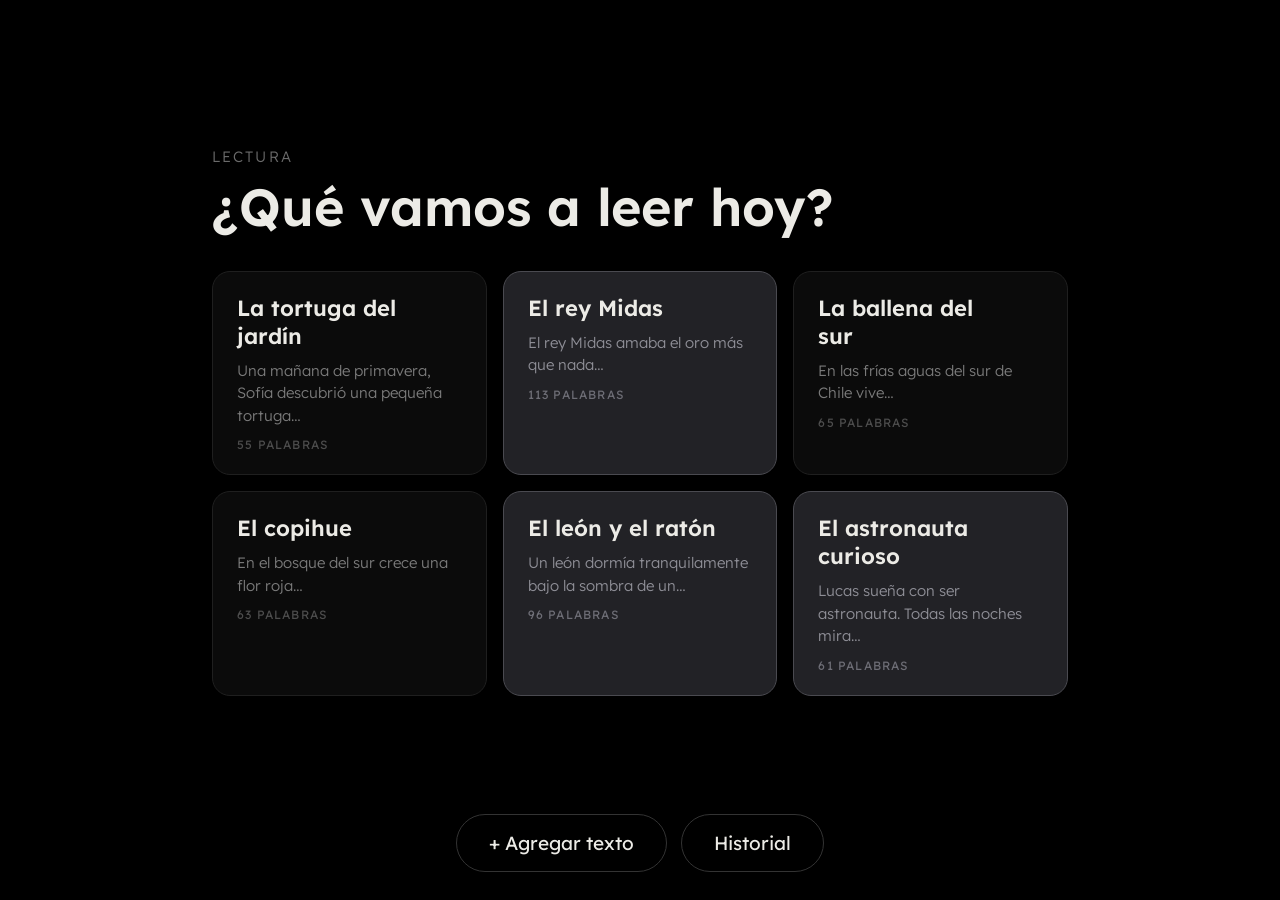
<file: index.html>
<!doctype html>
<html lang="es">
<head>
  <meta charset="utf-8">
  <meta name="viewport" content="width=device-width, initial-scale=1, viewport-fit=cover">
  <meta name="theme-color" content="#000000">
  <title>Lectura de párrafos</title>
  <link rel="preconnect" href="https://fonts.googleapis.com">
  <link rel="preconnect" href="https://fonts.gstatic.com" crossorigin>
  <link href="https://fonts.googleapis.com/css2?family=Lexend:wght@300;400;600&family=Andika:wght@400;700&display=swap" rel="stylesheet">
  <link rel="stylesheet" href="css/styles.css?v=17">
  <script>
    // Diagnóstico: si algo falla, el error se muestra en pantalla (útil en el iPad). Tocar para cerrar.
    (function () {
      function mostrar(texto) {
        var caja = document.getElementById('errores');
        if (!caja) {
          caja = document.createElement('div');
          caja.id = 'errores';
          caja.style.cssText = 'position:fixed;left:8px;right:8px;top:8px;z-index:99;padding:10px 12px;border:1px solid #e5484d;' +
            'border-radius:10px;background:#1a0505;color:#ffb4b4;font:13px/1.4 monospace;white-space:pre-wrap;max-height:40vh;overflow:auto';
          caja.onclick = function () { caja.remove(); };
          (document.body || document.documentElement).appendChild(caja);
        }
        caja.textContent += texto + '\n';
      }
      window.addEventListener('error', function (e) {
        var archivo = String(e.filename || '').split('/').pop();
        mostrar('Error: ' + e.message + (archivo ? ' (' + archivo + ':' + e.lineno + ')' : ''));
      });
      window.addEventListener('unhandledrejection', function (e) {
        mostrar('Error: ' + (e.reason && e.reason.message ? e.reason.message : e.reason));
      });
    })();
  </script>
</head>
<body>
  <nav class="pasos" aria-label="Etapas">
    <span data-paso="1" data-n="1">Mirar</span>
    <span data-paso="2" data-n="2">Practicar</span>
    <span data-paso="3" data-n="3">Frases</span>
    <span data-paso="4" data-n="4">Leer</span>
  </nav>

  <main id="vista"></main>
  <footer id="acciones"></footer>

  <div id="mic" class="mic" hidden title="Escuchando"></div>
  <div id="aviso" class="aviso" hidden></div>

  <!-- ?v= obliga al iPad a descargar la versión nueva (subir el número en cada cambio) -->
  <script src="js/analisis.js?v=17"></script>
  <script src="js/almacen.js?v=17"></script>
  <script src="js/textos.js?v=17"></script>
  <script src="js/cuento.js?v=17"></script>
  <script src="js/juegos/griego-base.js?v=17"></script>
  <script src="js/papel.js?v=17"></script>
  <script src="js/cuentos/astronauta.js?v=17"></script>
  <script src="js/cuentos/midas.js?v=17"></script>
  <script src="js/cuentos/leon-raton.js?v=17"></script>
  <script src="js/juegos/escalera.js?v=17"></script>
  <script src="js/juegos/muro.js?v=17"></script>
  <script src="js/juegos/muro-griego.js?v=17"></script>
  <script src="js/juegos/escalera-griega.js?v=17"></script>
  <script src="js/juegos/muro-cuerda.js?v=17"></script>
  <script src="js/juegos/escalera-piedras.js?v=17"></script>
  <script src="js/cuento-app.js?v=17"></script>
  <script src="js/app.js?v=17"></script>
</body>
</html>
</file>
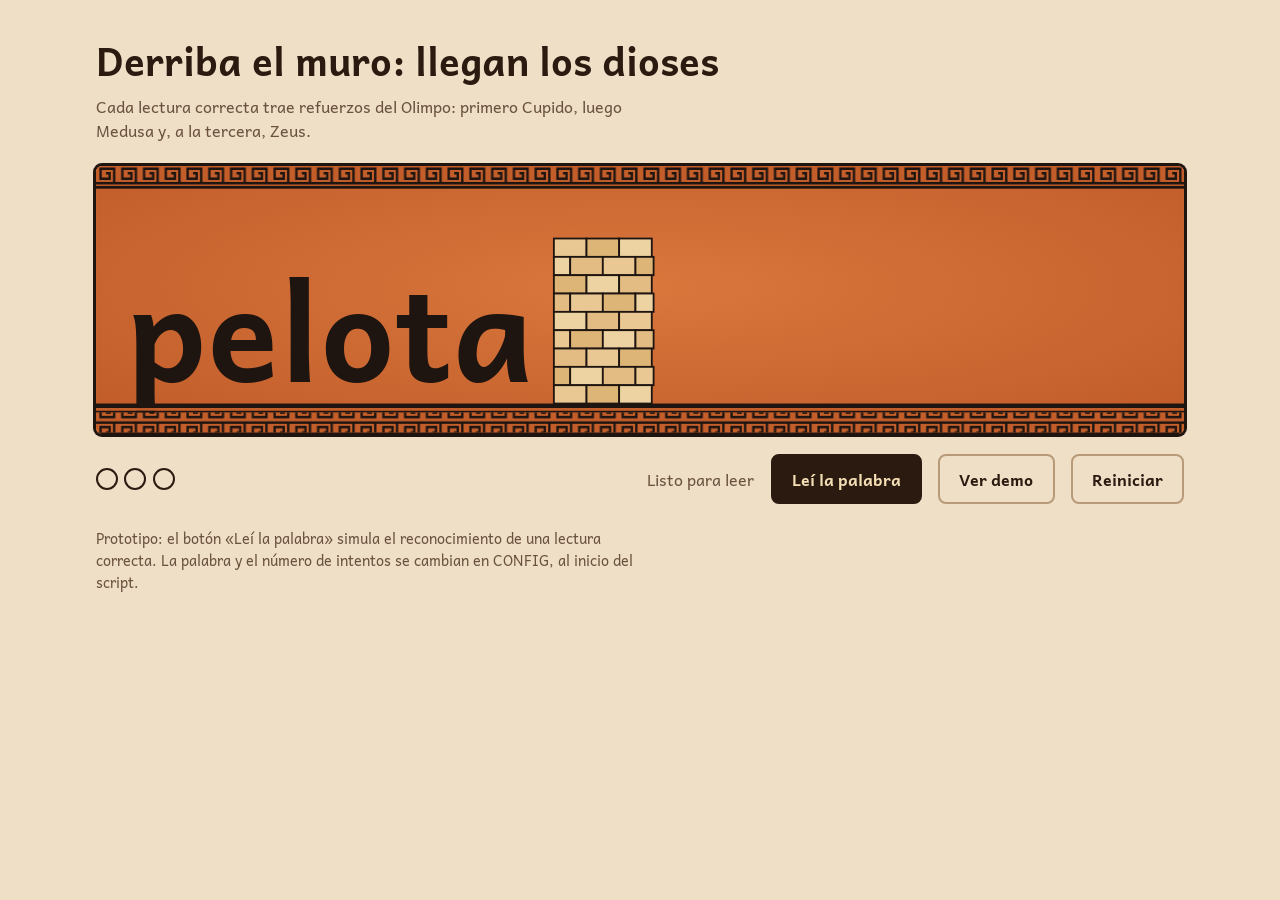
<file: Antecedentes/derriba-el-muro-dioses.html>
<!DOCTYPE html>
<html lang="es">
<head>
<meta charset="utf-8">
<meta name="viewport" content="width=device-width, initial-scale=1, viewport-fit=cover">
<title>Derriba el muro con dioses</title>
<link rel="preconnect" href="https://fonts.googleapis.com">
<link rel="preconnect" href="https://fonts.gstatic.com" crossorigin>
<link href="https://fonts.googleapis.com/css2?family=Andika:wght@400;700&display=swap" rel="stylesheet">
<style>
  :root {
    --page: #EEDFC6; --ink: #2A1A10; --muted: #6B5240;
    --btn-bg: #2A1A10; --btn-ink: #F3DDB3; --line: #B89A78; --accent: #A8321F;
    box-sizing: border-box;
    padding-top: env(safe-area-inset-top, 0px);
    padding-bottom: env(safe-area-inset-bottom, 0px);
  }
  @media (prefers-color-scheme: dark) {
    :root:not([data-theme="light"]) {
      --page: #1C130E; --ink: #F3DDB3; --muted: #C9AE88;
      --btn-bg: #F3DDB3; --btn-ink: #1E1410; --line: #5A4232; --accent: #D9573E;
    }
  }
  :root[data-theme="dark"] {
    --page: #1C130E; --ink: #F3DDB3; --muted: #C9AE88;
    --btn-bg: #F3DDB3; --btn-ink: #1E1410; --line: #5A4232; --accent: #D9573E;
  }
  html { scroll-padding-top: env(safe-area-inset-top, 0px); }
  *, *::before, *::after { box-sizing: inherit; }
  body {
    margin: 0; min-height: 100%;
    background: var(--page); color: var(--ink);
    font-family: "Andika", "Trebuchet MS", Verdana, sans-serif;
    line-height: 1.5;
  }
  main { max-width: 1120px; margin: 0 auto; padding: 2rem 1rem 3rem; }
  h1 { font-size: clamp(1.6rem, 4vw, 2.4rem); margin: 0 0 .25rem; font-weight: 700; }
  header p { margin: 0 0 1.5rem; color: var(--muted); max-width: 60ch; }
  .band { width: 100%; border-radius: 6px; overflow: hidden; line-height: 0;
          box-shadow: 0 0 0 3px #1E1410; }
  .band svg { width: 100%; height: auto; display: block; }
  .controls { display: flex; flex-wrap: wrap; align-items: center; gap: .75rem 1rem; margin-top: 1.25rem; }
  .tries { display: flex; gap: .4rem; margin-right: auto; align-items: center; }
  .tries span { width: 22px; height: 22px; border-radius: 50%; border: 2.5px solid var(--ink); transition: background .3s, transform .3s; }
  .tries span.on { background: var(--accent); border-color: var(--accent); transform: scale(1.1); }
  .status { min-width: 12ch; color: var(--muted); }
  button {
    font: inherit; font-weight: 700; font-size: 1rem; cursor: pointer;
    padding: .7rem 1.2rem; border-radius: 8px; border: 2px solid var(--btn-bg);
    background: var(--btn-bg); color: var(--btn-ink);
  }
  button.secondary { background: transparent; color: var(--ink); border-color: var(--line); }
  button:disabled { opacity: .45; cursor: default; }
  button:focus-visible { outline: 3px solid var(--accent); outline-offset: 3px; }
  .note { margin-top: 1.5rem; font-size: .9rem; color: var(--muted); max-width: 70ch; }
  .crack { fill: none; stroke: #1E1410; stroke-width: 3.5; stroke-linejoin: round; stroke-linecap: round;
           transition: stroke-dashoffset .28s ease-out, opacity .4s; }
</style>
</head>
<body>
<main>
  <header>
    <h1>Derriba el muro: llegan los dioses</h1>
    <p>Cada lectura correcta trae refuerzos del Olimpo: primero Cupido, luego Medusa y, a la tercera, Zeus.</p>
  </header>

  <div class="band">
    <svg id="scene" viewBox="0 0 1200 296" role="img" aria-label="Palabra junto a un muro que unos guerreros griegos intentan derribar">
      <defs>
        <radialGradient id="clay" cx="50%" cy="45%" r="75%">
          <stop offset="0" stop-color="#D9773D"/>
          <stop offset="1" stop-color="#BF5A28"/>
        </radialGradient>
        <pattern id="meander" width="24" height="22" patternUnits="userSpaceOnUse">
          <rect width="24" height="22" fill="#C35E2B"/>
          <path d="M0 19 H24 M20 19 V3 H5 V14 H15 V8 H11" fill="none" stroke="#1E1410" stroke-width="2.6"/>
        </pattern>
        <filter id="stone" color-interpolation-filters="sRGB">
          <feColorMatrix type="matrix" values="0.11 0.11 0.11 0 0.40  0.11 0.11 0.11 0 0.37  0.11 0.11 0.11 0 0.33  0 0 0 1 0"/>
        </filter>
      </defs>
      <rect width="1200" height="296" fill="url(#clay)"/>
      <rect id="sky" width="1200" height="296" fill="#1E1410" opacity="0"/>
      <rect y="0" width="1200" height="22" fill="url(#meander)"/>
      <rect y="22" width="1200" height="3" fill="#1E1410"/>
      <text id="word" x="34" y="238" font-family="Andika, 'Trebuchet MS', Verdana, sans-serif" font-weight="700" font-size="150" fill="#1E1410"></text>
      <g id="wall"><g id="bricks"></g><g id="cracks"></g></g>
      <g id="debris"></g>
      <g id="army"></g>
      <g id="gods"></g>
      <g id="fx"></g>
      <rect y="262" width="1200" height="5" fill="#1E1410"/>
      <rect y="267" width="1200" height="3" fill="#C35E2B"/>
      <rect y="270" width="1200" height="2" fill="#1E1410"/>
      <rect y="272" width="1200" height="22" fill="url(#meander)" transform="translate(0,566) scale(1,-1)"/>
      <rect y="294" width="1200" height="2" fill="#1E1410"/>
      <rect id="flash" width="1200" height="296" fill="#FFF3D6" opacity="0" pointer-events="none"/>
    </svg>
  </div>

  <div class="controls">
    <div class="tries" id="tries" aria-hidden="true"></div>
    <span class="status" id="status" aria-live="polite">Listo para leer</span>
    <button id="hit">Leí la palabra</button>
    <button id="demo" class="secondary">Ver demo</button>
    <button id="reset" class="secondary">Reiniciar</button>
  </div>
  <p class="note">Prototipo: el botón «Leí la palabra» simula el reconocimiento de una lectura correcta. La palabra y el número de intentos se cambian en CONFIG, al inicio del script.</p>
</main>

<script>
/* ================== CONFIGURACIÓN ================== */
const CONFIG = {
  word: 'pelota',   // palabra a practicar
  hitsToBreak: 3    // lecturas correctas necesarias para derribar el muro
};

/* ================== UTILIDADES ================== */
const NS = 'http://www.w3.org/2000/svg';
const GROUND = 262;
const WALL = { x: 505, y: 80, w: 110, h: 182 };
const WALL_RIGHT = WALL.x + WALL.w;
const START_X = 1270;
const LEFT_LIMIT = 498;
const reduceMotion = matchMedia('(prefers-reduced-motion: reduce)').matches;
const B = '#1E1410', C = '#F3DDB3', RED = '#A8321F', BK = '#3A2A1F';

const $ = id => document.getElementById(id);
const el = (tag, attrs = {}, parent) => {
  const n = document.createElementNS(NS, tag);
  for (const k in attrs) n.setAttribute(k, attrs[k]);
  if (parent) parent.appendChild(n);
  return n;
};
const rand = (a, b) => a + Math.random() * (b - a);
const lerp = (a, b, t) => a + (b - a) * t;
const clamp = (v, a, b) => Math.max(a, Math.min(b, v));
const f1 = v => v.toFixed(1);
const ease = {
  charge: t => 0.25 * t + 0.75 * t * t,
  outQuad: t => 1 - (1 - t) * (1 - t),
  inOutSine: t => -(Math.cos(Math.PI * t) - 1) / 2,
  walk: t => 0.2 * t * t + 0.8 * t
};
function tween(ms, fn, ez = t => t) {
  return new Promise(res => {
    const t0 = performance.now();
    const step = now => {
      const t = Math.min(1, (now - t0) / ms);
      fn(ez(t), t);
      t < 1 ? requestAnimationFrame(step) : res();
    };
    requestAnimationFrame(step);
  });
}
const wait = ms => new Promise(r => setTimeout(r, ms));

/* ================== PALABRA ================== */
const wordEl = $('word');
function fitWord() {
  wordEl.textContent = CONFIG.word;
  wordEl.setAttribute('font-size', 150);
  const w = wordEl.getBBox().width;
  if (w > 450) wordEl.setAttribute('font-size', f1(150 * 450 / w));
}

/* ================== MURO ================== */
const bricksG = $('bricks'), cracksG = $('cracks'), wallG = $('wall'), debrisG = $('debris'), fxG = $('fx');
const STONES = ['#E9C893', '#E2BC82', '#EDD3A2', '#DDB577'];
const CRACKS = [
  'M615,152 L601,158 L594,149 L580,166 L570,160 L556,177',
  'M601,158 L605,138 L594,125 L599,106',
  'M615,206 L601,201 L590,215 L575,209 L562,226',
  'M580,166 L566,149 L552,154 L540,139',
  'M590,215 L584,236 L572,244 L566,262'
];
let bricks = [], crackEls = [], debris = [], dust = [], shake = 0;

function buildWall() {
  bricksG.innerHTML = ''; cracksG.innerHTML = ''; debrisG.innerHTML = '';
  bricks = []; debris = [];
  const rows = 9, bh = WALL.h / rows, bw = 36;
  let i = 0;
  for (let r = 0; r < rows; r++) {
    const y0 = WALL.y + r * bh, off = r % 2 ? bw / 2 : 0;
    for (let x = WALL.x - off; x < WALL_RIGHT; x += bw) {
      const x0 = Math.max(x, WALL.x), x1 = Math.min(x + bw, WALL_RIGHT);
      if (x1 - x0 < 4) continue;
      const w = x1 - x0;
      const g = el('g', { transform: `translate(${x0 + w / 2},${y0 + bh / 2})` }, bricksG);
      el('rect', { x: -w / 2, y: -bh / 2, width: w, height: bh, fill: STONES[(i * 7 + r) % 4], stroke: B, 'stroke-width': 2 }, g);
      bricks.push({ g, cx: x0 + w / 2, cy: y0 + bh / 2, w, h: bh });
      i++;
    }
  }
  crackEls = CRACKS.map(d => {
    const p = el('path', { d, class: 'crack' }, cracksG);
    const len = p.getTotalLength();
    p.style.strokeDasharray = len; p.style.strokeDashoffset = len;
    return p;
  });
  cracksG.style.opacity = 1;
}
function loosen(b, vx, vy, vr, delay = 0) {
  bricks = bricks.filter(o => o !== b);
  debrisG.appendChild(b.g);
  debris.push({ ...b, x: b.cx, y: b.cy, vx, vy, vr, rot: 0, delay, resting: false });
}
function wallHit(final) {
  shake = reduceMotion ? 0 : (final ? 10 : 7);
  for (let i = 0; i < (final ? 30 : 18); i++) {
    spawnDust(WALL_RIGHT + rand(-2, 10), GROUND - Math.pow(Math.random(), 0.7) * WALL.h * 0.95,
              rand(20, final ? 220 : 140), rand(-90, 10), rand(3, final ? 11 : 7), rand(0.6, 1.1));
  }
  if (final) {
    cracksG.style.opacity = 0;
    [...bricks].forEach(b => {
      const top = 1 - (b.cy - WALL.y) / WALL.h;
      loosen(b, -rand(40, 200) * (0.4 + top), -rand(0, 160) * top, rand(-320, 320),
             ((WALL_RIGHT - b.cx) / WALL.w) * 0.12 + rand(0, 0.06));
    });
    return;
  }
  const n = CONFIG.hitsToBreak;
  const count = hits === 1 ? 1 : Math.round(1 + (CRACKS.length - 1) * (hits - 1) / Math.max(1, n - 2));
  crackEls.forEach((p, i) => { if (i < count) p.style.strokeDashoffset = 0; });
  if (hits >= 2) {
    bricks.filter(b => b.cx + b.w / 2 > WALL_RIGHT - 1 && b.cy > 120 && b.cy < 230)
      .sort(() => Math.random() - 0.5).slice(0, hits - 1)
      .forEach(b => loosen(b, rand(40, 90), rand(-60, 0), rand(-120, 120)));
  }
}

/* ================== PARTÍCULAS ================== */
function spawnDust(x, y, vx, vy, r, max) {
  const c = el('circle', { fill: C }, fxG);
  dust.push({ c, x, y, vx, vy, r, life: 0, max });
}
const STAR = 'M0,-5 L1.5,-1.5 L5,-1.5 L2.2,0.8 L3.2,4.5 L0,2.3 L-3.2,4.5 L-2.2,0.8 L-5,-1.5 L-1.5,-1.5Z';

/* ================== PERSONAJES ================== */
/* Cinco hoplitas con proporciones y carácter propios, mismo estilo de figuras negras. */
const CHARS = [
  { name: 'Leandro, el capitán', T: 34, S: 34, H: 44, W: 24, hs: 1.00, R: 28, crest: 'big',   crestCol: RED, emblem: 0, spear: 1.0,  stride: 150, hunch: 0,  bounce: 1.0 },
  { name: 'Teo, el larguirucho', T: 44, S: 44, H: 48, W: 19, hs: 0.92, R: 25, crest: 'long',  crestCol: B,   emblem: 3, spear: 1.15, stride: 195, hunch: -3, bounce: 0.8 },
  { name: 'Pipo, el pequeño',    T: 21, S: 21, H: 32, W: 20, hs: 1.06, R: 21, crest: 'tall',  crestCol: RED, emblem: 2, spear: 0.8,  stride: 80,  hunch: 0,  bounce: 1.4 },
  { name: 'Néstor, el veterano', T: 30, S: 31, H: 41, W: 24, hs: 1.00, R: 27, crest: 'droop', crestCol: B,   emblem: 4, spear: 1.0,  stride: 120, hunch: -9, bounce: 0.9, beard: 1, limp: 1 },
  { name: 'Dimas, el grandote',  T: 25, S: 25, H: 44, W: 30, hs: 1.08, R: 31, crest: 'short', crestCol: RED, emblem: 1, spear: 0.95, stride: 105, hunch: 0,  bounce: 1.5, belly: 1, waddle: 1 }
];
CHARS.forEach(c => { c.hipY = (c.T + c.S) * 0.97; c.scx = -c.W * 0.45 - c.R * 0.3; c.scy = -c.H * 0.55; });

const EMBLEMS = [
  `<circle r="5" fill="${C}"/><g stroke="${C}" stroke-width="1.6">` + [0,45,90,135,180,225,270,315].map(a => `<line y1="-8" y2="-12" transform="rotate(${a})"/>`).join('') + '</g>',
  `<path d="M3,-9 A9.5,9.5 0 1,0 3,9 A7,7 0 1,1 3,-9 Z" fill="${C}"/>`,
  `<circle cy="-6" r="3" fill="${C}"/><circle cx="-5.5" cy="4" r="3" fill="${C}"/><circle cx="5.5" cy="4" r="3" fill="${C}"/>`,
  `<path d="M-10,4 L-5,-5 L0,4 L5,-5 L10,4" fill="none" stroke="${C}" stroke-width="2.4" stroke-linejoin="round"/>`,
  `<circle r="7" fill="none" stroke="${C}" stroke-width="2"/><circle r="2.8" fill="${C}"/>`
];
const CRESTS = {
  big:   'M-12,-28 Q4,-53 30,-32 Q34,-22 27,-9 Q22,-28 6,-33 Q-4,-34 -12,-28 Z',
  long:  'M-10,-28 Q6,-50 42,-30 Q48,-20 41,-5 Q30,-26 8,-33 Q-2,-34 -10,-28 Z',
  tall:  'M-8,-29 Q0,-62 22,-41 Q27,-31 22,-18 Q16,-34 6,-34 Q-2,-34 -8,-29 Z',
  droop: 'M-10,-28 Q8,-44 26,-26 Q30,-14 24,1 Q18,-22 6,-32 Q-2,-34 -10,-28 Z',
  short: 'M-8,-27 Q4,-42 20,-30 Q22,-22 18,-16 Q14,-28 4,-31 Q-2,-31 -8,-27 Z'
};

function legSVG(T, S, wf, fill) {
  const a = 6.5 * wf, b = 5 * wf, c = 4.6 * wf;
  return `<path d="M${-a},-3 L${a},-3 L${b},${T} L${-b},${T} Z" fill="${fill}" stroke="${C}" stroke-width=".7"/>
    <g class="shin"><circle r="${b + 0.4}" fill="${fill}"/>
      <path d="M${-b},0 L${b},0 L${c},${S - 7} L${-c},${S - 7} Z" fill="${fill}" stroke="${C}" stroke-width=".7"/>
      <path d="M${-c},${S - 8} L${c},${S - 8} L${c},${S} L-17,${S} L-15,${S - 4} Z" fill="${fill}"/>
      <path d="M${-c + 1},${S * 0.35} Q0,${S * 0.42} ${c - 1},${S * 0.35}" stroke="${C}" stroke-width="1.1" fill="none"/>
    </g>`;
}

function buildWarrior(c, idx, parent) {
  const wf = c.belly ? 1.35 : (c.W < 20 ? 0.85 : 1);
  const hw = c.W / 2, H = c.H, L = 150 * c.spear;
  const pleats = [-0.7, -0.25, 0.2, 0.65].map(k => `M${f1(k * hw * 2)},-2 L${f1(k * hw * 2.2)},12`).join(' ');
  const strand = c.crestCol === B ? C : B;
  const root = el('g', {}, parent);
  root.innerHTML = `
  <g class="body">
    <g class="legB">${legSVG(c.T, c.S, wf, BK)}</g>
    <g class="torso">
      <g class="arm">
        <polyline points="0,0 7,14 -1,25" fill="none" stroke="${B}" stroke-width="${6 * wf}" stroke-linecap="round" stroke-linejoin="round"/>
        <g class="spear">
          <line y1="${f1(0.35 * L)}" y2="${f1(-0.65 * L)}" stroke="${B}" stroke-width="3.2" stroke-linecap="round"/>
          <path d="M-4.5,${f1(-0.65 * L + 2)} L0,${f1(-0.65 * L - 18)} L4.5,${f1(-0.65 * L + 2)} Z" fill="${B}"/>
        </g>
        <circle cx="-1" cy="25" r="${4.2 * wf}" fill="${B}"/>
      </g>
      <path d="M${-hw * 0.85},2 L${hw * 0.85},2 L${hw * 1.05},${-H} Q0,${-H - 6} ${-hw * 0.95},${-H} Z" fill="${B}"/>
      ${c.belly ? `<g class="belly"><ellipse cx="${-hw * 0.5}" cy="${-H * 0.36}" rx="${hw * 0.95}" ry="${H * 0.33}" fill="${B}"/>
        <path d="M${-hw * 1.2},${-H * 0.5} Q${-hw * 1.5},${-H * 0.3} ${-hw * 1.1},${-H * 0.1}" fill="none" stroke="${C}" stroke-width="1.1"/></g>` : ''}
      <path d="M${-hw * 0.6},${-H * 0.82} Q${hw * 0.1},${-H * 0.62} ${hw * 0.8},${-H * 0.8}" fill="none" stroke="${C}" stroke-width="1.2"/>
      <rect x="-3" y="${-H - 5}" width="9" height="9" fill="${B}"/>
      <g class="head">
        ${c.beard ? `<path d="M-15,0 Q-20,14 -9,20 Q-1,20 3,6 L-6,3 Z" fill="${B}"/>
          <path d="M-13,6 Q-15,11 -11,16 M-8,7 Q-10,12 -6,17" fill="none" stroke="${C}" stroke-width="1"/>` : ''}
        <path d="M-15,4 L-17,-10 Q-16,-26 0,-27 Q15,-26 15,-10 L14,2 Q10,10 4,6 L2,-4 L-6,-4 L-7,6 Z" fill="${B}" stroke="${C}" stroke-width=".6"/>
        <path d="M-15,-12 Q-10,-15 -4,-12" fill="none" stroke="${C}" stroke-width="2.2"/>
        <circle cx="-10.5" cy="-12.6" r="1.5" fill="${B}"/>
        <rect x="0" y="-32" width="4" height="6" fill="${B}"/>
        <g class="crest">
          <path d="${CRESTS[c.crest]}" fill="${c.crestCol}" stroke="${B}" stroke-width="1.2"/>
          <path d="M-4,-35 Q9,-43 23,-30 M0,-38 Q12,-44 27,-25" fill="none" stroke="${strand}" stroke-width=".8" opacity=".6"/>
        </g>
      </g>
    </g>
    <g class="legF">${legSVG(c.T, c.S, wf, B)}</g>
    <g class="skirt">
      <path d="M${-hw * 1.15},14 L${hw * 1.15},14 L${hw * 0.95},-6 L${-hw * 0.95},-6 Z" fill="${B}" stroke="${C}" stroke-width=".7"/>
      <path d="M${-hw * 0.95},-4 L${hw * 0.95},-4 ${pleats}" stroke="${C}" stroke-width="1.1"/>
    </g>
    <g class="shield"><g transform="translate(${f1(c.scx)},${f1(c.scy)})">
      <circle r="${c.R}" fill="${B}" stroke="${C}" stroke-width="2"/>
      <circle r="${f1(c.R * 0.78)}" fill="none" stroke="${C}" stroke-width="1"/>
      <g transform="scale(${f1(c.R / 27)})">${EMBLEMS[c.emblem]}</g>
    </g></g>
  </g>`;
  const q = s => root.querySelector(s);
  return {
    c, idx, root, body: q('.body'), legB: q('.legB'), legF: q('.legF'),
    shinB: q('.legB .shin'), shinF: q('.legF .shin'), torso: q('.torso'), arm: q('.arm'),
    spearG: q('.spear'), head: q('.head'), crestG: q('.crest'), skirt: q('.skirt'),
    shield: q('.shield'), bellyG: q('.belly'),
    // estado animable
    x: START_X + 300, prevX: START_X + 300, facing: 1, look: 1, ph: rand(0, 6), amp: 0, gait: null,
    lean: 0, headTilt: 0, wob: 0, armAng: 0, spearAng: 0, shieldDrop: 0, shieldRot: 0, jump: 0,
    // muelles (movimiento secundario)
    sq: 0, sqV: 0, push: 0, pushV: 0, crest: 0, crestV: 0, belly: 0, bellyV: 0,
    by: 0, byV: 0, t: rand(0, 10), lastStep: 0
  };
}

/* Andares: correr, caminar derrotado, marchar orgulloso */
const RUN   = { thigh: 42, knee0: 12, knee: 72, bob: 6,   arm: 20, waddle: 4, sm: 1,    dust: true };
const SAD   = { thigh: 15, knee0: 6,  knee: 22, bob: 1.8, arm: 5,  waddle: 6, sm: 0.42 };
const MARCH = { thigh: 30, knee0: 8,  knee: 42, bob: 5,   arm: 12, waddle: 4, sm: 0.62 };

const armyG = $('army');
const warriors = [];
for (let i = CHARS.length - 1; i >= 0; i--) warriors[i] = buildWarrior(CHARS[i], i, armyG);
warriors.forEach(w => { w.gait = SAD; });

/* Formación: cada uno queda pegado a la espalda del de delante */
const TARGETS = [];
CHARS.forEach((c, i) => {
  const front = c.scx - c.R;
  if (i === 0) TARGETS[0] = WALL_RIGHT - front - 1;
  else { const p = CHARS[i - 1]; TARGETS[i] = TARGETS[i - 1] + p.W * 0.6 + 6 - front - 6; }
});

function updateWarrior(w, dt) {
  if (w.frozen) {   // petrificado: queda como estatua, solo se mueve (o lo arrastran)
    w.root.setAttribute('transform', `translate(${f1(w.x)},${f1(GROUND - w.jump)}) rotate(${f1(w.tilt || 0)}) scale(${w.facing},1)`);
    w.prevX = w.x; return;
  }
  const c = w.c, g = w.gait;
  w.t += dt;
  const dx = w.x - w.prevX; w.prevX = w.x;
  const vx = dx / dt;
  w.ph += Math.abs(dx) / (c.stride * g.sm) * Math.PI * 2;

  // muelles: squash & stretch, empujones, cresta y barriga con inercia
  w.sqV += (-320 * w.sq - 15 * w.sqV) * dt; w.sq += w.sqV * dt;
  w.pushV += (-220 * w.push - 14 * w.pushV) * dt; w.push += w.pushV * dt;

  const a = w.amp, ph = w.ph, s = Math.sin(ph), co = Math.cos(ph);
  const limp = c.limp && g !== RUN;
  let bob = -a * g.bob * c.bounce * Math.abs(co);
  if (limp) bob += a * 3.5 * Math.max(0, -s);
  const breath = Math.sin(w.t * 2.4 + w.idx * 1.7) * 1.3 * (1 - a);
  const by = bob - w.jump;
  const byV = (by - w.by) / dt, byA = (byV - w.byV) / dt;
  w.by = by; w.byV = byV;

  const fwd = -vx * Math.sign(w.facing || 1);
  const crestT = clamp(fwd * 0.03, -8, 26) + clamp(-byV * 0.04, -12, 12);
  w.crestV += (120 * (crestT - w.crest) - 9 * w.crestV) * dt; w.crest += w.crestV * dt;
  w.bellyV += (-260 * w.belly - 10 * w.bellyV + clamp(-byA * 0.012, -400, 400)) * dt;
  w.belly = clamp(w.belly + w.bellyV * dt, -5, 5);

  // polvo de las pisadas al correr
  if (g.dust && a > 0.6) {
    const step = Math.floor(ph / Math.PI);
    if (step !== w.lastStep) {
      w.lastStep = step;
      spawnDust(w.x + w.push + 6, GROUND - 2, rand(30, 80), rand(-30, -10), rand(2, 4), rand(0.3, 0.5));
    }
  }

  // pose
  const kneeF = -a * (g.knee0 + g.knee * Math.pow(Math.max(0, co), 1.4));
  const kneeB = -a * (g.knee0 + g.knee * Math.pow(Math.max(0, -co), 1.4));
  const thF = a * g.thigh * s, thB = -a * g.thigh * s * (limp ? 0.55 : 1);
  const sway = (c.waddle || 0) * a * g.waddle * s;
  const lean = c.hunch + w.lean + sway + breath * 0.6;
  const fx = w.facing * (1 - 0.2 * w.sq), sy = 1 + 0.12 * w.sq;

  w.root.setAttribute('transform', `translate(${f1(w.x + w.push)},${f1(GROUND - w.jump)}) scale(${fx.toFixed(3)},${sy.toFixed(3)})`);
  w.body.setAttribute('transform', `translate(0,${f1(-c.hipY + bob + breath * 0.4)})`);
  w.legF.setAttribute('transform', `rotate(${f1(thF)})`);
  w.legB.setAttribute('transform', `rotate(${f1(thB)})`);
  w.shinF.setAttribute('transform', `translate(0,${c.T}) rotate(${f1(kneeF)})`);
  w.shinB.setAttribute('transform', `translate(0,${c.T}) rotate(${f1(kneeB)})`);
  w.torso.setAttribute('transform', `rotate(${f1(lean)})`);
  w.skirt.setAttribute('transform', `rotate(${f1(lean * 0.5)})`);
  w.arm.setAttribute('transform', `translate(${f1(c.W * 0.15)},${-c.H + 7}) rotate(${f1(w.armAng + a * g.arm * s)})`);
  w.spearG.setAttribute('transform', `translate(-1,25) rotate(${f1(w.spearAng + a * g.arm * 0.3 * s)})`);
  w.head.setAttribute('transform', `translate(2,${-c.H - 1}) rotate(${f1(w.headTilt + w.wob + a * 2 * Math.sin(2 * ph))}) scale(${(w.look * c.hs).toFixed(3)},${c.hs})`);
  w.crestG.setAttribute('transform', `rotate(${f1(w.crest)} 2 -27)`);
  if (w.bellyG) w.bellyG.setAttribute('transform', `translate(0,${f1(w.belly)})`);
  const drop = w.shieldDrop + w.belly * 0.6 + a * 1.5 * Math.cos(2 * ph);
  w.shield.setAttribute('transform', `rotate(${f1(lean)}) translate(0,${f1(drop)}) rotate(${f1(w.shieldRot - a * g.arm * 0.25 * s)} ${f1(c.scx)} ${f1(c.scy)})`);
}

/* ================== HERRAMIENTAS DE ANIMACIÓN ================== */
function tw(w, props, ms, ez = ease.inOutSine) {
  const from = {};
  for (const k in props) from[k] = w[k];
  return tween(ms, e => { for (const k in props) w[k] = lerp(from[k], props[k], e); }, ez);
}
function moveTo(w, x, ms, ez = t => t) {
  const from = w.x;
  return tween(ms, e => { w.x = lerp(from, x, e); }, ez);
}
async function hop(w, h, ms) {
  w.sqV -= 7;                                   // se estira al despegar
  await tween(ms, (e, t) => { w.jump = h * Math.sin(Math.PI * t); });
  w.jump = 0; w.sq = Math.max(w.sq, 0.6); w.bellyV += 70; w.crestV += 120;   // aplasta al aterrizar
}
async function turn(w, to) {
  const from = w.facing;
  w.sqV -= 3;
  await tween(240, (e, t) => { w.facing = lerp(from, to, ease.inOutSine(t)); w.jump = 6 * Math.sin(Math.PI * t); });
  w.jump = 0; w.facing = to;
}
function stars(w, ms) {
  const g = el('g', {}, fxG);
  const st = [0, 1, 2].map(() => el('path', { d: STAR, fill: C, stroke: B, 'stroke-width': 0.8 }, g));
  const c = w.c;
  return tween(ms, (e, t) => {
    const topY = GROUND - c.hipY - c.H - 36 * c.hs - w.jump;
    st.forEach((s, k) => {
      const ang = t * Math.PI * 5 + k * 2.09;
      s.setAttribute('transform', `translate(${f1(w.x + w.push + Math.cos(ang) * 18)},${f1(topY + Math.sin(ang) * 5)}) scale(${(0.9 + 0.25 * Math.sin(ang)).toFixed(2)})`);
    });
    g.setAttribute('opacity', t > 0.75 ? ((1 - t) / 0.25).toFixed(2) : 1);
  }).then(() => g.remove());
}

/* ================== GUION ================== */
// [retraso de salida, duración de la carrera]: cada uno llega a su ritmo
const RUN_T = [[0, 1150], [150, 1120], [40, 1380], [260, 1420], [330, 1520]];

async function charge(w, i, final) {
  const [delay, dur] = RUN_T[i];
  Object.assign(w, { x: START_X + i * 55 + rand(0, 30), facing: 1, look: 1, gait: RUN, amp: 1, lean: -12,
                     headTilt: -5, wob: 0, armAng: -8, spearAng: -16, shieldDrop: 0, shieldRot: -4, jump: 0 });
  w.prevX = w.x;
  await wait(delay);
  const tx = TARGETS[i];
  // anticipación: en el último tramo se lanzan hacia delante
  wait(dur * 0.75).then(() => { w.sqV -= 5; tw(w, { lean: -24, headTilt: -12, shieldRot: -12 }, dur * 0.25, ease.outQuad); });
  await moveTo(w, tx, dur, ease.charge);
  impact(w, i, final);
  tw(w, { amp: 0 }, 220, ease.outQuad);
  if (final && i === 0) {
    tw(w, { lean: -30 }, 180);
    await moveTo(w, tx - 34, 340, ease.outQuad);          // tropieza hacia el hueco
    await tw(w, { lean: -4, headTilt: 0, shieldRot: 0 }, 350, ease.outQuad);
  } else {
    tw(w, { lean: 10, headTilt: 8, shieldRot: 10 }, 160, ease.outQuad)
      .then(() => tw(w, { lean: 0, headTilt: 0, shieldRot: 0 }, 420));
    await moveTo(w, tx + 12 + rand(0, 10), 220, ease.outQuad);   // rebote
  }
}

function impact(w, i, final) {
  w.sq = 1; w.sqV = 0; w.bellyV += 90; w.crestV += 260;
  if (i === 0) wallHit(final);
  else {
    const f = warriors[i - 1];                // choca con la espalda del compañero
    f.pushV -= 160; f.sq = Math.max(f.sq, 0.45); f.crestV += 150;
    if (!final && !reduceMotion) shake = Math.max(shake, 2.5);
  }
}

// Derrotados: cada uno reacciona y se retira a su manera
const RETREAT = [
  { delay: 750, dur: 2400, head: -16, looks: [0.45] },        // capitán: aturdido, mira atrás una vez
  { delay: 420, dur: 2500, head: -12, looks: [0.25, 0.65] },  // larguirucho: no deja de mirar el muro
  { delay: 260, dur: 1900, head: -26, looks: [] },            // pequeño: cabizbajo, pasitos rápidos
  { delay: 140, dur: 3000, head: -14, looks: [], pause: 0.5 },// veterano: cojea y se para a resoplar
  { delay: 0,   dur: 2600, head: -15, looks: [0.55] }         // grandote: bamboleo y mirada de reojo
];
async function retreat(w, i) {
  const r = RETREAT[i];
  const react = [
    () => tween(900, (e, t) => { w.wob = Math.sin(t * Math.PI * 6) * 12 * (1 - t); }),
    () => tw(w, { headTilt: 16 }, 300).then(() => tw(w, { headTilt: -6 }, 450)),
    async () => { await hop(w, 8, 200); await hop(w, 5, 170); },
    () => tw(w, { lean: -16, headTilt: -10 }, 500),
    () => tw(w, { lean: 6, headTilt: 8 }, 300).then(() => tw(w, { lean: 0, headTilt: -4 }, 350))
  ];
  react[i]();
  await wait(r.delay);
  await turn(w, -1);
  w.gait = SAD; w.amp = 0;
  tw(w, { amp: 1, lean: -10, headTilt: r.head, wob: 0, armAng: -10, spearAng: 42, shieldDrop: 14, shieldRot: 20 }, 450);
  r.looks.forEach(p => wait(r.dur * p).then(async () => {
    await tw(w, { look: -1, headTilt: -2 }, 260);
    await wait(i === 0 ? 650 : 500);
    await tw(w, { look: 1, headTilt: r.head }, 300);
  }));
  const end = START_X + 80;
  if (r.pause) {
    const mid = w.x + (end - w.x) * r.pause;
    await moveTo(w, mid, r.dur * r.pause, ease.walk);
    await tw(w, { amp: 0, lean: -22, headTilt: -20 }, 300);       // resopla
    await wait(380);
    w.sqV -= 3;
    await tw(w, { amp: 1, lean: -12, headTilt: r.head }, 300);
    await moveTo(w, end, r.dur * (1 - r.pause));
  } else await moveTo(w, end, r.dur, ease.walk);
  w.amp = 0;
}

// Victoria: cada uno celebra con su personalidad
async function celebrate(w, i) {
  w.amp = 0;
  if (i === 0) {
    await tw(w, { armAng: -155, spearAng: 150, headTilt: 10, lean: 4 }, 280, ease.outQuad);
    for (let k = 0; k < 3; k++)
      await Promise.all([hop(w, 14, 260), tw(w, { armAng: -172 }, 130).then(() => tw(w, { armAng: -150 }, 130))]);
  } else if (i === 1) {
    await tw(w, { lean: -6 }, 160); w.sq = 0.5; await wait(120);
    await Promise.all([hop(w, 36, 560), tw(w, { armAng: -160, spearAng: 160, headTilt: 12 }, 300)]);
    await tween(500, (e, t) => { w.armAng = -160 + Math.sin(t * Math.PI * 4) * 14; });
  } else if (i === 2) {
    tw(w, { armAng: -150, spearAng: 145, headTilt: 12 }, 200);
    for (let k = 0; k < 4; k++) await hop(w, 22, 230);
  } else if (i === 3) {
    await wait(250);
    await tw(w, { armAng: -120, spearAng: 120, headTilt: 14, lean: -2 }, 600);
    await hop(w, 6, 220);
    await tw(w, { lean: -14, headTilt: 2 }, 500);            // ¡ay, la espalda!
  } else {
    await wait(120);
    await hop(w, 12, 330); await hop(w, 14, 340);
    await tw(w, { armAng: -130, spearAng: 130, headTilt: 10 }, 300);
  }
}
const MARCH_T = [
  { delay: 500, dur: 2200, looks: [0.4] }, { delay: 300, dur: 2000, looks: [0.6] },
  { delay: 150, dur: 1700, looks: [] },    { delay: 200, dur: 2600, looks: [0.3] },
  { delay: 0,   dur: 2300, looks: [] }
];
async function marchOff(w, i) {
  const m = MARCH_T[i];
  await wait(m.delay);
  await turn(w, -1);
  w.gait = MARCH; w.amp = 0;
  tw(w, { amp: 1, lean: i === 3 ? -4 : 5, headTilt: 8, armAng: -6, spearAng: 2, shieldDrop: 0, shieldRot: 0 }, 400);
  m.looks.forEach(p => wait(m.dur * p).then(async () => {
    await tw(w, { look: -1 }, 240); await wait(500); await tw(w, { look: 1 }, 260);
  }));
  await moveTo(w, START_X + 80, m.dur);
  w.amp = 0;
}

/* ================== DIOSES Y EFECTOS (variación cómica) ================== */
const svgEl = $('scene'), godsG = $('gods'), skyEl = $('sky'), flashEl = $('flash');
const GOLD = '#F2C14E', GLOW = '#FFF3B0';
const HEART = 'M0,3 C-6,-3 -3,-8 0,-4 C3,-8 6,-3 0,3Z';
const decel = t => 1 - Math.pow(1 - t, 2.2);
const TEAM_X = [950, 1010, 900, 1075, 1140];   // dónde se colocan los cinco detrás del dios

let fxItems = [];   // efectos con actualización propia (corazones, chispas…)
function addFx(fn) { fxItems.push(fn); }
function centerOf(node) {
  const r = node.getBoundingClientRect(), p = svgEl.createSVGPoint();
  p.x = r.x + r.width / 2; p.y = r.y + r.height / 2;
  return p.matrixTransform(svgEl.getScreenCTM().inverse());
}

function hearts(x, y, n, spread = 14) {
  for (let i = 0; i < n; i++) {
    const h = el('path', { d: HEART, fill: RED, stroke: B, 'stroke-width': .6 }, fxG);
    const p = { x: x + rand(-spread, spread), y: y + rand(-6, 6), vy: rand(-70, -35), ph: rand(0, 6), s: rand(1.3, 2.3), life: 0, max: rand(1, 1.6) };
    addFx(dt => {
      p.life += dt;
      if (p.life > p.max) { h.remove(); return false; }
      p.y += p.vy * dt; p.ph += dt * 5;
      const k = p.life / p.max, sc = p.s * (k < .15 ? k / .15 : 1);
      h.setAttribute('transform', `translate(${f1(p.x + Math.sin(p.ph) * 6)},${f1(p.y)}) scale(${sc.toFixed(2)})`);
      h.setAttribute('opacity', (1 - Math.max(0, (k - .6) / .4)).toFixed(2));
      return true;
    });
  }
}
function heartTrail(getPos, ms, every) {
  let t = 0, acc = 0;
  addFx(dt => {
    t += dt; acc += dt;
    if (t > ms / 1000) return false;
    if (acc > every) { acc = 0; const [x, y] = getPos(); hearts(x, y, 1, 8); }
    return true;
  });
}
function sparks(node, ms) {
  let t = 0, acc = 0;
  addFx(dt => {
    t += dt; acc += dt;
    if (t > ms / 1000) return false;
    if (acc > .05) {
      acc = 0;
      const c = centerOf(node), s = el('path', { d: STAR, fill: GLOW, stroke: B, 'stroke-width': .5 }, fxG);
      const p = { x: c.x + rand(-18, 18), y: c.y + rand(-18, 18), life: 0 };
      addFx(d2 => {
        p.life += d2;
        if (p.life > .35) { s.remove(); return false; }
        s.setAttribute('transform', `translate(${f1(p.x)},${f1(p.y)}) rotate(${f1(p.life * 400)}) scale(${(1.5 * (1 - p.life / .35)).toFixed(2)})`);
        return true;
      });
    }
    return true;
  });
}
function skid(x) {
  for (let i = 0; i < 7; i++) spawnDust(x + rand(0, 22), GROUND - 3, rand(40, 120), rand(-40, -10), rand(2, 5), rand(.3, .6));
}

/* Globo de diálogo: la cola apunta a la cabeza de quien habla (hx) */
function say(hx, y, text, ms = 1400) {
  const g = el('g', {}, fxG);
  const t = el('text', { x: 0, y: 7, 'text-anchor': 'middle', 'font-family': "Andika, 'Trebuchet MS', sans-serif", 'font-weight': 700, 'font-size': 21, fill: B }, g);
  t.textContent = text;
  const w = t.getBBox().width + 26;
  let cx = hx + w / 2 - 22;
  cx = Math.min(cx, 1192 - w / 2);
  const tx = clamp(hx - cx, -w / 2 + 14, w / 2 - 14);
  g.insertBefore(el('path', { d: `M${f1(tx - 7)},12 L${f1(tx - 3)},30 L${f1(tx + 8)},12 Z`, fill: C, stroke: B, 'stroke-width': 2.5, 'stroke-linejoin': 'round' }), t);
  g.insertBefore(el('rect', { x: f1(-w / 2), y: -17, width: f1(w), height: 34, rx: 17, fill: C, stroke: B, 'stroke-width': 2.5 }), t);
  g.insertBefore(el('path', { d: `M${f1(tx - 5)},16 L${f1(tx + 6)},16`, stroke: C, 'stroke-width': 4 }), t);
  tween(220, (e, k) => {
    const sc = k < .7 ? k / .7 * 1.1 : 1.1 - (k - .7) / .3 * .1;
    g.setAttribute('transform', `translate(${f1(cx)},${y}) scale(${sc.toFixed(3)})`);
  });
  wait(ms).then(() => tween(200, e => g.setAttribute('opacity', (1 - e).toFixed(2)))).then(() => g.remove());
}

/* Flechas de Cupido (punta de corazón) */
function arrowSVG(parent) {
  const g = el('g', {}, parent);
  g.innerHTML = `<line x1="2" y1="0" x2="38" y2="0" stroke="${B}" stroke-width="2.4" stroke-linecap="round"/>
    <path d="M33,0 L41,-5 L39,0 L41,5 Z" fill="${RED}" stroke="${B}" stroke-width=".6"/>
    <path d="${HEART}" transform="rotate(90) scale(1.5)" fill="${RED}" stroke="${B}" stroke-width=".7"/>`;
  return g;
}
function flyArrow(x1, y1, x2, y2, arc = 20) {
  const g = arrowSVG(fxG);
  const ms = Math.max(260, Math.hypot(x2 - x1, y2 - y1) / 1.1);
  let px = x1, py = y1;
  return tween(ms, (e, t) => {
    const x = lerp(x1, x2, t), y = lerp(y1, y2, t) - arc * Math.sin(Math.PI * t);
    if (t > 0) g.setAttribute('transform', `translate(${f1(x)},${f1(y)}) rotate(${f1(Math.atan2(y - py, x - px) * 180 / Math.PI + 180)})`);
    px = x; py = y;
  }).then(() => g);
}

/* Rayo de Zeus */
function lightning(x1, y1, x2, y2) {
  const g = el('g', {}, fxG);
  const dx = x2 - x1, dy = y2 - y1, len = Math.hypot(dx, dy), nx = -dy / len, ny = dx / len, N = 9;
  const pts = [];
  for (let i = 0; i <= N; i++) {
    const off = i === 0 || i === N ? 0 : rand(-24, 24);
    pts.push([x1 + dx * i / N + nx * off, y1 + dy * i / N + ny * off]);
  }
  const bp = [pts[4], [pts[4][0] - 40, pts[4][1] + rand(30, 50)], [pts[4][0] - 55, pts[4][1] + rand(60, 80)]];
  for (const set of [pts, bp]) {
    const d = set.map(p => p.map(f1).join(',')).join(' ');
    el('polyline', { points: d, fill: 'none', stroke: GOLD, 'stroke-width': set === pts ? 11 : 6, 'stroke-linejoin': 'round', 'stroke-linecap': 'round' }, g);
    el('polyline', { points: d, fill: 'none', stroke: '#FFFDF2', 'stroke-width': set === pts ? 4 : 2, 'stroke-linejoin': 'round', 'stroke-linecap': 'round' }, g);
  }
  tween(560, (e, t) => {
    const on = [1, .15, 1, .45, 1, .85][Math.min(5, Math.floor(t * 6))];
    g.setAttribute('opacity', (on * (t > .8 ? (1 - t) / .2 : 1)).toFixed(2));
  }).then(() => g.remove());
}

/* Grietas sin golpe (para flechas y mirada) */
function crack() {
  const n = CONFIG.hitsToBreak;
  const count = hits === 1 ? 1 : Math.round(1 + (CRACKS.length - 1) * (hits - 1) / Math.max(1, n - 2));
  crackEls.forEach((p, i) => { if (i < count) p.style.strokeDashoffset = 0; });
}

/* ---------- Construcción de los dioses ---------- */
function buildGod(svg, s, extra) {
  const root = el('g', { style: 'display:none' }, godsG);
  root.innerHTML = svg;
  const q = sel => root.querySelector(sel);
  return Object.assign({ root, q, s, x: START_X + 200, prevX: START_X + 200, facing: 1, t: 0, ph: 0, on: false }, extra);
}
function showGod(g, x) { g.x = g.prevX = x; g.facing = 1; g.root.style.display = ''; g.on = true; }
function hideGod(g) { g.root.style.display = 'none'; g.on = false; }
function moveGod(g, x, ms, ez = ease.inOutSine) { const from = g.x; return tween(ms, e => { g.x = lerp(from, x, e); }, ez); }
function turnGod(g, to) { const from = g.facing; return tween(280, (e, t) => { g.facing = lerp(from, to, ease.inOutSine(t)); }).then(() => { g.facing = to; }); }

/* Cupido: niño regordete y alado con arco */
const WING = 'M0,0 Q8,-32 32,-36 Q29,-28 37,-24 Q27,-19 33,-11 Q22,-9 25,-1 Q11,3 0,0Z';
const CUPID_SVG = `
  <g class="wingB"><path d="${WING}" fill="${BK}" stroke="${B}" stroke-width="1.2"/></g>
  <path class="leg1" d="M-3,10 Q-6,22 -13,27" stroke="${B}" stroke-width="7" fill="none" stroke-linecap="round"/>
  <path class="leg2" d="M5,10 Q9,21 5,29" stroke="${B}" stroke-width="7" fill="none" stroke-linecap="round"/>
  <line class="pull" x1="3" y1="-9" x2="-26" y2="-6" stroke="${B}" stroke-width="4.5" stroke-linecap="round"/>
  <ellipse rx="13" ry="15" fill="${B}"/>
  <circle cx="-3" cy="5" r="1.3" fill="${C}"/>
  <path d="M-11,-9 Q0,-2 11,8" stroke="${C}" stroke-width="2.2" fill="none"/>
  <circle cx="-5" cy="-23" r="11.5" fill="${B}"/>
  <path d="M-16,-25 Q-20,-21 -15,-18 Z" fill="${B}"/>
  <path d="M-13,-32 q2.5,-4.5 5,0 q2.5,-4.5 5,0 q2.5,-4.5 5,0" stroke="${C}" fill="none" stroke-width="1.3"/>
  <path d="M-13,-25 q2.2,-2.4 4.4,0" stroke="${C}" stroke-width="1.7" fill="none" stroke-linecap="round"/>
  <circle cx="-9" cy="-19.5" r="2.4" fill="${RED}"/>
  <path d="M-14,-15.5 q2,1.6 4,0" stroke="${C}" stroke-width="1.2" fill="none"/>
  <g class="nock"></g>
  <line x1="-4" y1="-4" x2="-28" y2="-6" stroke="${B}" stroke-width="5" stroke-linecap="round"/>
  <path d="M-28,-30 Q-46,-6 -28,18" stroke="${B}" stroke-width="3.4" fill="none" stroke-linecap="round"/>
  <path class="string" stroke="${C}" stroke-width="1.3" fill="none"/>
  <circle class="hand" cx="-26" cy="-6" r="4" fill="${B}"/>
  <g class="wingF"><path d="${WING}" fill="${RED}" stroke="${B}" stroke-width="1.3"/>
    <path d="M5,-3 Q14,-18 28,-30 M6,-1 Q16,-10 30,-17 M6,0 Q15,-3 24,-4" stroke="${B}" fill="none" stroke-width="1"/></g>`;
const cupid = buildGod(CUPID_SVG, 1.3, {
  baseY: 118, dy: 0, rot: 0, draw: 0, nock: 1, curY: 118,
  update(g) {
    const y = g.baseY + Math.sin(g.t * 3.2) * 7 + g.dy;
    g.curY = y;
    g.root.setAttribute('transform', `translate(${f1(g.x)},${f1(y)}) rotate(${f1(g.rot)}) scale(${(g.facing * g.s).toFixed(3)},${g.s})`);
    const flap = Math.sin(g.t * 22) * 16;
    g.wingF.setAttribute('transform', `translate(6,-6) rotate(${f1(flap)})`);
    g.wingB.setAttribute('transform', `translate(10,-10) rotate(${f1(flap * .8 - 10)})`);
    g.leg1.setAttribute('transform', `rotate(${f1(Math.sin(g.t * 6) * 14)} -3 10)`);
    g.leg2.setAttribute('transform', `rotate(${f1(-Math.sin(g.t * 6) * 12)} 5 10)`);
    const sx = lerp(-28, -6, g.draw);
    g.string.setAttribute('d', `M-28,-30 L${f1(sx)},-6 L-28,18`);
    g.hand.setAttribute('cx', f1(sx + 1)); g.pull.setAttribute('x2', f1(sx + 1));
    g.nockG.setAttribute('transform', `translate(${f1(sx - 40)},-6)`);
    g.nockG.setAttribute('opacity', g.nock);
  }
});
['wingF', 'wingB', 'leg1', 'leg2', 'string', 'hand', 'pull'].forEach(k => { cupid[k] = cupid.q('.' + k); });
cupid.nockG = cupid.q('.nock'); arrowSVG(cupid.nockG);

/* Medusa: túnica larga y cabellera de serpientes */
const SNAKES = [[-9, -8, -42], [-2, -12, -14], [6, -11, 14], [11, -6, 42], [13, 1, 72], [11, 8, 102], [-12, -3, -72]];
const zig = (x0, x1, ya, yb, st) => { const s = []; for (let x = x0, k = 0; x <= x1; x += st, k++) s.push(`${x},${k % 2 ? yb : ya}`); return s.join(' '); };
const MEDUSA_SVG = `
  <g class="dress">
    <path d="M-15,-92 L15,-92 L25,0 L-29,0 Z" fill="${B}"/>
    <path d="M-7,-86 L-14,-16 M1,-86 L-1,-16 M9,-86 L13,-16" stroke="${C}" stroke-width="1.1" fill="none"/>
    <path d="M-28,-14 L24,-14 M-28.6,-3 L24.6,-3" stroke="${C}" stroke-width="1.4"/>
    <polyline points="${zig(-26, 22, -12, -5, 6)}" fill="none" stroke="${C}" stroke-width="1.2"/>
    <path d="M-15,-89 L15,-89" stroke="${RED}" stroke-width="3.5"/>
  </g>
  <path d="M-27,0 L-38,0 L-34,-5 L-27,-5 Z" fill="${B}"/>
  <path d="M-13,-91 L13,-91 L11,-122 Q0,-127 -12,-122 Z" fill="${B}"/>
  <path d="M-9,-117 Q0,-111 9,-117" stroke="${C}" stroke-width="1.1" fill="none"/>
  <rect x="-4" y="-131" width="8" height="11" fill="${B}"/>
  <g class="head">
    ${SNAKES.map(() => `<g class="snake"><path d="M0,0 Q5,-7 1,-14 Q-4,-21 2,-28" stroke="${B}" stroke-width="4.5" fill="none" stroke-linecap="round"/>
      <ellipse cx="2.5" cy="-30" rx="4.2" ry="3" fill="${B}"/><circle cx="1" cy="-31" r=".9" fill="${C}"/>
      <path d="M2.5,-33 L1,-37.5 M2.5,-33 L4.5,-37" stroke="${RED}" stroke-width="1.1"/></g>`).join('')}
    <path d="M3,-8 Q16,-2 12,14 Q6,16 4,8 Z" fill="${B}"/>
    <circle r="13" fill="${B}"/>
    <path d="M-12,-5 L-17,2 L-11,3 Z" fill="${B}"/>
    <path d="M-13,7.5 q2,1.5 4,0" stroke="${RED}" stroke-width="1.8" fill="none"/>
    <circle class="glow" cx="-6" cy="-2" r="11" fill="${GLOW}" opacity="0"/>
    <ellipse class="eye" cx="-6" cy="-2" rx="4.2" ry="2.6" fill="${C}"/>
    <circle cx="-7.6" cy="-2" r="1.5" fill="${B}"/>
    <path d="M-11,-7 Q-6,-9.5 -1,-7" stroke="${C}" stroke-width="1.4" fill="none"/>
    <circle cx="2" cy="7" r="2.2" fill="${GOLD}"/>
  </g>
  <g class="arm"><polyline points="0,0 -5,20 -2,36" fill="none" stroke="${B}" stroke-width="5" stroke-linecap="round" stroke-linejoin="round"/>
    <circle cx="-2" cy="37" r="3.8" fill="${B}"/><path d="M-7,8 L3,8" stroke="${GOLD}" stroke-width="2"/></g>`;
const medusa = buildGod(MEDUSA_SVG, 1.05, {
  armAng: 0, headTilt: 0, hiss: 0, glow: 0,
  update(g) {
    const mv = Math.abs(g.x - g.prevX) > .05; g.prevX = g.x;
    const bob = Math.sin(g.t * 2.2) * 1.5 - (mv ? Math.abs(Math.sin(g.t * 7)) * 2.5 : 0);
    g.root.setAttribute('transform', `translate(${f1(g.x)},${f1(GROUND + bob)}) scale(${(g.facing * g.s).toFixed(3)},${g.s})`);
    g.dress.setAttribute('transform', `skewX(${f1(Math.sin(g.t * 2) * 2 + (mv ? 4 : 0))})`);
    g.arm.setAttribute('transform', `translate(-4,-120) rotate(${f1(g.armAng)})`);
    g.head.setAttribute('transform', `translate(0,-141) rotate(${f1(g.headTilt)})`);
    g.snakes.forEach((sn, k) => {
      const [x, y, a] = SNAKES[k];
      sn.setAttribute('transform', `translate(${x},${y}) rotate(${f1(a + Math.sin(g.t * (4 + 9 * g.hiss) + k * 1.3) * (9 + 12 * g.hiss))})`);
    });
    g.glowEl.setAttribute('opacity', (g.glow * (.7 + .3 * Math.sin(g.t * 30))).toFixed(2));
  }
});
medusa.dress = medusa.q('.dress'); medusa.arm = medusa.q('.arm'); medusa.head = medusa.q('.head');
medusa.snakes = [...medusa.root.querySelectorAll('.snake')]; medusa.glowEl = medusa.q('.glow'); medusa.eyeEl = medusa.q('.eye');

/* Zeus: barba, corona de laurel, manto rojo y rayo dorado */
const ZEUS_SVG = `
  <path class="footB" d="M-2,0 L-13,0 L-10,-6 L-2,-6 Z" fill="${BK}"/>
  <g>
    <path d="M-18,-96 L18,-96 L27,0 L-26,0 Z" fill="${B}"/>
    <path d="M16,-92 Q-2,-66 -19,-24 M17,-74 Q4,-52 -11,-14" stroke="${C}" stroke-width="1.3" fill="none"/>
    <path d="M-25.5,-15 L26,-15 M-26,-4 L27,-4" stroke="${C}" stroke-width="1.4"/>
    ${[-21, -13, -5, 3, 11, 19].map(x => `<rect x="${x}" y="-12" width="4" height="5" fill="${C}"/>`).join('')}
  </g>
  <path class="footF" d="M-4,0 L-17,0 L-13,-6 L-4,-6 Z" fill="${B}"/>
  <path d="M-18,-95 L18,-95 L20,-133 Q0,-141 -18,-133 Z" fill="${B}"/>
  <path d="M-12,-127 Q0,-117 12,-127" stroke="${C}" stroke-width="1.2" fill="none"/>
  <path d="M20,-133 Q29,-108 22,-84 L13,-90 L14,-128 Z" fill="${RED}" stroke="${B}" stroke-width="1.2"/>
  <g class="boltArm"><polyline points="0,0 5,20 3,38" fill="none" stroke="${B}" stroke-width="7" stroke-linecap="round" stroke-linejoin="round"/>
    <g transform="translate(3,40)"><circle class="aura" r="24" fill="${GLOW}" opacity="0"/>
      <polygon class="boltPoly" points="-3,-10 7,-10 2,2 9,2 -5,26 -1,8 -7,8" fill="${GOLD}" stroke="${B}" stroke-width="1.4" stroke-linejoin="round"/></g>
    <circle cx="3" cy="39" r="4.6" fill="${B}"/></g>
  <rect x="-5" y="-147" width="10" height="15" fill="${B}"/>
  <g class="head">
    <path d="M2,-12 Q19,-8 17,14 Q10,18 5,8 Z" fill="${B}"/>
    <circle r="14" fill="${B}"/>
    <path d="M-14,1 Q-19,22 -7,31 Q5,31 9,7 Z" fill="${B}"/>
    <path d="M-13,9 Q-15,16 -11,22 M-8,10 Q-10,18 -5,25 M-2,10 Q-3,17 1,22" stroke="${C}" stroke-width="1.1" fill="none"/>
    <path d="M-16,4 Q-10,7 -4,3" stroke="${C}" stroke-width="1.5" fill="none"/>
    <path d="M-13,-5 L-19,2 L-12,3 Z" fill="${B}"/>
    <path d="M-11,-4 q3,-2.6 6,0" stroke="${C}" stroke-width="1.9" fill="none" stroke-linecap="round"/>
    <path d="M-13,-8.5 Q-8,-11.5 -3,-8.5" stroke="${C}" stroke-width="2.2" fill="none"/>
    ${[-160, -137, -114, -90, -66, -43, -20].map(a => {
      const r = a * Math.PI / 180;
      return `<ellipse cx="${f1(Math.cos(r) * 15)}" cy="${f1(Math.sin(r) * 15)}" rx="4.5" ry="2" transform="rotate(${a + 90 + 30} ${f1(Math.cos(r) * 15)} ${f1(Math.sin(r) * 15)})" fill="${GOLD}" stroke="${B}" stroke-width=".5"/>`;
    }).join('')}
  </g>
  <g class="pointArm"><polyline points="0,0 -6,20 -4,38" fill="none" stroke="${B}" stroke-width="7" stroke-linecap="round" stroke-linejoin="round"/>
    <circle cx="-4" cy="39" r="4.6" fill="${B}"/></g>`;
const zeus = buildGod(ZEUS_SVG, 1.3, {
  armAng: 0, pointAng: 0, headTilt: 0, hold: 1, aura: 0,
  update(g, dt) {
    const dx = g.x - g.prevX; g.prevX = g.x;
    g.ph += Math.abs(dx) / 80 * Math.PI * 2;
    const mv = Math.min(1, Math.abs(dx) / dt / 40), s = Math.sin(g.ph);
    const bob = -Math.abs(s) * 4 * mv + Math.sin(g.t * 1.8) * 1.2;
    g.root.setAttribute('transform', `translate(${f1(g.x)},${f1(GROUND + bob)}) scale(${(g.facing * g.s).toFixed(3)},${g.s})`);
    g.footF.setAttribute('transform', `translate(${f1(s * 7 * mv)},0)`);
    g.footB.setAttribute('transform', `translate(${f1(-s * 7 * mv)},0)`);
    g.boltArm.setAttribute('transform', `translate(11,-128) rotate(${f1(g.armAng + s * 8 * mv)})`);
    g.pointArm.setAttribute('transform', `translate(-10,-128) rotate(${f1(g.pointAng - s * 8 * mv)})`);
    g.head.setAttribute('transform', `translate(0,-153) rotate(${f1(g.headTilt)})`);
    g.boltPoly.setAttribute('opacity', g.hold);
    g.auraEl.setAttribute('opacity', (g.aura * (.5 + .4 * Math.sin(g.t * 25))).toFixed(2));
  }
});
['footF', 'footB', 'boltArm', 'pointArm', 'head', 'boltPoly'].forEach(k => { zeus[k] = zeus.q('.' + k); });
zeus.auraEl = zeus.q('.aura');
const gods = [cupid, medusa, zeus];

/* ---------- Acciones de los guerreros ---------- */
async function walkIn(w, i, gait, pose = {}) {
  await wait([120, 0, 250, 330, 420][i]);
  Object.assign(w, { x: START_X + 20 + i * 8, facing: 1, look: 1, gait, amp: 0, lean: 0, headTilt: 0, wob: 0, armAng: -6, spearAng: 2,
                     shieldDrop: 0, shieldRot: 0, jump: 0, frozen: false, tilt: 0 });
  w.prevX = w.x;
  await tw(w, { amp: 1, ...pose }, 250);
  await moveTo(w, TEAM_X[i], (w.x - TEAM_X[i]) / .16, decel);
  await tw(w, { amp: 0 }, 220);
}
// Pipo corre al muro, derrapa y le da dos cabezazos ("toc, toc")
async function pipoToWall(p) {
  p.gait = RUN; tw(p, { amp: 1, lean: -12, headTilt: -4 }, 150);
  await moveTo(p, 652, (p.x - 652) / .42, ease.charge);
  tw(p, { amp: 0 }, 160); skid(p.x);
  await tw(p, { lean: 12, headTilt: 6 }, 140, ease.outQuad);
  await tw(p, { lean: 0, headTilt: 0 }, 200);
  for (let k = 0; k < 2; k++) {
    await tw(p, { lean: -36, headTilt: -10 }, 120, t => t * t);
    p.crestV += 220; p.sq = .4; shake = Math.max(shake, 1.5);
    spawnDust(WALL_RIGHT + 3, GROUND - 112, 40, -20, 3, .4);
    await tw(p, { lean: -6, headTilt: 0 }, 170, ease.outQuad);
  }
  await tw(p, { lean: 0 }, 120);
}
function petrify(p) {
  p.frozen = true; p.tilt = 0;
  p.root.setAttribute('filter', 'url(#stone)');
  for (let i = 0; i < 10; i++) spawnDust(p.x + rand(-20, 20), GROUND - rand(10, 140), rand(-40, 40), rand(-40, 0), rand(3, 7), rand(.5, .9));
  tween(700, (e, t) => { p.tilt = Math.sin(t * Math.PI * 5) * 4 * (1 - t); });
}
function unpetrify(p) { p.frozen = false; p.tilt = 0; p.root.removeAttribute('filter'); }
function removePipoArrow() { const p = warriors[2]; if (p.arrow) { p.arrow.remove(); p.arrow = null; } }
function restoreOrder() { for (let i = warriors.length - 1; i >= 0; i--) armyG.appendChild(warriors[i].root); }

/* ================== ESCENA 1: CUPIDO ================== */
async function shoot(tx, ty, arc = 22) {
  await tween(360, e => { cupid.draw = e; }, ease.outQuad);
  await wait(140);
  const x1 = cupid.x - 50 * cupid.s, y1 = cupid.curY - 6 * cupid.s;
  cupid.draw = 0; cupid.nock = 0;
  tween(300, (e, t) => { cupid.rot = 8 * Math.sin(Math.PI * t); });
  wait(450).then(() => { cupid.nock = 1; });
  return flyArrow(x1, y1, tx, ty, arc);
}
async function sceneCupid() {
  removePipoArrow();
  showGod(cupid, START_X + 80); Object.assign(cupid, { dy: 0, rot: 0, draw: 0, nock: 1 });
  await Promise.all([...warriors.map((w, i) => walkIn(w, i, MARCH, { lean: 4, headTilt: 6 })),
                     moveGod(cupid, 830, 2300, decel)]);
  const p = warriors[2];
  await pipoToWall(p);
  await turn(p, -1);
  say(p.x, 104, '¡Dispara!', 1500);
  await Promise.all([tw(p, { armAng: -110, spearAng: 30, headTilt: 8 }, 220), hop(p, 14, 260).then(() => hop(p, 12, 240))]);
  await wait(150);
  await turn(p, 1);
  tw(p, { armAng: 0, spearAng: 0, headTilt: -14, lean: -10, shieldDrop: -10 }, 300);   // se agacha, de espaldas a Cupido
  // Dos flechas al muro: corazones y una grieta
  let a = await shoot(612, 108);
  cracksG.appendChild(a); hearts(606, 108, 6); crack(); shake = 4;
  a = await shoot(612, 146);
  cracksG.appendChild(a); hearts(606, 146, 6); shake = 4;
  await wait(300);
  // La tercera… ¡en el trasero de Pipo!
  a = await shoot(p.x + 8, GROUND - p.c.hipY + 4, 10);
  a.remove();
  p.arrow = arrowSVG(p.root);
  p.arrow.setAttribute('transform', `translate(4,${f1(-p.c.hipY + 8)}) rotate(-28) scale(.85)`);
  hearts(p.x, GROUND - 160, 8);
  say(p.x, 104, '¡Ay!', 900);
  await Promise.all([hop(p, 42, 480), tw(p, { headTilt: 14, lean: 6, shieldDrop: 0 }, 200)]);
  // Pipo se enamora del muro y lo abraza
  heartTrail(() => [p.x - 8, GROUND - 168], 2600, .14);
  p.gait = SAD; await tw(p, { amp: .7 }, 150);
  await moveTo(p, 640, 420);
  tw(p, { amp: 0 }, 150);
  await tw(p, { lean: -18, headTilt: 14, shieldDrop: 12, shieldRot: 30 }, 500);
  await wait(800);
  // Cupido se encoge de hombros y se va volando
  tween(500, (e, t) => { cupid.rot = Math.sin(t * Math.PI * 3) * 10; });
  const leave = (async () => {
    await wait(400); await turnGod(cupid, -1);
    await tween(1700, e => { cupid.x = lerp(830, START_X + 120, e); cupid.dy = lerp(0, -55, e); }, ease.inOutSine);
    hideGod(cupid);
  })();
  await wait(500);
  const outs = [0, 1, 3, 4].map(i => retreat(warriors[i], i));
  const pOut = (async () => {   // Pipo se va el último, sin dejar de mirar al muro
    await wait(1400);
    await tw(p, { lean: 0, shieldRot: 0 }, 200);
    await turn(p, -1);
    p.gait = SAD; tw(p, { amp: 1, look: -1, headTilt: 10, shieldDrop: 8 }, 300);
    heartTrail(() => [p.x, GROUND - 168], 2600, .2);
    await moveTo(p, START_X + 80, 2900, ease.walk);
    p.amp = 0; p.look = 1;
  })();
  await Promise.all([leave, pOut, ...outs]);
}

/* ================== ESCENA 2: MEDUSA ================== */
function gaze(ms, onReach) {
  const g = el('g', {}, fxG);
  const cone = el('polygon', { fill: GLOW, opacity: 0 }, g);
  const waves = [0, 1, 2, 3].map(() => el('path', { fill: 'none', stroke: GLOW, 'stroke-width': 6, 'stroke-linecap': 'round' }, g));
  return tween(ms, (e, t) => {
    const eye = centerOf(medusa.eyeEl);
    const x2 = WALL_RIGHT - 2, yt = WALL.y + 18, yb = GROUND - 6;
    cone.setAttribute('points', `${f1(eye.x)},${f1(eye.y)} ${x2},${yt} ${x2},${yb}`);
    const fade = Math.min(1, t / .15, (1 - t) / .15);
    cone.setAttribute('opacity', (.5 * fade * (.8 + .2 * Math.sin(t * 60))).toFixed(2));
    waves.forEach((w, k) => {
      const q = (t * 3 + k / 4) % 1, x = lerp(eye.x, x2, q), cy = lerp(eye.y, (yt + yb) / 2, q), h = lerp(6, yb - yt, q) / 2;
      w.setAttribute('d', `M${f1(x + 6 * q)},${f1(cy - h)} Q${f1(x - 16 * q)},${f1(cy)} ${f1(x + 6 * q)},${f1(cy + h)}`);
      w.setAttribute('opacity', (fade * (1 - q * .6)).toFixed(2));
    });
    medusa.glow = fade;
  }).then(() => { g.remove(); medusa.glow = 0; });
}
async function fetchStatue(w, x, delay) {
  await wait(delay);
  w.gait = MARCH; await tw(w, { amp: 1, headTilt: -6 }, 200);
  await moveTo(w, x, Math.abs(w.x - x) / .17);
  await tw(w, { amp: 0 }, 200);
}
async function sceneMedusa() {
  removePipoArrow();
  showGod(medusa, START_X + 60); Object.assign(medusa, { armAng: 0, headTilt: 0, hiss: 0, glow: 0 });
  const noMirar = { headTilt: -24, shieldDrop: -30, shieldRot: -10, lean: 4 };   // ¡nadie la mira!
  await Promise.all([...warriors.map((w, i) => walkIn(w, i, MARCH, i === 2 ? { headTilt: 4 } : noMirar)),
                     moveGod(medusa, 830, 2600, decel)]);
  const p = warriors[2];
  await pipoToWall(p);
  await turn(p, -1);
  say(p.x, 104, '¡Ahora!', 1200);
  await Promise.all([tw(p, { armAng: -110, spearAng: 30, headTilt: 8 }, 220), hop(p, 14, 260)]);
  // Medusa usa su poder… y Pipo está en medio
  medusa.hiss = 1;
  await tw(medusa, { armAng: 95, headTilt: -4 }, 350);
  const g = gaze(1600);
  await wait(330);
  petrify(p);
  await wait(450);
  wallHit(false);
  await g;
  tw(medusa, { armAng: 0, headTilt: 6 }, 300);
  medusa.hiss = .7; await wait(700); medusa.hiss = 0;    // las serpientes se ríen
  await turnGod(medusa, -1);
  await moveGod(medusa, START_X + 100, 1800);
  hideGod(medusa);
  // Levantan la vista… y descubren a Pipo
  [0, 1, 3, 4].forEach(i => tw(warriors[i], { headTilt: 0, shieldDrop: 0, shieldRot: 0, lean: 0 }, 400));
  await wait(450);
  const L = warriors[0], T = warriors[1], D = warriors[4];
  say(L.x, 62, '¡Pipo!', 1100);
  tw(L, { headTilt: -30 }, 300).then(() => tween(800, (e, t) => { L.wob = Math.sin(t * Math.PI * 4) * 8 * (1 - t); }));
  await Promise.all([fetchStatue(T, p.x + 46, 300), fetchStatue(D, p.x + 104, 450)]);
  // Se lo llevan a rastras
  await Promise.all([turn(T, -1), turn(D, -1)]);
  [T, D].forEach(w => tw(w, { armAng: -85, spearAng: 85, lean: -18, headTilt: -8 }, 250));
  await tw(p, { tilt: 16 }, 300);
  const outs = [0, 3].map(i => retreat(warriors[i], i));
  [T, D].forEach(w => { w.gait = SAD; tw(w, { amp: .9 }, 200); });
  let acc = 0, dragging = true;
  addFx(dt => { if (!dragging) return false; acc += dt; if (acc > .12) { acc = 0; spawnDust(p.x - 6, GROUND - 3, rand(-30, 10), rand(-30, -5), rand(2, 4), .5); } return true; });
  const tug = t => t - Math.sin(t * Math.PI * 10) / (Math.PI * 10);   // tirones
  const dist = START_X + 160 - p.x, tx0 = T.x, dx0 = D.x, px0 = p.x;
  await Promise.all([...outs, tween(3600, e => {
    p.x = px0 + dist * e; T.x = tx0 + dist * e; D.x = dx0 + dist * e;
  }, tug)]);
  dragging = false;
  [T, D].forEach(w => { w.amp = 0; });
}

/* ================== ESCENA 3: ZEUS ================== */
async function sceneZeus() {
  const p = warriors[2], D = warriors[4], L = warriors[0];
  unpetrify(p); removePipoArrow();
  showGod(zeus, START_X + 80); Object.assign(zeus, { armAng: 0, pointAng: 0, headTilt: 0, hold: 1, aura: 0 });
  tween(1200, e => skyEl.setAttribute('opacity', (.38 * e).toFixed(2)));
  shake = reduceMotion ? 0 : 3;
  await Promise.all([...warriors.map((w, i) => walkIn(w, i, MARCH, { lean: 5, headTilt: 8 })),
                     moveGod(zeus, 840, 2800, decel)]);
  // Pipo arranca hacia el muro… y se arrepiente
  p.gait = RUN; tw(p, { amp: 1, lean: -12 }, 150);
  await moveTo(p, 745, 420, ease.charge);
  tw(p, { amp: 0 }, 120); skid(p.x);
  await tw(p, { lean: 14, headTilt: 6 }, 150, ease.outQuad);
  await tw(p, { look: -1, headTilt: 4, lean: 4 }, 220);
  say(p.x, 104, '¡Mejor no!', 1200);
  await tween(600, (e, t) => { p.wob = Math.sin(t * Math.PI * 10) * 7; });
  p.wob = 0; p.look = 1;
  await turn(p, -1);
  p.gait = RUN; tw(p, { amp: 1, lean: -14, headTilt: -6 }, 120);
  await moveTo(p, D.x + 32, Math.abs(D.x + 32 - p.x) / .5, ease.inOutSine);
  tw(p, { amp: 0 }, 120);
  armyG.appendChild(D.root);            // se esconde detrás del grandote
  await turn(p, 1);
  tw(p, { lean: -12, headTilt: -20, shieldDrop: -34, shieldRot: -15 }, 250);
  let shiver = true;
  addFx(() => { if (!shiver) { p.wob = 0; return false; } p.wob = Math.sin(performance.now() / 30) * 4; return true; });
  // El capitán le pide a Zeus que actúe
  await tw(L, { armAng: 105, spearAng: -60, headTilt: 6 }, 300);
  say(L.x, 62, '¡Adelante, Zeus!', 1500);
  await wait(600);
  // Zeus carga el rayo
  await tw(zeus, { armAng: -125, pointAng: 40, headTilt: -4 }, 600, ease.outQuad);
  tw(zeus, { aura: 1 }, 300);
  sparks(zeus.boltPoly, 1000);
  tween(1000, () => skyEl.setAttribute('opacity', (Math.random() < .15 ? .58 : .38).toFixed(2)));
  await wait(1000);
  // ¡Lanza!
  await tw(zeus, { armAng: -150 }, 160, ease.outQuad);
  await tw(zeus, { armAng: 70, headTilt: 4 }, 130, t => t * t);
  const st = centerOf(zeus.boltPoly);
  zeus.hold = 0; zeus.aura = 0;
  lightning(st.x, st.y, 588, 168);
  tween(650, e => flashEl.setAttribute('opacity', (.6 * (1 - e)).toFixed(2)), ease.outQuad);
  wallHit(true); shake = reduceMotion ? 0 : 14;
  tw(L, { armAng: 0, spearAng: 0 }, 300);
  await wait(500);
  tween(1000, e => skyEl.setAttribute('opacity', (.38 * (1 - e)).toFixed(2)));
  await tw(zeus, { armAng: 10, pointAng: 0, headTilt: 0 }, 500);
  // Pipo se asoma… ¡y celebra con todos!
  shiver = false; await wait(80);
  await tw(p, { shieldDrop: 0, shieldRot: 0, lean: 0, headTilt: 0, look: -1 }, 300);
  await wait(250); p.look = 1;
  restoreOrder();
  tw(zeus, { headTilt: 12 }, 250).then(() => tw(zeus, { headTilt: 0 }, 300));
  await Promise.all(warriors.map((w, i) => celebrate(w, i)));
  const zOut = (async () => { await wait(700); await turnGod(zeus, -1); zeus.hold = 1; await moveGod(zeus, START_X + 120, 2800); hideGod(zeus); })();
  await Promise.all([zOut, ...warriors.map((w, i) => marchOff(w, i))]);
}

/* ================== BUCLE ================== */
let last = performance.now();
function loop(now) {
  const dt = Math.min(0.033, Math.max(0.001, (now - last) / 1000)); last = now;
  for (const d of debris) {
    if (d.delay > 0) { d.delay -= dt; continue; }
    if (!d.resting) {
      d.vy += 1500 * dt; d.x += d.vx * dt; d.y += d.vy * dt; d.rot += d.vr * dt;
      if (d.x < LEFT_LIMIT + d.w / 2) { d.x = LEFT_LIMIT + d.w / 2; d.vx = -d.vx * 0.3; }
      const floor = GROUND - d.h / 2;
      if (d.y > floor) {
        d.y = floor; d.vy = -d.vy * 0.25; d.vx *= 0.5; d.vr *= 0.4;
        if (Math.abs(d.vy) < 40) { d.vy = 0; d.resting = true; }
      }
    } else { d.vx *= 0.85; d.x += d.vx * dt; }
    d.g.setAttribute('transform', `translate(${f1(d.x)},${f1(d.y)}) rotate(${f1(d.rot)})`);
  }
  dust = dust.filter(p => {
    p.life += dt;
    if (p.life > p.max) { p.c.remove(); return false; }
    p.vx *= 0.94; p.vy *= 0.94; p.vy -= 20 * dt; p.x += p.vx * dt; p.y += p.vy * dt;
    const k = p.life / p.max;
    p.c.setAttribute('cx', f1(p.x)); p.c.setAttribute('cy', f1(p.y));
    p.c.setAttribute('r', f1(p.r * (1 + k))); p.c.setAttribute('opacity', (0.75 * (1 - k)).toFixed(2));
    return true;
  });
  const cur = fxItems; fxItems = [];
  fxItems = cur.filter(f => f(dt)).concat(fxItems);
  shake = Math.max(0, shake - dt * 28);
  wallG.setAttribute('transform', `translate(${shake ? f1(rand(-shake, shake)) : 0},0)`);
  warriors.forEach(w => updateWarrior(w, dt));
  gods.forEach(g => { if (g.on) { g.t += dt; g.update(g, dt); } });
  requestAnimationFrame(loop);
}

/* ================== SECUENCIA E INTERFAZ ================== */
let hits = 0, busy = false;
async function attack() {
  hits++;
  updateUI();
  if (hits >= CONFIG.hitsToBreak) await sceneZeus();
  else if (hits === 1) await sceneCupid();
  else await sceneMedusa();
}

const triesEl = $('tries'), statusEl = $('status');
const hitBtn = $('hit'), demoBtn = $('demo'), resetBtn = $('reset');
for (let i = 0; i < CONFIG.hitsToBreak; i++) triesEl.appendChild(document.createElement('span'));
function updateUI() {
  [...triesEl.children].forEach((s, i) => s.classList.toggle('on', i < hits));
  const done = hits >= CONFIG.hitsToBreak;
  statusEl.textContent = done ? '¡Muro derribado!' : hits === 0 ? 'Listo para leer' : `Lectura ${hits} de ${CONFIG.hitsToBreak}`;
  hitBtn.disabled = busy || done; demoBtn.disabled = busy || done; resetBtn.disabled = busy;
}
async function run(fn) {
  if (busy) return;
  busy = true; updateUI();
  try { await fn(); } finally { busy = false; updateUI(); }
}
hitBtn.addEventListener('click', () => run(attack));
demoBtn.addEventListener('click', () => run(async () => {
  while (hits < CONFIG.hitsToBreak) { await attack(); await wait(400); }
}));
resetBtn.addEventListener('click', () => {
  if (busy) return;
  hits = 0;
  fxG.innerHTML = ''; dust = []; fxItems = [];
  gods.forEach(hideGod);
  skyEl.setAttribute('opacity', 0); flashEl.setAttribute('opacity', 0);
  unpetrify(warriors[2]); removePipoArrow(); restoreOrder();
  warriors.forEach(w => Object.assign(w, { x: START_X + 300, prevX: START_X + 300, amp: 0, facing: 1, look: 1, wob: 0 }));
  buildWall(); updateUI();
});

buildWall();
updateUI();
requestAnimationFrame(loop);
(document.fonts ? document.fonts.ready : Promise.resolve()).then(fitWord);
fitWord();
</script>
</body>
</html>
</file>
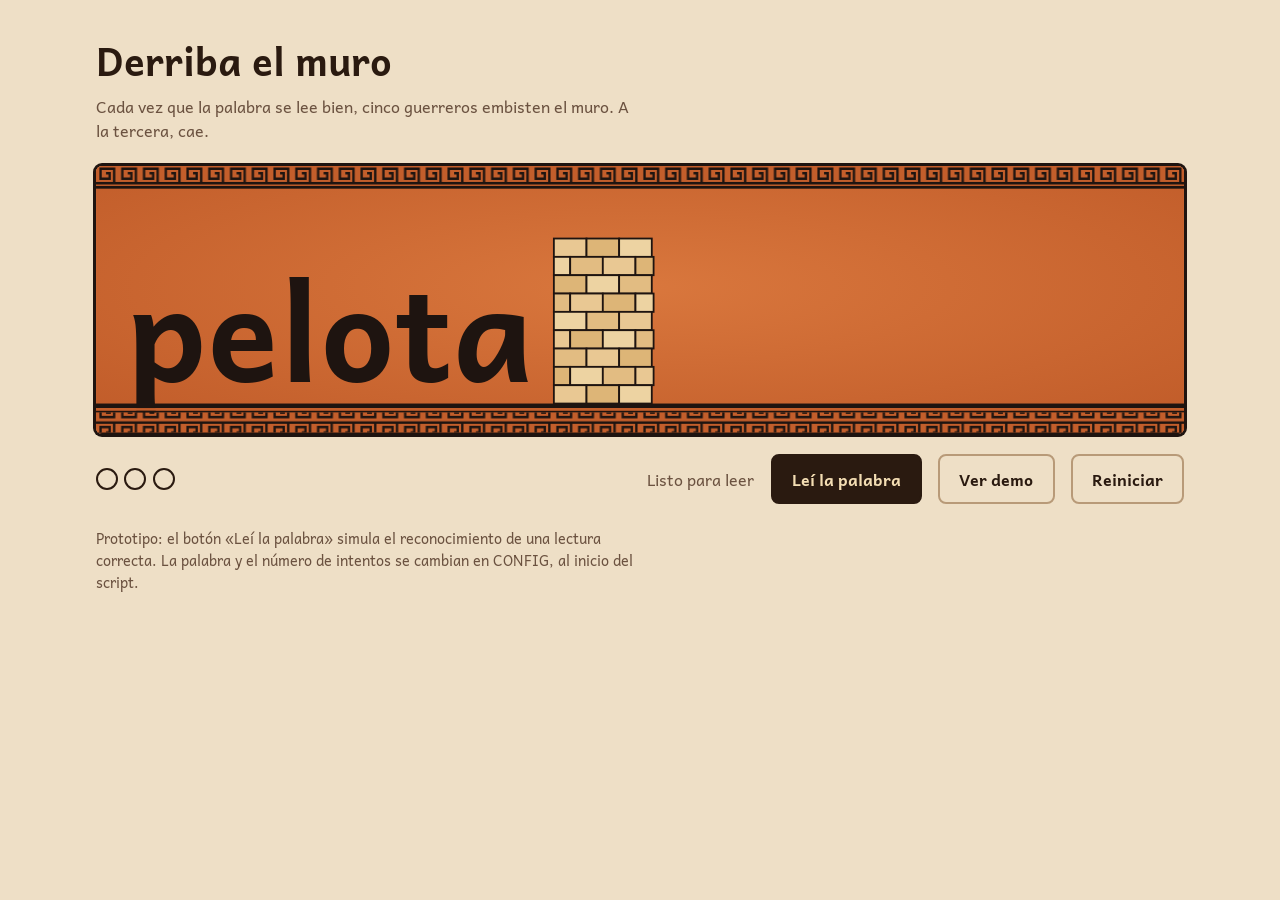
<file: Antecedentes/derriba-el-muro.html>
<!DOCTYPE html>
<html lang="es">
<head>
<meta charset="utf-8">
<meta name="viewport" content="width=device-width, initial-scale=1, viewport-fit=cover">
<title>Derriba el muro, prototipo de lectura</title>
<link rel="preconnect" href="https://fonts.googleapis.com">
<link rel="preconnect" href="https://fonts.gstatic.com" crossorigin>
<link href="https://fonts.googleapis.com/css2?family=Andika:wght@400;700&display=swap" rel="stylesheet">
<style>
  :root {
    --page: #EEDFC6; --ink: #2A1A10; --muted: #6B5240;
    --btn-bg: #2A1A10; --btn-ink: #F3DDB3; --line: #B89A78; --accent: #A8321F;
    box-sizing: border-box;
    padding-top: env(safe-area-inset-top, 0px);
    padding-bottom: env(safe-area-inset-bottom, 0px);
  }
  @media (prefers-color-scheme: dark) {
    :root:not([data-theme="light"]) {
      --page: #1C130E; --ink: #F3DDB3; --muted: #C9AE88;
      --btn-bg: #F3DDB3; --btn-ink: #1E1410; --line: #5A4232; --accent: #D9573E;
    }
  }
  :root[data-theme="dark"] {
    --page: #1C130E; --ink: #F3DDB3; --muted: #C9AE88;
    --btn-bg: #F3DDB3; --btn-ink: #1E1410; --line: #5A4232; --accent: #D9573E;
  }
  html { scroll-padding-top: env(safe-area-inset-top, 0px); }
  *, *::before, *::after { box-sizing: inherit; }
  body {
    margin: 0; min-height: 100%;
    background: var(--page); color: var(--ink);
    font-family: "Andika", "Trebuchet MS", Verdana, sans-serif;
    line-height: 1.5;
  }
  main { max-width: 1120px; margin: 0 auto; padding: 2rem 1rem 3rem; }
  h1 { font-size: clamp(1.6rem, 4vw, 2.4rem); margin: 0 0 .25rem; font-weight: 700; }
  header p { margin: 0 0 1.5rem; color: var(--muted); max-width: 60ch; }
  .band { width: 100%; border-radius: 6px; overflow: hidden; line-height: 0;
          box-shadow: 0 0 0 3px #1E1410; }
  .band svg { width: 100%; height: auto; display: block; }
  .controls { display: flex; flex-wrap: wrap; align-items: center; gap: .75rem 1rem; margin-top: 1.25rem; }
  .tries { display: flex; gap: .4rem; margin-right: auto; align-items: center; }
  .tries span { width: 22px; height: 22px; border-radius: 50%; border: 2.5px solid var(--ink); transition: background .3s, transform .3s; }
  .tries span.on { background: var(--accent); border-color: var(--accent); transform: scale(1.1); }
  .status { min-width: 12ch; color: var(--muted); }
  button {
    font: inherit; font-weight: 700; font-size: 1rem; cursor: pointer;
    padding: .7rem 1.2rem; border-radius: 8px; border: 2px solid var(--btn-bg);
    background: var(--btn-bg); color: var(--btn-ink);
  }
  button.secondary { background: transparent; color: var(--ink); border-color: var(--line); }
  button:disabled { opacity: .45; cursor: default; }
  button:focus-visible { outline: 3px solid var(--accent); outline-offset: 3px; }
  .note { margin-top: 1.5rem; font-size: .9rem; color: var(--muted); max-width: 70ch; }
  .crack { fill: none; stroke: #1E1410; stroke-width: 3.5; stroke-linejoin: round; stroke-linecap: round;
           transition: stroke-dashoffset .28s ease-out, opacity .4s; }
</style>
</head>
<body>
<main>
  <header>
    <h1>Derriba el muro</h1>
    <p>Cada vez que la palabra se lee bien, cinco guerreros embisten el muro. A la tercera, cae.</p>
  </header>

  <div class="band">
    <svg id="scene" viewBox="0 0 1200 296" role="img" aria-label="Palabra junto a un muro que unos guerreros griegos intentan derribar">
      <defs>
        <radialGradient id="clay" cx="50%" cy="45%" r="75%">
          <stop offset="0" stop-color="#D9773D"/>
          <stop offset="1" stop-color="#BF5A28"/>
        </radialGradient>
        <pattern id="meander" width="24" height="22" patternUnits="userSpaceOnUse">
          <rect width="24" height="22" fill="#C35E2B"/>
          <path d="M0 19 H24 M20 19 V3 H5 V14 H15 V8 H11" fill="none" stroke="#1E1410" stroke-width="2.6"/>
        </pattern>
      </defs>
      <rect width="1200" height="296" fill="url(#clay)"/>
      <rect y="0" width="1200" height="22" fill="url(#meander)"/>
      <rect y="22" width="1200" height="3" fill="#1E1410"/>
      <text id="word" x="34" y="238" font-family="Andika, 'Trebuchet MS', Verdana, sans-serif" font-weight="700" font-size="150" fill="#1E1410"></text>
      <g id="wall"><g id="bricks"></g><g id="cracks"></g></g>
      <g id="debris"></g>
      <g id="army"></g>
      <g id="fx"></g>
      <rect y="262" width="1200" height="5" fill="#1E1410"/>
      <rect y="267" width="1200" height="3" fill="#C35E2B"/>
      <rect y="270" width="1200" height="2" fill="#1E1410"/>
      <rect y="272" width="1200" height="22" fill="url(#meander)" transform="translate(0,566) scale(1,-1)"/>
      <rect y="294" width="1200" height="2" fill="#1E1410"/>
    </svg>
  </div>

  <div class="controls">
    <div class="tries" id="tries" aria-hidden="true"></div>
    <span class="status" id="status" aria-live="polite">Listo para leer</span>
    <button id="hit">Leí la palabra</button>
    <button id="demo" class="secondary">Ver demo</button>
    <button id="reset" class="secondary">Reiniciar</button>
  </div>
  <p class="note">Prototipo: el botón «Leí la palabra» simula el reconocimiento de una lectura correcta. La palabra y el número de intentos se cambian en CONFIG, al inicio del script.</p>
</main>

<script>
/* ================== CONFIGURACIÓN ================== */
const CONFIG = {
  word: 'pelota',   // palabra a practicar
  hitsToBreak: 3    // lecturas correctas necesarias para derribar el muro
};

/* ================== UTILIDADES ================== */
const NS = 'http://www.w3.org/2000/svg';
const GROUND = 262;
const WALL = { x: 505, y: 80, w: 110, h: 182 };
const WALL_RIGHT = WALL.x + WALL.w;
const START_X = 1270;
const LEFT_LIMIT = 498;
const reduceMotion = matchMedia('(prefers-reduced-motion: reduce)').matches;
const B = '#1E1410', C = '#F3DDB3', RED = '#A8321F', BK = '#3A2A1F';

const $ = id => document.getElementById(id);
const el = (tag, attrs = {}, parent) => {
  const n = document.createElementNS(NS, tag);
  for (const k in attrs) n.setAttribute(k, attrs[k]);
  if (parent) parent.appendChild(n);
  return n;
};
const rand = (a, b) => a + Math.random() * (b - a);
const lerp = (a, b, t) => a + (b - a) * t;
const clamp = (v, a, b) => Math.max(a, Math.min(b, v));
const f1 = v => v.toFixed(1);
const ease = {
  charge: t => 0.25 * t + 0.75 * t * t,
  outQuad: t => 1 - (1 - t) * (1 - t),
  inOutSine: t => -(Math.cos(Math.PI * t) - 1) / 2,
  walk: t => 0.2 * t * t + 0.8 * t
};
function tween(ms, fn, ez = t => t) {
  return new Promise(res => {
    const t0 = performance.now();
    const step = now => {
      const t = Math.min(1, (now - t0) / ms);
      fn(ez(t), t);
      t < 1 ? requestAnimationFrame(step) : res();
    };
    requestAnimationFrame(step);
  });
}
const wait = ms => new Promise(r => setTimeout(r, ms));

/* ================== PALABRA ================== */
const wordEl = $('word');
function fitWord() {
  wordEl.textContent = CONFIG.word;
  wordEl.setAttribute('font-size', 150);
  const w = wordEl.getBBox().width;
  if (w > 450) wordEl.setAttribute('font-size', f1(150 * 450 / w));
}

/* ================== MURO ================== */
const bricksG = $('bricks'), cracksG = $('cracks'), wallG = $('wall'), debrisG = $('debris'), fxG = $('fx');
const STONES = ['#E9C893', '#E2BC82', '#EDD3A2', '#DDB577'];
const CRACKS = [
  'M615,152 L601,158 L594,149 L580,166 L570,160 L556,177',
  'M601,158 L605,138 L594,125 L599,106',
  'M615,206 L601,201 L590,215 L575,209 L562,226',
  'M580,166 L566,149 L552,154 L540,139',
  'M590,215 L584,236 L572,244 L566,262'
];
let bricks = [], crackEls = [], debris = [], dust = [], shake = 0;

function buildWall() {
  bricksG.innerHTML = ''; cracksG.innerHTML = ''; debrisG.innerHTML = '';
  bricks = []; debris = [];
  const rows = 9, bh = WALL.h / rows, bw = 36;
  let i = 0;
  for (let r = 0; r < rows; r++) {
    const y0 = WALL.y + r * bh, off = r % 2 ? bw / 2 : 0;
    for (let x = WALL.x - off; x < WALL_RIGHT; x += bw) {
      const x0 = Math.max(x, WALL.x), x1 = Math.min(x + bw, WALL_RIGHT);
      if (x1 - x0 < 4) continue;
      const w = x1 - x0;
      const g = el('g', { transform: `translate(${x0 + w / 2},${y0 + bh / 2})` }, bricksG);
      el('rect', { x: -w / 2, y: -bh / 2, width: w, height: bh, fill: STONES[(i * 7 + r) % 4], stroke: B, 'stroke-width': 2 }, g);
      bricks.push({ g, cx: x0 + w / 2, cy: y0 + bh / 2, w, h: bh });
      i++;
    }
  }
  crackEls = CRACKS.map(d => {
    const p = el('path', { d, class: 'crack' }, cracksG);
    const len = p.getTotalLength();
    p.style.strokeDasharray = len; p.style.strokeDashoffset = len;
    return p;
  });
  cracksG.style.opacity = 1;
}
function loosen(b, vx, vy, vr, delay = 0) {
  bricks = bricks.filter(o => o !== b);
  debrisG.appendChild(b.g);
  debris.push({ ...b, x: b.cx, y: b.cy, vx, vy, vr, rot: 0, delay, resting: false });
}
function wallHit(final) {
  shake = reduceMotion ? 0 : (final ? 10 : 7);
  for (let i = 0; i < (final ? 30 : 18); i++) {
    spawnDust(WALL_RIGHT + rand(-2, 10), GROUND - Math.pow(Math.random(), 0.7) * WALL.h * 0.95,
              rand(20, final ? 220 : 140), rand(-90, 10), rand(3, final ? 11 : 7), rand(0.6, 1.1));
  }
  if (final) {
    cracksG.style.opacity = 0;
    [...bricks].forEach(b => {
      const top = 1 - (b.cy - WALL.y) / WALL.h;
      loosen(b, -rand(40, 200) * (0.4 + top), -rand(0, 160) * top, rand(-320, 320),
             ((WALL_RIGHT - b.cx) / WALL.w) * 0.12 + rand(0, 0.06));
    });
    return;
  }
  const n = CONFIG.hitsToBreak;
  const count = hits === 1 ? 1 : Math.round(1 + (CRACKS.length - 1) * (hits - 1) / Math.max(1, n - 2));
  crackEls.forEach((p, i) => { if (i < count) p.style.strokeDashoffset = 0; });
  if (hits >= 2) {
    bricks.filter(b => b.cx + b.w / 2 > WALL_RIGHT - 1 && b.cy > 120 && b.cy < 230)
      .sort(() => Math.random() - 0.5).slice(0, hits - 1)
      .forEach(b => loosen(b, rand(40, 90), rand(-60, 0), rand(-120, 120)));
  }
}

/* ================== PARTÍCULAS ================== */
function spawnDust(x, y, vx, vy, r, max) {
  const c = el('circle', { fill: C }, fxG);
  dust.push({ c, x, y, vx, vy, r, life: 0, max });
}
const STAR = 'M0,-5 L1.5,-1.5 L5,-1.5 L2.2,0.8 L3.2,4.5 L0,2.3 L-3.2,4.5 L-2.2,0.8 L-5,-1.5 L-1.5,-1.5Z';

/* ================== PERSONAJES ================== */
/* Cinco hoplitas con proporciones y carácter propios, mismo estilo de figuras negras. */
const CHARS = [
  { name: 'Leandro, el capitán', T: 34, S: 34, H: 44, W: 24, hs: 1.00, R: 28, crest: 'big',   crestCol: RED, emblem: 0, spear: 1.0,  stride: 150, hunch: 0,  bounce: 1.0 },
  { name: 'Teo, el larguirucho', T: 44, S: 44, H: 48, W: 19, hs: 0.92, R: 25, crest: 'long',  crestCol: B,   emblem: 3, spear: 1.15, stride: 195, hunch: -3, bounce: 0.8 },
  { name: 'Pipo, el pequeño',    T: 21, S: 21, H: 32, W: 20, hs: 1.06, R: 21, crest: 'tall',  crestCol: RED, emblem: 2, spear: 0.8,  stride: 80,  hunch: 0,  bounce: 1.4 },
  { name: 'Néstor, el veterano', T: 30, S: 31, H: 41, W: 24, hs: 1.00, R: 27, crest: 'droop', crestCol: B,   emblem: 4, spear: 1.0,  stride: 120, hunch: -9, bounce: 0.9, beard: 1, limp: 1 },
  { name: 'Dimas, el grandote',  T: 25, S: 25, H: 44, W: 30, hs: 1.08, R: 31, crest: 'short', crestCol: RED, emblem: 1, spear: 0.95, stride: 105, hunch: 0,  bounce: 1.5, belly: 1, waddle: 1 }
];
CHARS.forEach(c => { c.hipY = (c.T + c.S) * 0.97; c.scx = -c.W * 0.45 - c.R * 0.3; c.scy = -c.H * 0.55; });

const EMBLEMS = [
  `<circle r="5" fill="${C}"/><g stroke="${C}" stroke-width="1.6">` + [0,45,90,135,180,225,270,315].map(a => `<line y1="-8" y2="-12" transform="rotate(${a})"/>`).join('') + '</g>',
  `<path d="M3,-9 A9.5,9.5 0 1,0 3,9 A7,7 0 1,1 3,-9 Z" fill="${C}"/>`,
  `<circle cy="-6" r="3" fill="${C}"/><circle cx="-5.5" cy="4" r="3" fill="${C}"/><circle cx="5.5" cy="4" r="3" fill="${C}"/>`,
  `<path d="M-10,4 L-5,-5 L0,4 L5,-5 L10,4" fill="none" stroke="${C}" stroke-width="2.4" stroke-linejoin="round"/>`,
  `<circle r="7" fill="none" stroke="${C}" stroke-width="2"/><circle r="2.8" fill="${C}"/>`
];
const CRESTS = {
  big:   'M-12,-28 Q4,-53 30,-32 Q34,-22 27,-9 Q22,-28 6,-33 Q-4,-34 -12,-28 Z',
  long:  'M-10,-28 Q6,-50 42,-30 Q48,-20 41,-5 Q30,-26 8,-33 Q-2,-34 -10,-28 Z',
  tall:  'M-8,-29 Q0,-62 22,-41 Q27,-31 22,-18 Q16,-34 6,-34 Q-2,-34 -8,-29 Z',
  droop: 'M-10,-28 Q8,-44 26,-26 Q30,-14 24,1 Q18,-22 6,-32 Q-2,-34 -10,-28 Z',
  short: 'M-8,-27 Q4,-42 20,-30 Q22,-22 18,-16 Q14,-28 4,-31 Q-2,-31 -8,-27 Z'
};

function legSVG(T, S, wf, fill) {
  const a = 6.5 * wf, b = 5 * wf, c = 4.6 * wf;
  return `<path d="M${-a},-3 L${a},-3 L${b},${T} L${-b},${T} Z" fill="${fill}" stroke="${C}" stroke-width=".7"/>
    <g class="shin"><circle r="${b + 0.4}" fill="${fill}"/>
      <path d="M${-b},0 L${b},0 L${c},${S - 7} L${-c},${S - 7} Z" fill="${fill}" stroke="${C}" stroke-width=".7"/>
      <path d="M${-c},${S - 8} L${c},${S - 8} L${c},${S} L-17,${S} L-15,${S - 4} Z" fill="${fill}"/>
      <path d="M${-c + 1},${S * 0.35} Q0,${S * 0.42} ${c - 1},${S * 0.35}" stroke="${C}" stroke-width="1.1" fill="none"/>
    </g>`;
}

function buildWarrior(c, idx, parent) {
  const wf = c.belly ? 1.35 : (c.W < 20 ? 0.85 : 1);
  const hw = c.W / 2, H = c.H, L = 150 * c.spear;
  const pleats = [-0.7, -0.25, 0.2, 0.65].map(k => `M${f1(k * hw * 2)},-2 L${f1(k * hw * 2.2)},12`).join(' ');
  const strand = c.crestCol === B ? C : B;
  const root = el('g', {}, parent);
  root.innerHTML = `
  <g class="body">
    <g class="legB">${legSVG(c.T, c.S, wf, BK)}</g>
    <g class="torso">
      <g class="arm">
        <polyline points="0,0 7,14 -1,25" fill="none" stroke="${B}" stroke-width="${6 * wf}" stroke-linecap="round" stroke-linejoin="round"/>
        <g class="spear">
          <line y1="${f1(0.35 * L)}" y2="${f1(-0.65 * L)}" stroke="${B}" stroke-width="3.2" stroke-linecap="round"/>
          <path d="M-4.5,${f1(-0.65 * L + 2)} L0,${f1(-0.65 * L - 18)} L4.5,${f1(-0.65 * L + 2)} Z" fill="${B}"/>
        </g>
        <circle cx="-1" cy="25" r="${4.2 * wf}" fill="${B}"/>
      </g>
      <path d="M${-hw * 0.85},2 L${hw * 0.85},2 L${hw * 1.05},${-H} Q0,${-H - 6} ${-hw * 0.95},${-H} Z" fill="${B}"/>
      ${c.belly ? `<g class="belly"><ellipse cx="${-hw * 0.5}" cy="${-H * 0.36}" rx="${hw * 0.95}" ry="${H * 0.33}" fill="${B}"/>
        <path d="M${-hw * 1.2},${-H * 0.5} Q${-hw * 1.5},${-H * 0.3} ${-hw * 1.1},${-H * 0.1}" fill="none" stroke="${C}" stroke-width="1.1"/></g>` : ''}
      <path d="M${-hw * 0.6},${-H * 0.82} Q${hw * 0.1},${-H * 0.62} ${hw * 0.8},${-H * 0.8}" fill="none" stroke="${C}" stroke-width="1.2"/>
      <rect x="-3" y="${-H - 5}" width="9" height="9" fill="${B}"/>
      <g class="head">
        ${c.beard ? `<path d="M-15,0 Q-20,14 -9,20 Q-1,20 3,6 L-6,3 Z" fill="${B}"/>
          <path d="M-13,6 Q-15,11 -11,16 M-8,7 Q-10,12 -6,17" fill="none" stroke="${C}" stroke-width="1"/>` : ''}
        <path d="M-15,4 L-17,-10 Q-16,-26 0,-27 Q15,-26 15,-10 L14,2 Q10,10 4,6 L2,-4 L-6,-4 L-7,6 Z" fill="${B}" stroke="${C}" stroke-width=".6"/>
        <path d="M-15,-12 Q-10,-15 -4,-12" fill="none" stroke="${C}" stroke-width="2.2"/>
        <circle cx="-10.5" cy="-12.6" r="1.5" fill="${B}"/>
        <rect x="0" y="-32" width="4" height="6" fill="${B}"/>
        <g class="crest">
          <path d="${CRESTS[c.crest]}" fill="${c.crestCol}" stroke="${B}" stroke-width="1.2"/>
          <path d="M-4,-35 Q9,-43 23,-30 M0,-38 Q12,-44 27,-25" fill="none" stroke="${strand}" stroke-width=".8" opacity=".6"/>
        </g>
      </g>
    </g>
    <g class="legF">${legSVG(c.T, c.S, wf, B)}</g>
    <g class="skirt">
      <path d="M${-hw * 1.15},14 L${hw * 1.15},14 L${hw * 0.95},-6 L${-hw * 0.95},-6 Z" fill="${B}" stroke="${C}" stroke-width=".7"/>
      <path d="M${-hw * 0.95},-4 L${hw * 0.95},-4 ${pleats}" stroke="${C}" stroke-width="1.1"/>
    </g>
    <g class="shield"><g transform="translate(${f1(c.scx)},${f1(c.scy)})">
      <circle r="${c.R}" fill="${B}" stroke="${C}" stroke-width="2"/>
      <circle r="${f1(c.R * 0.78)}" fill="none" stroke="${C}" stroke-width="1"/>
      <g transform="scale(${f1(c.R / 27)})">${EMBLEMS[c.emblem]}</g>
    </g></g>
  </g>`;
  const q = s => root.querySelector(s);
  return {
    c, idx, root, body: q('.body'), legB: q('.legB'), legF: q('.legF'),
    shinB: q('.legB .shin'), shinF: q('.legF .shin'), torso: q('.torso'), arm: q('.arm'),
    spearG: q('.spear'), head: q('.head'), crestG: q('.crest'), skirt: q('.skirt'),
    shield: q('.shield'), bellyG: q('.belly'),
    // estado animable
    x: START_X + 300, prevX: START_X + 300, facing: 1, look: 1, ph: rand(0, 6), amp: 0, gait: null,
    lean: 0, headTilt: 0, wob: 0, armAng: 0, spearAng: 0, shieldDrop: 0, shieldRot: 0, jump: 0,
    // muelles (movimiento secundario)
    sq: 0, sqV: 0, push: 0, pushV: 0, crest: 0, crestV: 0, belly: 0, bellyV: 0,
    by: 0, byV: 0, t: rand(0, 10), lastStep: 0
  };
}

/* Andares: correr, caminar derrotado, marchar orgulloso */
const RUN   = { thigh: 42, knee0: 12, knee: 72, bob: 6,   arm: 20, waddle: 4, sm: 1,    dust: true };
const SAD   = { thigh: 15, knee0: 6,  knee: 22, bob: 1.8, arm: 5,  waddle: 6, sm: 0.42 };
const MARCH = { thigh: 30, knee0: 8,  knee: 42, bob: 5,   arm: 12, waddle: 4, sm: 0.62 };

const armyG = $('army');
const warriors = [];
for (let i = CHARS.length - 1; i >= 0; i--) warriors[i] = buildWarrior(CHARS[i], i, armyG);
warriors.forEach(w => { w.gait = SAD; });

/* Formación: cada uno queda pegado a la espalda del de delante */
const TARGETS = [];
CHARS.forEach((c, i) => {
  const front = c.scx - c.R;
  if (i === 0) TARGETS[0] = WALL_RIGHT - front - 1;
  else { const p = CHARS[i - 1]; TARGETS[i] = TARGETS[i - 1] + p.W * 0.6 + 6 - front - 6; }
});

function updateWarrior(w, dt) {
  const c = w.c, g = w.gait;
  w.t += dt;
  const dx = w.x - w.prevX; w.prevX = w.x;
  const vx = dx / dt;
  w.ph += Math.abs(dx) / (c.stride * g.sm) * Math.PI * 2;

  // muelles: squash & stretch, empujones, cresta y barriga con inercia
  w.sqV += (-320 * w.sq - 15 * w.sqV) * dt; w.sq += w.sqV * dt;
  w.pushV += (-220 * w.push - 14 * w.pushV) * dt; w.push += w.pushV * dt;

  const a = w.amp, ph = w.ph, s = Math.sin(ph), co = Math.cos(ph);
  const limp = c.limp && g !== RUN;
  let bob = -a * g.bob * c.bounce * Math.abs(co);
  if (limp) bob += a * 3.5 * Math.max(0, -s);
  const breath = Math.sin(w.t * 2.4 + w.idx * 1.7) * 1.3 * (1 - a);
  const by = bob - w.jump;
  const byV = (by - w.by) / dt, byA = (byV - w.byV) / dt;
  w.by = by; w.byV = byV;

  const fwd = -vx * Math.sign(w.facing || 1);
  const crestT = clamp(fwd * 0.03, -8, 26) + clamp(-byV * 0.04, -12, 12);
  w.crestV += (120 * (crestT - w.crest) - 9 * w.crestV) * dt; w.crest += w.crestV * dt;
  w.bellyV += (-260 * w.belly - 10 * w.bellyV + clamp(-byA * 0.012, -400, 400)) * dt;
  w.belly = clamp(w.belly + w.bellyV * dt, -5, 5);

  // polvo de las pisadas al correr
  if (g.dust && a > 0.6) {
    const step = Math.floor(ph / Math.PI);
    if (step !== w.lastStep) {
      w.lastStep = step;
      spawnDust(w.x + w.push + 6, GROUND - 2, rand(30, 80), rand(-30, -10), rand(2, 4), rand(0.3, 0.5));
    }
  }

  // pose
  const kneeF = -a * (g.knee0 + g.knee * Math.pow(Math.max(0, co), 1.4));
  const kneeB = -a * (g.knee0 + g.knee * Math.pow(Math.max(0, -co), 1.4));
  const thF = a * g.thigh * s, thB = -a * g.thigh * s * (limp ? 0.55 : 1);
  const sway = (c.waddle || 0) * a * g.waddle * s;
  const lean = c.hunch + w.lean + sway + breath * 0.6;
  const fx = w.facing * (1 - 0.2 * w.sq), sy = 1 + 0.12 * w.sq;

  w.root.setAttribute('transform', `translate(${f1(w.x + w.push)},${f1(GROUND - w.jump)}) scale(${fx.toFixed(3)},${sy.toFixed(3)})`);
  w.body.setAttribute('transform', `translate(0,${f1(-c.hipY + bob + breath * 0.4)})`);
  w.legF.setAttribute('transform', `rotate(${f1(thF)})`);
  w.legB.setAttribute('transform', `rotate(${f1(thB)})`);
  w.shinF.setAttribute('transform', `translate(0,${c.T}) rotate(${f1(kneeF)})`);
  w.shinB.setAttribute('transform', `translate(0,${c.T}) rotate(${f1(kneeB)})`);
  w.torso.setAttribute('transform', `rotate(${f1(lean)})`);
  w.skirt.setAttribute('transform', `rotate(${f1(lean * 0.5)})`);
  w.arm.setAttribute('transform', `translate(${f1(c.W * 0.15)},${-c.H + 7}) rotate(${f1(w.armAng + a * g.arm * s)})`);
  w.spearG.setAttribute('transform', `translate(-1,25) rotate(${f1(w.spearAng + a * g.arm * 0.3 * s)})`);
  w.head.setAttribute('transform', `translate(2,${-c.H - 1}) rotate(${f1(w.headTilt + w.wob + a * 2 * Math.sin(2 * ph))}) scale(${(w.look * c.hs).toFixed(3)},${c.hs})`);
  w.crestG.setAttribute('transform', `rotate(${f1(w.crest)} 2 -27)`);
  if (w.bellyG) w.bellyG.setAttribute('transform', `translate(0,${f1(w.belly)})`);
  const drop = w.shieldDrop + w.belly * 0.6 + a * 1.5 * Math.cos(2 * ph);
  w.shield.setAttribute('transform', `rotate(${f1(lean)}) translate(0,${f1(drop)}) rotate(${f1(w.shieldRot - a * g.arm * 0.25 * s)} ${f1(c.scx)} ${f1(c.scy)})`);
}

/* ================== HERRAMIENTAS DE ANIMACIÓN ================== */
function tw(w, props, ms, ez = ease.inOutSine) {
  const from = {};
  for (const k in props) from[k] = w[k];
  return tween(ms, e => { for (const k in props) w[k] = lerp(from[k], props[k], e); }, ez);
}
function moveTo(w, x, ms, ez = t => t) {
  const from = w.x;
  return tween(ms, e => { w.x = lerp(from, x, e); }, ez);
}
async function hop(w, h, ms) {
  w.sqV -= 7;                                   // se estira al despegar
  await tween(ms, (e, t) => { w.jump = h * Math.sin(Math.PI * t); });
  w.jump = 0; w.sq = Math.max(w.sq, 0.6); w.bellyV += 70; w.crestV += 120;   // aplasta al aterrizar
}
async function turn(w, to) {
  const from = w.facing;
  w.sqV -= 3;
  await tween(240, (e, t) => { w.facing = lerp(from, to, ease.inOutSine(t)); w.jump = 6 * Math.sin(Math.PI * t); });
  w.jump = 0; w.facing = to;
}
function stars(w, ms) {
  const g = el('g', {}, fxG);
  const st = [0, 1, 2].map(() => el('path', { d: STAR, fill: C, stroke: B, 'stroke-width': 0.8 }, g));
  const c = w.c;
  return tween(ms, (e, t) => {
    const topY = GROUND - c.hipY - c.H - 36 * c.hs - w.jump;
    st.forEach((s, k) => {
      const ang = t * Math.PI * 5 + k * 2.09;
      s.setAttribute('transform', `translate(${f1(w.x + w.push + Math.cos(ang) * 18)},${f1(topY + Math.sin(ang) * 5)}) scale(${(0.9 + 0.25 * Math.sin(ang)).toFixed(2)})`);
    });
    g.setAttribute('opacity', t > 0.75 ? ((1 - t) / 0.25).toFixed(2) : 1);
  }).then(() => g.remove());
}

/* ================== GUION ================== */
// [retraso de salida, duración de la carrera]: cada uno llega a su ritmo
const RUN_T = [[0, 1150], [150, 1120], [40, 1380], [260, 1420], [330, 1520]];

async function charge(w, i, final) {
  const [delay, dur] = RUN_T[i];
  Object.assign(w, { x: START_X + i * 55 + rand(0, 30), facing: 1, look: 1, gait: RUN, amp: 1, lean: -12,
                     headTilt: -5, wob: 0, armAng: -8, spearAng: -16, shieldDrop: 0, shieldRot: -4, jump: 0 });
  w.prevX = w.x;
  await wait(delay);
  const tx = TARGETS[i];
  // anticipación: en el último tramo se lanzan hacia delante
  wait(dur * 0.75).then(() => { w.sqV -= 5; tw(w, { lean: -24, headTilt: -12, shieldRot: -12 }, dur * 0.25, ease.outQuad); });
  await moveTo(w, tx, dur, ease.charge);
  impact(w, i, final);
  tw(w, { amp: 0 }, 220, ease.outQuad);
  if (final && i === 0) {
    tw(w, { lean: -30 }, 180);
    await moveTo(w, tx - 34, 340, ease.outQuad);          // tropieza hacia el hueco
    await tw(w, { lean: -4, headTilt: 0, shieldRot: 0 }, 350, ease.outQuad);
  } else {
    tw(w, { lean: 10, headTilt: 8, shieldRot: 10 }, 160, ease.outQuad)
      .then(() => tw(w, { lean: 0, headTilt: 0, shieldRot: 0 }, 420));
    await moveTo(w, tx + 12 + rand(0, 10), 220, ease.outQuad);   // rebote
  }
}

function impact(w, i, final) {
  w.sq = 1; w.sqV = 0; w.bellyV += 90; w.crestV += 260;
  if (i === 0) wallHit(final);
  else {
    const f = warriors[i - 1];                // choca con la espalda del compañero
    f.pushV -= 160; f.sq = Math.max(f.sq, 0.45); f.crestV += 150;
    if (!final && !reduceMotion) shake = Math.max(shake, 2.5);
  }
}

// Derrotados: cada uno reacciona y se retira a su manera
const RETREAT = [
  { delay: 750, dur: 2400, head: -16, looks: [0.45] },        // capitán: aturdido, mira atrás una vez
  { delay: 420, dur: 2500, head: -12, looks: [0.25, 0.65] },  // larguirucho: no deja de mirar el muro
  { delay: 260, dur: 1900, head: -26, looks: [] },            // pequeño: cabizbajo, pasitos rápidos
  { delay: 140, dur: 3000, head: -14, looks: [], pause: 0.5 },// veterano: cojea y se para a resoplar
  { delay: 0,   dur: 2600, head: -15, looks: [0.55] }         // grandote: bamboleo y mirada de reojo
];
async function retreat(w, i) {
  const r = RETREAT[i];
  const react = [
    () => tween(900, (e, t) => { w.wob = Math.sin(t * Math.PI * 6) * 12 * (1 - t); }),
    () => tw(w, { headTilt: 16 }, 300).then(() => tw(w, { headTilt: -6 }, 450)),
    async () => { await hop(w, 8, 200); await hop(w, 5, 170); },
    () => tw(w, { lean: -16, headTilt: -10 }, 500),
    () => tw(w, { lean: 6, headTilt: 8 }, 300).then(() => tw(w, { lean: 0, headTilt: -4 }, 350))
  ];
  react[i]();
  await wait(r.delay);
  await turn(w, -1);
  w.gait = SAD; w.amp = 0;
  tw(w, { amp: 1, lean: -10, headTilt: r.head, wob: 0, armAng: -10, spearAng: 42, shieldDrop: 14, shieldRot: 20 }, 450);
  r.looks.forEach(p => wait(r.dur * p).then(async () => {
    await tw(w, { look: -1, headTilt: -2 }, 260);
    await wait(i === 0 ? 650 : 500);
    await tw(w, { look: 1, headTilt: r.head }, 300);
  }));
  const end = START_X + 80;
  if (r.pause) {
    const mid = w.x + (end - w.x) * r.pause;
    await moveTo(w, mid, r.dur * r.pause, ease.walk);
    await tw(w, { amp: 0, lean: -22, headTilt: -20 }, 300);       // resopla
    await wait(380);
    w.sqV -= 3;
    await tw(w, { amp: 1, lean: -12, headTilt: r.head }, 300);
    await moveTo(w, end, r.dur * (1 - r.pause));
  } else await moveTo(w, end, r.dur, ease.walk);
  w.amp = 0;
}

// Victoria: cada uno celebra con su personalidad
async function celebrate(w, i) {
  w.amp = 0;
  if (i === 0) {
    await tw(w, { armAng: -155, spearAng: 150, headTilt: 10, lean: 4 }, 280, ease.outQuad);
    for (let k = 0; k < 3; k++)
      await Promise.all([hop(w, 14, 260), tw(w, { armAng: -172 }, 130).then(() => tw(w, { armAng: -150 }, 130))]);
  } else if (i === 1) {
    await tw(w, { lean: -6 }, 160); w.sq = 0.5; await wait(120);
    await Promise.all([hop(w, 36, 560), tw(w, { armAng: -160, spearAng: 160, headTilt: 12 }, 300)]);
    await tween(500, (e, t) => { w.armAng = -160 + Math.sin(t * Math.PI * 4) * 14; });
  } else if (i === 2) {
    tw(w, { armAng: -150, spearAng: 145, headTilt: 12 }, 200);
    for (let k = 0; k < 4; k++) await hop(w, 22, 230);
  } else if (i === 3) {
    await wait(250);
    await tw(w, { armAng: -120, spearAng: 120, headTilt: 14, lean: -2 }, 600);
    await hop(w, 6, 220);
    await tw(w, { lean: -14, headTilt: 2 }, 500);            // ¡ay, la espalda!
  } else {
    await wait(120);
    await hop(w, 12, 330); await hop(w, 14, 340);
    await tw(w, { armAng: -130, spearAng: 130, headTilt: 10 }, 300);
  }
}
const MARCH_T = [
  { delay: 500, dur: 2200, looks: [0.4] }, { delay: 300, dur: 2000, looks: [0.6] },
  { delay: 150, dur: 1700, looks: [] },    { delay: 200, dur: 2600, looks: [0.3] },
  { delay: 0,   dur: 2300, looks: [] }
];
async function marchOff(w, i) {
  const m = MARCH_T[i];
  await wait(m.delay);
  await turn(w, -1);
  w.gait = MARCH; w.amp = 0;
  tw(w, { amp: 1, lean: i === 3 ? -4 : 5, headTilt: 8, armAng: -6, spearAng: 2, shieldDrop: 0, shieldRot: 0 }, 400);
  m.looks.forEach(p => wait(m.dur * p).then(async () => {
    await tw(w, { look: -1 }, 240); await wait(500); await tw(w, { look: 1 }, 260);
  }));
  await moveTo(w, START_X + 80, m.dur);
  w.amp = 0;
}

/* ================== BUCLE ================== */
let last = performance.now();
function loop(now) {
  const dt = Math.min(0.033, Math.max(0.001, (now - last) / 1000)); last = now;
  for (const d of debris) {
    if (d.delay > 0) { d.delay -= dt; continue; }
    if (!d.resting) {
      d.vy += 1500 * dt; d.x += d.vx * dt; d.y += d.vy * dt; d.rot += d.vr * dt;
      if (d.x < LEFT_LIMIT + d.w / 2) { d.x = LEFT_LIMIT + d.w / 2; d.vx = -d.vx * 0.3; }
      const floor = GROUND - d.h / 2;
      if (d.y > floor) {
        d.y = floor; d.vy = -d.vy * 0.25; d.vx *= 0.5; d.vr *= 0.4;
        if (Math.abs(d.vy) < 40) { d.vy = 0; d.resting = true; }
      }
    } else { d.vx *= 0.85; d.x += d.vx * dt; }
    d.g.setAttribute('transform', `translate(${f1(d.x)},${f1(d.y)}) rotate(${f1(d.rot)})`);
  }
  dust = dust.filter(p => {
    p.life += dt;
    if (p.life > p.max) { p.c.remove(); return false; }
    p.vx *= 0.94; p.vy *= 0.94; p.vy -= 20 * dt; p.x += p.vx * dt; p.y += p.vy * dt;
    const k = p.life / p.max;
    p.c.setAttribute('cx', f1(p.x)); p.c.setAttribute('cy', f1(p.y));
    p.c.setAttribute('r', f1(p.r * (1 + k))); p.c.setAttribute('opacity', (0.75 * (1 - k)).toFixed(2));
    return true;
  });
  shake = Math.max(0, shake - dt * 28);
  wallG.setAttribute('transform', `translate(${shake ? f1(rand(-shake, shake)) : 0},0)`);
  warriors.forEach(w => updateWarrior(w, dt));
  requestAnimationFrame(loop);
}

/* ================== SECUENCIA E INTERFAZ ================== */
let hits = 0, busy = false;

async function attack() {
  hits++;
  const final = hits >= CONFIG.hitsToBreak;
  updateUI();
  await Promise.all(warriors.map((w, i) => charge(w, i, final)));
  if (final) {
    await wait(150);
    await Promise.all(warriors.map((w, i) => celebrate(w, i)));
    await Promise.all(warriors.map((w, i) => marchOff(w, i)));
  } else {
    await wait(200);
    stars(warriors[0], 1500);
    await Promise.all(warriors.map((w, i) => retreat(w, i)));
  }
}

const triesEl = $('tries'), statusEl = $('status');
const hitBtn = $('hit'), demoBtn = $('demo'), resetBtn = $('reset');
for (let i = 0; i < CONFIG.hitsToBreak; i++) triesEl.appendChild(document.createElement('span'));

function updateUI() {
  [...triesEl.children].forEach((s, i) => s.classList.toggle('on', i < hits));
  const done = hits >= CONFIG.hitsToBreak;
  statusEl.textContent = done ? '¡Muro derribado!' : hits === 0 ? 'Listo para leer' : `Lectura ${hits} de ${CONFIG.hitsToBreak}`;
  hitBtn.disabled = busy || done; demoBtn.disabled = busy || done; resetBtn.disabled = busy;
}
async function run(fn) {
  if (busy) return;
  busy = true; updateUI();
  try { await fn(); } finally { busy = false; updateUI(); }
}
hitBtn.addEventListener('click', () => run(attack));
demoBtn.addEventListener('click', () => run(async () => {
  while (hits < CONFIG.hitsToBreak) { await attack(); await wait(400); }
}));
resetBtn.addEventListener('click', () => {
  if (busy) return;
  hits = 0;
  dust.forEach(p => p.c.remove()); dust = [];
  warriors.forEach(w => Object.assign(w, { x: START_X + 300, prevX: START_X + 300, amp: 0, facing: 1, look: 1 }));
  buildWall(); updateUI();
});

buildWall();
updateUI();
requestAnimationFrame(loop);
(document.fonts ? document.fonts.ready : Promise.resolve()).then(fitWord);
fitWord();
</script>
</body>
</html>
</file>
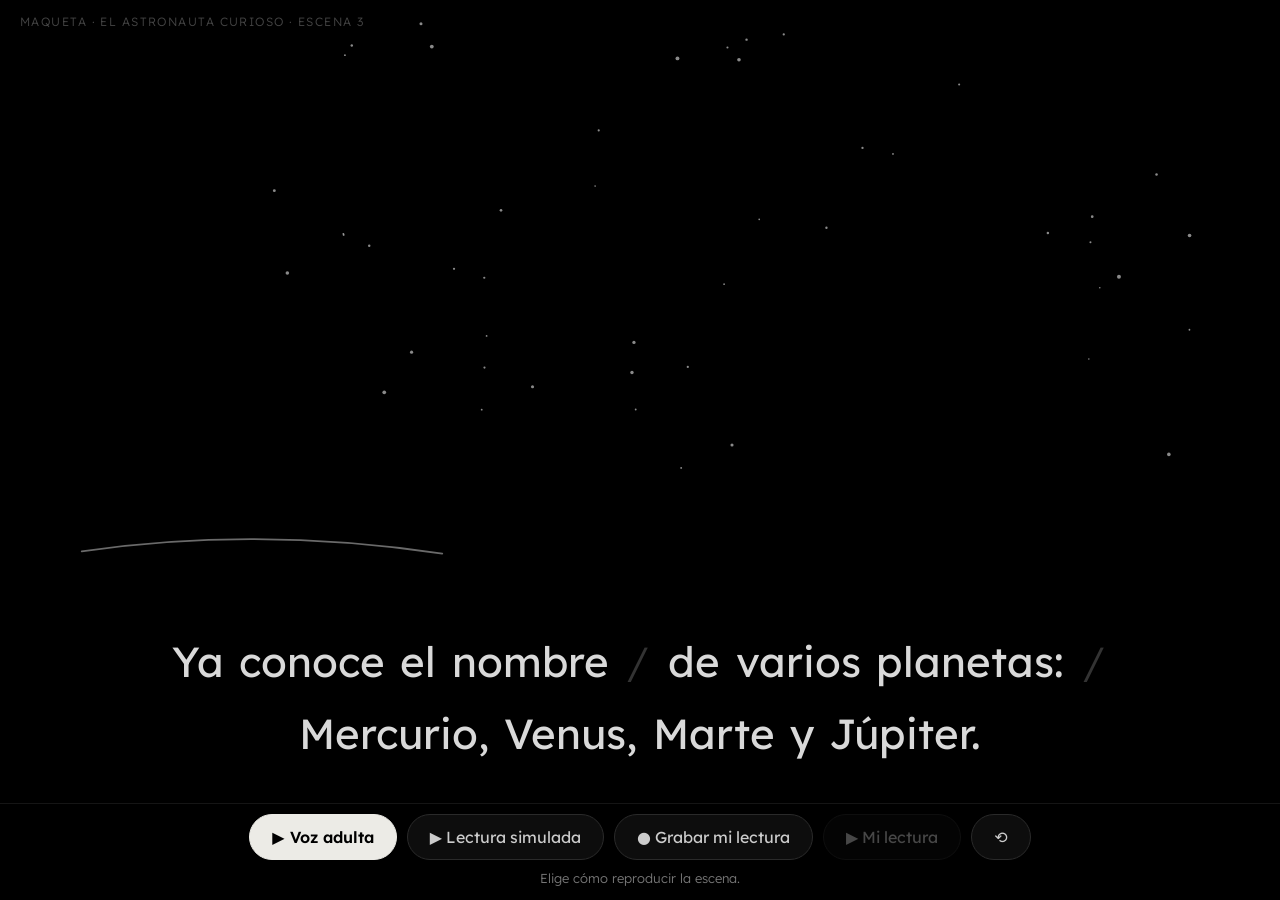
<file: maquetas/cuento-planetas.html>
<!doctype html>
<html lang="es">
<head>
  <meta charset="utf-8">
  <meta name="viewport" content="width=device-width, initial-scale=1, viewport-fit=cover">
  <meta name="theme-color" content="#000000">
  <title>Maqueta · Cuento, escena 3</title>
  <link rel="preconnect" href="https://fonts.googleapis.com">
  <link rel="preconnect" href="https://fonts.gstatic.com" crossorigin>
  <link href="https://fonts.googleapis.com/css2?family=Lexend:wght@300;400;600&display=swap" rel="stylesheet">
  <style>
    * { box-sizing: border-box; }
    html, body {
      margin: 0;
      height: 100%;
      background: #000;
      color: #ecebe6;
      font-family: 'Lexend', system-ui, -apple-system, sans-serif;
      -webkit-tap-highlight-color: transparent;
      touch-action: manipulation;
      user-select: none;
      -webkit-user-select: none;
    }
    body { display: flex; flex-direction: column; height: 100vh; height: 100dvh; overflow: hidden; }

    /* ---------- Escena ---------- */
    #escena { position: relative; flex: 1 1 62%; min-height: 0; }
    #escena svg { display: block; width: 100%; height: 100%; }
    .rotulo-maqueta {
      position: absolute;
      top: calc(14px + env(safe-area-inset-top));
      left: 20px;
      font-size: 12px;
      font-weight: 300;
      letter-spacing: .12em;
      text-transform: uppercase;
      color: #444;
    }

    /* Trazos que se dibujan solos (pathLength = 1) */
    .trazo {
      fill: none;
      stroke: #d4d4d4;
      stroke-width: 2;
      stroke-linecap: round;
      stroke-linejoin: round;
      stroke-dasharray: 1 1;
      stroke-dashoffset: 1;
      transition: stroke-dashoffset .9s ease;
    }
    .trazo.on { stroke-dashoffset: 0; }
    .trazo.tenue { stroke: #6a6a6a; stroke-width: 1.5; }
    .trazo.fino { stroke-width: 1.5; stroke: #9a9a9a; }
    .cuerpo { fill: #000; }

    .aparece { opacity: 0; transition: opacity .8s ease; }
    .aparece.on { opacity: 1; }
    .fantasma { fill: none; stroke: #5a5a5a; stroke-width: 1.2; stroke-dasharray: 3 5; }
    .fantasma.on { opacity: .8; }
    .off { opacity: 0 !important; }
    .rotulo {
      fill: #8f8f8f;
      font-family: 'Lexend', sans-serif;
      font-size: 14px;
      font-weight: 300;
      letter-spacing: .14em;
      text-anchor: middle;
      text-transform: uppercase;
    }
    .estrella { fill: #8a8a8a; }
    .puntero { fill: #8a8a8a; }
    .sin-trans, .sin-trans * { transition: none !important; }

    /* Al terminar: los planetas flotan y las estrellas titilan */
    .final .flota { animation: flotar 4.5s ease-in-out infinite; animation-delay: var(--f, 0s); transform-box: fill-box; }
    .final .estrella { animation: titilar 3s ease-in-out infinite; animation-delay: var(--f, 0s); }
    @keyframes flotar { 50% { transform: translateY(-5px); } }
    @keyframes titilar { 50% { opacity: .25; } }

    /* ---------- Texto ---------- */
    #texto {
      flex: 0 0 auto;
      display: flex;
      align-items: center;
      justify-content: center;
      min-height: 22%;
      padding: 4px 32px 16px;
    }
    .linea { max-width: 980px; font-size: clamp(26px, 4vw, 42px); line-height: 1.7; text-align: center; }
    .w { color: #d9d9d9; transition: color .25s, box-shadow .25s; padding: 0 .04em; }
    .w.leida { color: #6e6e6e; }
    .w.actual { color: #fff; box-shadow: inset 0 -3px 0 #fff; }
    .corte { margin: 0 .1em; font-weight: 300; color: #333; }

    /* ---------- Controles ---------- */
    #controles {
      flex: 0 0 auto;
      padding: 10px 16px calc(12px + env(safe-area-inset-bottom));
      border-top: 1px solid #151515;
      text-align: center;
    }
    .botones { display: flex; flex-wrap: wrap; justify-content: center; gap: 10px; }
    button {
      padding: 12px 22px;
      border: 1px solid #2a2a2a;
      border-radius: 999px;
      background: #0d0d0d;
      color: #ccc;
      font: inherit;
      font-size: 16px;
      cursor: pointer;
    }
    button.primario { background: #ecebe6; border-color: #ecebe6; color: #000; font-weight: 600; }
    button.grabando { border-color: #e5484d; color: #e5484d; }
    button:disabled { opacity: .35; cursor: default; }
    #estado { min-height: 1.4em; margin: 10px 0 0; font-size: 13px; font-weight: 300; color: #777; }

    @media (max-width: 600px) {
      #texto { padding: 4px 16px 12px; }
      button { padding: 10px 16px; font-size: 14px; }
    }
  </style>
</head>
<body>
  <section id="escena">
    <div class="rotulo-maqueta">Maqueta · El astronauta curioso · Escena 3</div>
    <svg id="svg" viewBox="0 0 1000 520" preserveAspectRatio="xMidYMid meet" aria-hidden="true">
      <!-- data-p = índice de la palabra que dibuja el elemento (-1 = antes de empezar)
           data-d = retraso en segundos · data-dur = duración del trazo · data-hasta = desaparece en esa palabra -->

      <g id="estrellas"></g>

      <!-- Horizonte de la Tierra -->
      <path class="trazo tenue" data-p="-1" data-dur="1.4" pathLength="1" d="M20,474 Q170,452 330,476"/>

      <!-- Sol (palabra "varios") -->
      <circle class="trazo fino" data-p="5" data-dur="1.6" pathLength="1" cx="-60" cy="40" r="150"/>
      <line class="trazo fino" data-p="5" data-d=".6" pathLength="1" x1="105" y1="40" x2="125" y2="40"/>
      <line class="trazo fino" data-p="5" data-d=".75" pathLength="1" x1="95" y1="96" x2="114" y2="103"/>
      <line class="trazo fino" data-p="5" data-d=".9" pathLength="1" x1="66" y1="146" x2="82" y2="159"/>
      <line class="trazo fino" data-p="5" data-d="1.05" pathLength="1" x1="22" y1="183" x2="32" y2="200"/>

      <!-- Órbita (palabra "planetas") -->
      <path class="trazo tenue" data-p="6" data-dur="1.6" pathLength="1" d="M110,150 Q480,330 960,200"/>

      <!-- Mercurio -->
      <g class="flota" style="--f:0s">
        <circle class="trazo cuerpo" data-p="7" pathLength="1" cx="247" cy="205" r="11"/>
        <circle class="trazo fino" data-p="7" data-d=".5" pathLength="1" cx="243" cy="202" r="2.2"/>
        <circle class="trazo fino" data-p="7" data-d=".65" pathLength="1" cx="251" cy="209" r="1.6"/>
        <text class="rotulo aparece" data-p="7" data-d=".3" x="247" y="244">Mercurio</text>
      </g>

      <!-- Venus -->
      <g class="flota" style="--f:-1.2s">
        <circle class="trazo cuerpo" data-p="8" pathLength="1" cx="391" cy="239" r="19"/>
        <path class="trazo fino" data-p="8" data-d=".5" pathLength="1" d="M378,234 q8,-6 18,-1"/>
        <path class="trazo fino" data-p="8" data-d=".65" pathLength="1" d="M381,246 q9,5 19,-2"/>
        <text class="rotulo aparece" data-p="8" data-d=".3" x="391" y="286">Venus</text>
      </g>

      <!-- Marte -->
      <g class="flota" style="--f:-2.3s">
        <circle class="trazo cuerpo" data-p="9" pathLength="1" cx="559" cy="254" r="15"/>
        <path class="trazo fino" data-p="9" data-d=".5" pathLength="1" d="M551,243 q8,-5 16,0"/>
        <circle class="trazo fino" data-p="9" data-d=".65" pathLength="1" cx="563" cy="258" r="3"/>
        <text class="rotulo aparece" data-p="9" data-d=".3" x="559" y="297">Marte</text>
      </g>

      <!-- Júpiter -->
      <g class="flota" style="--f:-3.1s">
        <circle class="trazo cuerpo" data-p="11" data-dur="1.2" pathLength="1" cx="791" cy="237" r="50"/>
        <path class="trazo fino" data-p="11" data-d=".5" pathLength="1" d="M748,211 H834"/>
        <path class="trazo fino" data-p="11" data-d=".6" pathLength="1" d="M742,228 H840"/>
        <path class="trazo fino" data-p="11" data-d=".7" pathLength="1" d="M742,245 H840"/>
        <path class="trazo fino" data-p="11" data-d=".8" pathLength="1" d="M748,262 H834"/>
        <ellipse class="trazo cuerpo" data-p="11" data-d="1" pathLength="1" cx="808" cy="252" rx="9" ry="5"/>
        <text class="rotulo aparece" data-p="11" data-d=".4" x="791" y="317">Júpiter</text>
      </g>

      <!-- Lugares de los planetas: aparecen al decir "planetas" y se van al dibujarse cada uno -->
      <circle class="fantasma aparece" data-p="6" data-d=".9" data-hasta="7" cx="247" cy="205" r="11"/>
      <circle class="fantasma aparece" data-p="6" data-d="1.1" data-hasta="8" cx="391" cy="239" r="19"/>
      <circle class="fantasma aparece" data-p="6" data-d="1.3" data-hasta="9" cx="559" cy="254" r="15"/>
      <circle class="fantasma aparece" data-p="6" data-d="1.5" data-hasta="11" cx="791" cy="237" r="50"/>

      <!-- Lucas, el astronauta (palabras "Ya" y "conoce") -->
      <g id="lucas">
        <rect class="trazo cuerpo" data-p="0" data-d=".5" pathLength="1" x="138" y="403" width="10" height="21" rx="3"/>
        <path class="trazo" data-p="0" data-d=".3" pathLength="1" d="M150,435 L151.5,402"/>
        <circle class="trazo cuerpo" data-p="0" pathLength="1" cx="151.5" cy="385" r="15"/>
        <path class="trazo fino" data-p="0" data-d=".6" pathLength="1" d="M154.5,376 A9,9 0 0 1 154.5,394"/>
        <path class="trazo" data-p="0" data-d=".5" pathLength="1" d="M150,435 L153,451 L150,468 L156,468"/>
        <path class="trazo" data-p="0" data-d=".6" pathLength="1" d="M150,435 L147,451 L144,468 L150,468"/>
        <path class="trazo" data-p="0" data-d=".7" pathLength="1" d="M151.5,408 L146,420 L144,432"/>
        <!-- brazo que apunta al cielo -->
        <path class="trazo" data-p="1" pathLength="1" d="M151.5,408 L166,398 L180,386"/>
      </g>
      <!-- puntitos desde su mano hacia los planetas ("nombre") -->
      <g id="puntero"></g>
    </svg>
  </section>

  <section id="texto"><div class="linea" id="linea"></div></section>

  <nav id="controles">
    <div class="botones">
      <button id="b-adulta" class="primario">▶ Voz adulta</button>
      <button id="b-simulada">▶ Lectura simulada</button>
      <button id="b-grabar">● Grabar mi lectura</button>
      <button id="b-mia" disabled>▶ Mi lectura</button>
      <button id="b-reiniciar" aria-label="Reiniciar">⟲</button>
    </div>
    <p id="estado">Elige cómo reproducir la escena.</p>
  </nav>

  <audio id="audio" playsinline></audio>

  <script src="../js/analisis.js"></script>
  <script>
  'use strict';

  const { silabas, normalizar, alinear } = window.Analisis;
  const ORACION = 'Ya conoce el nombre / de varios planetas: / Mercurio, Venus, Marte y Júpiter.';
  const IDIOMA = 'es-CL';
  const LATENCIA = 0.4; // segundos que tarda el reconocimiento en entregar una palabra

  const $ = (id) => document.getElementById(id);
  const NS = 'http://www.w3.org/2000/svg';
  const $svg = $('svg');
  const esperar = (ms) => new Promise((r) => setTimeout(r, ms));

  // ================= Texto =================
  const palabras = [];
  const cortes = new Set();
  for (const t of ORACION.replace(/\s*\/\s*/g, ' / ').split(/\s+/)) {
    if (t === '/') { cortes.add(palabras.length); continue; }
    const limpia = t.replace(/[^\p{L}]/gu, '');
    palabras.push({ bruta: t, limpia, norm: normalizar(limpia), sil: Math.max(1, silabas(limpia).length) });
  }
  const N = palabras.length;
  const esperadas = palabras.map((p) => p.norm);

  $('linea').innerHTML = palabras
    .map((p, i) => (cortes.has(i) ? '<span class="corte">/</span> ' : '') + `<span class="w" data-i="${i}">${p.bruta}</span>`)
    .join(' ');

  let actual = -1; // palabra que se está diciendo
  function marcarTexto() {
    document.querySelectorAll('.w').forEach((el) => {
      const i = Number(el.dataset.i);
      el.classList.toggle('leida', i < actual);
      el.classList.toggle('actual', i === actual);
    });
  }

  // ================= Elementos de la escena =================
  // Estrellas de fondo (posiciones fijas)
  let semilla = 7;
  const azar = () => ((semilla = (semilla * 9301 + 49297) % 233280) / 233280);
  for (let i = 0; i < 46; i++) {
    const c = document.createElementNS(NS, 'circle');
    c.setAttribute('cx', (180 + azar() * 800).toFixed(1));
    c.setAttribute('cy', (20 + azar() * 400).toFixed(1));
    c.setAttribute('r', (0.6 + azar() * 1.1).toFixed(2));
    c.setAttribute('class', 'estrella aparece');
    c.dataset.p = '-1';
    c.dataset.d = (azar() * 1.5).toFixed(2);
    c.style.setProperty('--f', `${(-azar() * 3).toFixed(2)}s`);
    $('estrellas').appendChild(c);
  }
  // Puntero: puntitos desde la mano hacia Mercurio (terminan antes de su nombre)
  for (let k = 1; k <= 7; k++) {
    const t = k / 7;
    const c = document.createElementNS(NS, 'circle');
    c.setAttribute('cx', (186 + (224 - 186) * t).toFixed(1));
    c.setAttribute('cy', (380 + (268 - 380) * t).toFixed(1));
    c.setAttribute('r', '1.6');
    c.setAttribute('class', 'puntero aparece');
    c.dataset.p = '3';
    c.dataset.d = (k * 0.08).toFixed(2);
    $('puntero').appendChild(c);
  }

  const elementos = [...$svg.querySelectorAll('[data-p]')];

  function reiniciarEscena() {
    $svg.classList.add('sin-trans');
    $svg.classList.remove('final');
    for (const el of elementos) el.classList.remove('on', 'off');
    void $svg.getBoundingClientRect();
    $svg.classList.remove('sin-trans');
    actual = -1;
    marcarTexto();
  }

  // Dibuja todo lo asociado a las palabras hasta la i (incluye las que se hayan saltado).
  function hasta(i) {
    for (const el of elementos) {
      if (Number(el.dataset.p) <= i && !el.classList.contains('on')) {
        el.style.transitionDelay = `${el.dataset.d || 0}s`;
        if (el.dataset.dur) el.style.transitionDuration = `${el.dataset.dur}s`;
        el.classList.add('on');
      }
      if (el.dataset.hasta !== undefined && Number(el.dataset.hasta) <= i) el.classList.add('off');
    }
    if (i > actual) { actual = i; marcarTexto(); }
  }

  function terminar(g) {
    if (g !== gen) return;
    hasta(N - 1);
    actual = N;
    marcarTexto();
    setTimeout(() => { if (g === gen) $svg.classList.add('final'); }, 900);
  }

  // ================= Reproducción =================
  let gen = 0; // cada reproducción nueva cancela la anterior
  const $audio = $('audio');

  function cancelar() {
    gen++;
    if ('speechSynthesis' in window) speechSynthesis.cancel();
    $audio.pause();
    return gen;
  }

  function estado(txt) { $('estado').textContent = txt; }

  function voz() {
    const voces = speechSynthesis.getVoices();
    return voces.find((v) => v.lang === IDIOMA) || voces.find((v) => v.lang.startsWith('es'));
  }

  // Tiempos estimados por sílabas (respaldo cuando no hay eventos por palabra)
  function estimarTiempos(msSilaba) {
    const t = [];
    let acum = 0;
    for (const p of palabras) {
      t.push(acum);
      acum += p.sil * msSilaba + (/[,:;.]$/.test(p.bruta) ? 350 : 60);
    }
    return t;
  }

  function seguirLinea(g, tiempos) {
    tiempos.forEach((ms, i) => setTimeout(() => { if (g === gen) hasta(i); }, ms));
  }

  // ---------- 1. Voz adulta: grabación del texto completo + tiempos por palabra ----------
  // assets/audio/astronauta.json se genera con herramientas/sincronizar.js
  let grabacionAdulta = null; // { url, inicios[], desde, hasta }
  fetch('../assets/audio/astronauta.json')
    .then((r) => r.json())
    .then((j) => {
      const norms = j.palabras.map((p) => normalizar(p.palabra));
      const k = norms.findIndex((_, i) => esperadas.every((e, q) => norms[i + q] === e));
      if (k < 0) return;
      const inicios = esperadas.map((_, q) => j.palabras[k + q].inicio);
      const siguiente = j.palabras[k + N];
      grabacionAdulta = {
        url: new URL(`../assets/audio/${j.audio}`, location.href).href,
        inicios,
        desde: Math.max(0, inicios[0] - 0.15),
        hasta: siguiente ? siguiente.inicio - 0.3 : j.duracion,
      };
      $audio.preload = 'auto';
      $audio.src = grabacionAdulta.url;
    })
    .catch(() => { /* sin grabación: se usa la voz del iPad */ });

  function vozAdulta() {
    if (!grabacionAdulta) return vozSintetica();
    const g = cancelar();
    reiniciarEscena();
    hasta(-1);
    const { url, inicios, desde, hasta: fin } = grabacionAdulta;
    if ($audio.src !== url) $audio.src = url;
    const empezar = () => { $audio.currentTime = desde; };
    if ($audio.readyState >= 1) empezar();
    else $audio.addEventListener('loadedmetadata', empezar, { once: true });
    $audio.play().catch(() => estado('No se pudo reproducir la grabación.'));
    estado('Voz adulta grabada.');
    const tic = () => {
      if (g !== gen) return;
      const t = $audio.currentTime;
      let i = actual;
      while (i + 1 < N && inicios[i + 1] <= t) i++;
      if (i > actual) hasta(i);
      if (t >= fin || $audio.ended) {
        $audio.pause();
        return terminar(g);
      }
      requestAnimationFrame(tic);
    };
    requestAnimationFrame(tic);
  }

  // Respaldo: la voz del iPad, si no está la grabación
  function vozSintetica() {
    const g = cancelar();
    reiniciarEscena();
    hasta(-1);
    estado('Voz del iPad (no se encontró la grabación en assets/audio).');
    if (!('speechSynthesis' in window)) {
      seguirLinea(g, estimarTiempos(200));
      setTimeout(() => terminar(g), estimarTiempos(200)[N - 1] + 900);
      return;
    }
    const texto = palabras.map((p) => p.bruta).join(' ');
    const inicios = [];
    let c = 0;
    for (const p of palabras) { inicios.push(c); c += p.bruta.length + 1; }

    const u = new SpeechSynthesisUtterance(texto);
    u.lang = IDIOMA;
    u.rate = 0.9;
    const v = voz();
    if (v) u.voice = v;
    let hayEventos = false;
    u.onboundary = (e) => {
      if (g !== gen || (e.name && e.name !== 'word')) return;
      hayEventos = true;
      let i = 0;
      while (i + 1 < N && inicios[i + 1] <= e.charIndex) i++;
      hasta(i);
    };
    u.onstart = () => {
      const t0 = performance.now();
      // si la voz no informa cada palabra, se sigue una línea de tiempo estimada
      setTimeout(() => {
        if (g !== gen || hayEventos) return;
        const desfase = performance.now() - t0;
        seguirLinea(g, estimarTiempos(185).map((t) => Math.max(0, t - desfase)));
      }, 700);
    };
    u.onend = () => terminar(g);
    setTimeout(() => { if (g === gen) speechSynthesis.speak(u); }, 700);
  }

  // ---------- 2. Lectura simulada de una niña ----------
  function decirPalabra(txt, g) {
    return new Promise((listo) => {
      if (!('speechSynthesis' in window)) return setTimeout(listo, 260 * Math.max(1, silabas(txt).length));
      const u = new SpeechSynthesisUtterance(txt);
      u.lang = IDIOMA;
      u.rate = 0.85;
      u.pitch = 1.45;
      const v = voz();
      if (v) u.voice = v;
      u.onend = u.onerror = () => listo();
      if (g === gen) speechSynthesis.speak(u); else listo();
    });
  }

  async function lecturaSimulada() {
    const g = cancelar();
    reiniciarEscena();
    hasta(-1);
    estado('Lectura simulada: más lenta, con pausas y dudas en las palabras largas.');
    await esperar(800);
    for (let i = 0; i < N; i++) {
      if (g !== gen) return;
      const p = palabras[i];
      if (p.sil >= 3) await esperar(450 + Math.random() * 400); // duda antes de palabras largas
      if (g !== gen) return;
      hasta(i);
      if (p.norm === 'jupiter') {
        // tropieza y se corrige: "Jú… Júpiter"
        await decirPalabra(silabas(p.limpia)[0], g);
        await esperar(450);
      }
      await decirPalabra(p.limpia, g);
      await esperar(/[,:;.]$/.test(p.bruta) ? 450 : 80 + Math.random() * 220);
    }
    terminar(g);
  }

  // ---------- 3. Grabar mi lectura (experimental) ----------
  const Rec = window.SpeechRecognition || window.webkitSpeechRecognition;
  const grab = { activa: false, tiempos: null, url: null, duracion: 0, t0: 0, pos: 0, desde: 0 };
  let recorder = null;
  let flujo = null;
  let reconocedor = null;

  async function alternarGrabacion() {
    if (grab.activa) return detenerGrabacion();
    const g = cancelar();
    reiniciarEscena();
    hasta(-1);
    try {
      flujo = await navigator.mediaDevices.getUserMedia({ audio: true });
    } catch {
      estado('No se pudo usar el micrófono.');
      return;
    }
    if (g !== gen) return;
    const partes = [];
    recorder = new MediaRecorder(flujo);
    recorder.ondataavailable = (e) => { if (e.data.size) partes.push(e.data); };
    recorder.onstop = () => {
      if (grab.url) URL.revokeObjectURL(grab.url);
      grab.url = URL.createObjectURL(new Blob(partes, { type: recorder.mimeType || 'audio/mp4' }));
      flujo.getTracks().forEach((t) => t.stop());
      $('b-mia').disabled = false;
      const conTiempo = grab.tiempos.filter((t) => t !== null).length;
      estado(conTiempo
        ? `Grabación lista. El reconocimiento marcó ${conTiempo} de ${N} palabras. Toca «▶ Mi lectura».`
        : 'Grabación lista, pero el reconocimiento no funcionó junto con la grabación: se usarán tiempos estimados.');
    };

    grab.tiempos = Array(N).fill(null);
    grab.pos = 0;
    grab.desde = 0;
    grab.t0 = performance.now();
    grab.activa = true;
    recorder.start();
    $('b-grabar').textContent = '■ Detener';
    $('b-grabar').classList.add('grabando');
    estado('Grabando… lee la oración en voz alta.');
    if (Rec) iniciarReconocimiento();
  }

  function iniciarReconocimiento() {
    reconocedor = new Rec();
    reconocedor.lang = IDIOMA;
    reconocedor.continuous = true;
    reconocedor.interimResults = true;
    reconocedor.onresult = (e) => {
      if (!grab.activa) return;
      let t = '';
      for (let i = 0; i < e.results.length; i++) t += ' ' + e.results[i][0].transcript;
      const dichas = t.split(/\s+/).map(normalizar).filter(Boolean);
      const r = alinear(esperadas, dichas, grab.desde, esperadas.map(() => 'pendiente'));
      if (r.pos <= grab.pos) return;
      const ahora = Math.max(0, (performance.now() - grab.t0) / 1000 - LATENCIA);
      for (let k = grab.pos; k < r.pos; k++) if (grab.tiempos[k] === null) grab.tiempos[k] = ahora;
      grab.pos = r.pos;
      actual = r.pos;
      marcarTexto();
      if (grab.pos >= N) setTimeout(() => { if (grab.activa) detenerGrabacion(); }, 900);
    };
    reconocedor.onend = () => {
      if (!grab.activa) return;
      try { reconocedor.start(); grab.desde = grab.pos; } catch { /* sigue grabando sin reconocimiento */ }
    };
    try { reconocedor.start(); } catch { /* sin reconocimiento */ }
  }

  function detenerGrabacion() {
    grab.activa = false;
    grab.duracion = (performance.now() - grab.t0) / 1000;
    try { if (reconocedor) reconocedor.abort(); } catch { /* nada */ }
    if (recorder && recorder.state !== 'inactive') recorder.stop();
    $('b-grabar').textContent = '● Grabar mi lectura';
    $('b-grabar').classList.remove('grabando');
    actual = -1;
    marcarTexto();
  }

  // Completa los tiempos que faltan repartiendo por sílabas entre los conocidos.
  function completarTiempos(tiempos, duracion) {
    const t = tiempos.slice();
    const pesos = palabras.map((p) => p.sil);
    const conocidos = [[-1, 0.3]];
    t.forEach((v, i) => { if (v !== null) conocidos.push([i, v]); });
    conocidos.push([N, Math.max(0.6, duracion - 0.3)]);
    for (let k = 0; k < conocidos.length - 1; k++) {
      const [a, ta] = conocidos[k];
      const [b, tb] = conocidos[k + 1];
      const tramo = pesos.slice(Math.max(a, 0), b).reduce((s, x) => s + x, 0);
      let acum = a < 0 ? 0 : pesos[a];
      for (let i = a + 1; i < b; i++) {
        t[i] = ta + ((tb - ta) * acum) / tramo;
        acum += pesos[i];
      }
    }
    return t;
  }

  function miLectura() {
    if (!grab.url) return;
    const g = cancelar();
    reiniciarEscena();
    hasta(-1);
    const duracion = Number.isFinite($audio.duration) && $audio.duration > 0 ? $audio.duration : grab.duracion;
    const tiempos = completarTiempos(grab.tiempos, duracion);
    $audio.src = grab.url;
    $audio.currentTime = 0;
    $audio.play().catch(() => estado('No se pudo reproducir la grabación.'));
    estado('Reproduciendo tu lectura.');
    const tic = () => {
      if (g !== gen) return;
      const t = $audio.currentTime;
      let i = actual;
      while (i + 1 < N && tiempos[i + 1] <= t) i++;
      if (i > actual) hasta(i);
      if ($audio.ended) return terminar(g);
      requestAnimationFrame(tic);
    };
    requestAnimationFrame(tic);
  }

  // ================= Controles =================
  $('b-adulta').addEventListener('click', vozAdulta);
  $('b-simulada').addEventListener('click', lecturaSimulada);
  $('b-grabar').addEventListener('click', alternarGrabacion);
  $('b-mia').addEventListener('click', miLectura);
  $('b-reiniciar').addEventListener('click', () => {
    cancelar();
    if (grab.activa) detenerGrabacion();
    reiniciarEscena();
    hasta(-1);
    estado('Elige cómo reproducir la escena.');
  });
  if ('speechSynthesis' in window) speechSynthesis.getVoices(); // precarga las voces

  hasta(-1);
  </script>
</body>
</html>
</file>
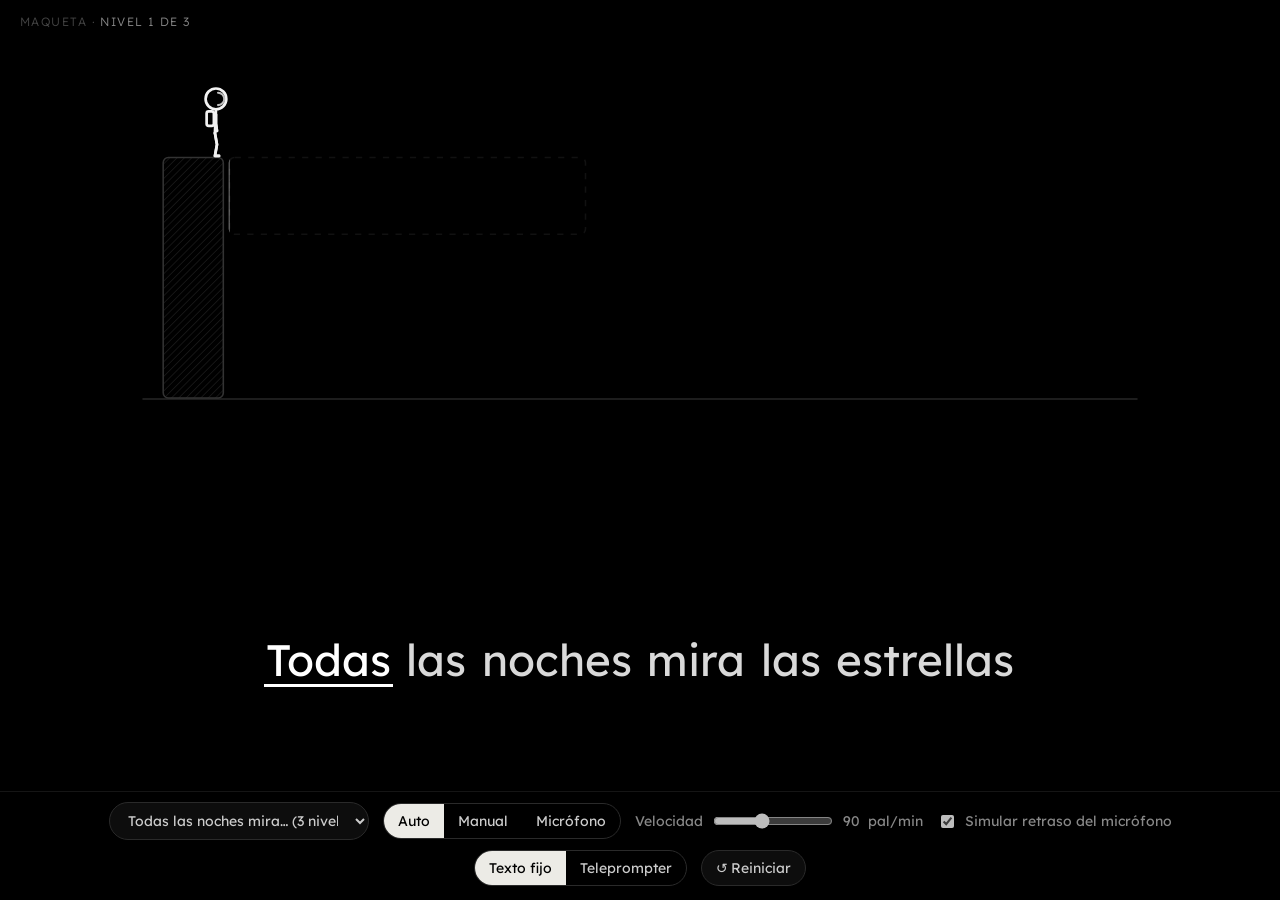
<file: maquetas/escalera.html>
<!doctype html>
<html lang="es">
<head>
  <meta charset="utf-8">
  <meta name="viewport" content="width=device-width, initial-scale=1, viewport-fit=cover">
  <meta name="theme-color" content="#000000">
  <title>Maqueta · Escalera de frases</title>
  <link rel="preconnect" href="https://fonts.googleapis.com">
  <link rel="preconnect" href="https://fonts.gstatic.com" crossorigin>
  <link href="https://fonts.googleapis.com/css2?family=Lexend:wght@300;400;600&display=swap" rel="stylesheet">
  <style>
    :root {
      --texto: #ecebe6;
      --tenue: #6b6b6b;
      --linea: #2a2a2a;
    }
    * { box-sizing: border-box; }
    html, body {
      margin: 0;
      height: 100%;
      background: #000;
      color: var(--texto);
      font-family: 'Lexend', system-ui, -apple-system, sans-serif;
      -webkit-tap-highlight-color: transparent;
      touch-action: manipulation;
      user-select: none;
      -webkit-user-select: none;
    }
    body { display: flex; flex-direction: column; height: 100vh; height: 100dvh; overflow: hidden; }

    /* ---------- Escena (arriba) ---------- */
    #escena { position: relative; flex: 1 1 56%; min-height: 0; }
    #escena svg { display: block; width: 100%; height: 100%; }
    .rotulo {
      position: absolute;
      top: calc(14px + env(safe-area-inset-top));
      left: 20px;
      font-size: 12px;
      font-weight: 300;
      letter-spacing: .12em;
      text-transform: uppercase;
      color: #444;
    }
    #paso-n { color: #888; }
    #aviso {
      position: absolute;
      top: calc(14px + env(safe-area-inset-top));
      left: 50%;
      transform: translateX(-50%);
      font-size: 14px;
      color: #aaa;
    }

    .suelo { stroke: #1d1d1d; stroke-width: 2; }
    .pilar { fill: url(#achurado-pilar); stroke: #333; stroke-width: 1.5; }
    .bloque-svg { stroke: #9a9a9a; stroke-width: 1.5; }
    .fila { transition: opacity .6s; }
    .fantasma rect { fill: none; stroke: #3a3a3a; stroke-width: 1.5; stroke-dasharray: 6 7; }
    .frente { stroke: #fff; stroke-linecap: round; }
    #pj polyline, #pj circle, #pj path, #pj rect { fill: none; stroke: #f2f2f2; stroke-width: 2.6; stroke-linecap: round; stroke-linejoin: round; }
    #pj circle, #pj rect { fill: #000; }
    #pj #visor { stroke-width: 2; stroke: #bdbdbd; }

    #final {
      position: absolute;
      inset: 0;
      display: flex;
      flex-direction: column;
      align-items: center;
      justify-content: flex-start;
      gap: 14px;
      padding-top: calc(18px + env(safe-area-inset-top));
      pointer-events: none;
      animation: aparecer .6s ease;
    }
    #final[hidden] { display: none; }
    #final div { pointer-events: auto; }
    #final p { margin: 0; font-size: clamp(26px, 4vw, 38px); font-weight: 600; }
    #final div { display: flex; gap: 12px; }

    /* ---------- Texto (abajo) ---------- */
    #texto {
      position: relative;
      flex: 0 0 auto;
      display: flex;
      align-items: center;
      justify-content: center;
      min-height: 28%;
      padding: 8px 32px 20px;
      overflow: hidden;
    }
    .linea { max-width: 980px; font-size: clamp(26px, 4vw, 44px); line-height: 1.75; text-align: center; }
    /* Escala de grises: lo que falta leer se ve nítido; lo leído se apaga un poco */
    .w { color: #d9d9d9; transition: color .25s, box-shadow .25s; padding: 0 .04em; }
    .w.leida { color: #6e6e6e; }
    .w.actual { color: #fff; box-shadow: inset 0 -3px 0 #fff; }
    .bloque { display: inline; }
    .bloque.nuevo { animation: aparecer .7s ease; }
    .corte { margin: 0 .3em; font-weight: 300; color: #333; }
    @keyframes aparecer { from { opacity: 0; filter: blur(4px); } }

    /* Modo teleprompter: una sola línea que se desliza */
    #texto.tele { justify-content: flex-start; height: 28%; }
    #texto.tele .linea {
      position: absolute;
      top: 50%;
      left: 0;
      max-width: none;
      white-space: nowrap;
      text-align: left;
      transform: translate(var(--dx, 0px), -50%);
      transition: transform .55s ease;
    }
    #texto.tele::before, #texto.tele::after {
      content: '';
      position: absolute;
      top: 0;
      bottom: 0;
      z-index: 1;
      width: 14%;
      pointer-events: none;
    }
    #texto.tele::before { left: 0; background: linear-gradient(90deg, #000, transparent); }
    #texto.tele::after { right: 0; background: linear-gradient(270deg, #000, transparent); }

    /* ---------- Controles de la maqueta ---------- */
    #controles {
      flex: 0 0 auto;
      display: flex;
      flex-wrap: wrap;
      align-items: center;
      justify-content: center;
      gap: 10px 14px;
      padding: 10px 16px calc(14px + env(safe-area-inset-bottom));
      border-top: 1px solid #151515;
      font-size: 14px;
      color: #888;
    }
    select, button {
      padding: 8px 14px;
      border: 1px solid var(--linea);
      border-radius: 999px;
      background: #0d0d0d;
      color: #ccc;
      font: inherit;
      font-size: 14px;
      cursor: pointer;
    }
    select { max-width: 260px; }
    button.primario { background: var(--texto); border-color: var(--texto); color: #000; font-weight: 600; }
    #final button { padding: 14px 28px; font-size: 18px; }
    .seg { display: inline-flex; border: 1px solid var(--linea); border-radius: 999px; overflow: hidden; }
    .seg button { border: 0; border-radius: 0; background: transparent; }
    .seg button.on { background: var(--texto); color: #000; }
    label { display: inline-flex; align-items: center; gap: 8px; }
    input[type=range] { width: 120px; accent-color: #bdbdbd; }
    input[type=checkbox] { accent-color: #bdbdbd; }
    [hidden] { display: none !important; }

    @media (max-width: 600px) {
      #texto { padding: 8px 16px 16px; }
      #controles { gap: 8px; font-size: 13px; }
    }
  </style>
</head>
<body>
  <section id="escena">
    <div class="rotulo">Maqueta · <span id="paso-n"></span></div>
    <div id="aviso" hidden></div>
    <svg id="svg" viewBox="0 0 1000 520" preserveAspectRatio="xMidYMid meet" aria-hidden="true"></svg>
    <div id="final" hidden>
      <p>¡Oración completa!</p>
      <div>
        <button id="repetir">Repetir</button>
        <button id="siguiente" class="primario">Siguiente oración</button>
      </div>
    </div>
  </section>

  <section id="texto"><div class="linea" id="linea"></div></section>

  <nav id="controles">
    <select id="sel-oracion" aria-label="Oración"></select>
    <div class="seg" id="seg-modo">
      <button data-modo="auto" class="on">Auto</button>
      <button data-modo="manual">Manual</button>
      <button data-modo="mic">Micrófono</button>
    </div>
    <label class="solo-auto">Velocidad <input type="range" id="vel" min="50" max="150" step="5" value="90"> <span id="vel-n">90</span> pal/min</label>
    <label class="solo-auto"><input type="checkbox" id="retraso" checked> Simular retraso del micrófono</label>
    <button id="btn-palabra" class="primario solo-manual" hidden>▶ Palabra</button>
    <button id="btn-mic" class="primario solo-mic" hidden>🎤 Empezar</button>
    <div class="seg" id="seg-texto">
      <button data-texto="fijo" class="on">Texto fijo</button>
      <button data-texto="tele">Teleprompter</button>
    </div>
    <button id="reiniciar">↺ Reiniciar</button>
  </nav>

  <script src="../js/analisis.js"></script>
  <script>
  'use strict';

  const { silabas, normalizar, alinear } = window.Analisis;

  // " / " separa los bloques con sentido de cada oración.
  // Texto: «El astronauta curioso»
  const ORACIONES = [
    'Lucas sueña con ser astronauta.',
    'Todas las noches mira las estrellas / con su telescopio / desde la ventana de su habitación.',
    'Ya conoce el nombre / de varios planetas: / Mercurio, Venus, Marte y Júpiter.',
    'Su favorito es Saturno, / porque tiene unos anillos espectaculares.',
    'Algún día, / Lucas quiere viajar por el espacio / y descubrir un planeta nuevo / para ponerle el nombre de su perro.',
  ];
  const ORACION_INICIAL = 1;
  // Cada bloque se distingue por su achurado (ángulo y separación), no por color.
  const ACHURADOS = [
    { angulo: 45, sep: 7 },
    { angulo: -45, sep: 7 },
    { angulo: 90, sep: 6 },
    { angulo: 0, sep: 8 },
    { angulo: 25, sep: 9 },
    { angulo: -65, sep: 9 },
  ];

  // Geometría de la escena (unidades del viewBox 1000 × 520)
  const PILAR = 40;      // borde izquierdo del pilar de partida
  const IZQ = 104;       // inicio de la escalera
  const DER = 965;       // fin de la escalera
  const HUECO = 6;       // separación entre bloques
  const ARRIBA = 150;    // altura del primer nivel
  const ABAJO = 490;     // límite inferior

  const $ = (id) => document.getElementById(id);
  const $svg = $('svg');
  const $linea = $('linea');
  const $texto = $('texto');
  const $final = $('final');
  const NS = 'http://www.w3.org/2000/svg';
  const esc = (s) => s.replace(/[&<>"]/g, (c) => ({ '&': '&amp;', '<': '&lt;', '>': '&gt;', '"': '&quot;' }[c]));

  // ================= Estado =================
  let o = null;          // oración preparada
  let paso = 1;          // nivel actual (1..n): paso k muestra los bloques 1..k
  let pos = 0;           // palabras leídas en el paso actual
  let fase = 'leyendo';  // leyendo | pausa | fin
  let revelado = IZQ;    // x hasta donde se materializó el nivel actual
  let pj = null;         // personaje
  let confeti = [];
  let modo = 'auto';
  let teleprompter = false;
  let gen = 0;           // invalida temporizadores al reiniciar
  let dicho = 0;         // modo auto: palabras "dichas" (lo reconocido puede ir atrasado)

  // ================= Preparar oración =================
  function prepararOracion(txt) {
    const palabras = [];
    const inicios = [0];
    for (const t of txt.replace(/\s*\/\s*/g, ' / ').trim().split(/\s+/)) {
      if (t === '/') { if (palabras.length) inicios.push(palabras.length); continue; }
      const limpia = t.replace(/[^\p{L}]/gu, '');
      palabras.push({ bruta: t, norm: normalizar(limpia), sil: Math.max(1, silabas(limpia).length) });
    }
    const bloques = inicios.map((a, j) => [a, j + 1 < inicios.length ? inicios[j + 1] : palabras.length]);
    const n = bloques.length;

    // El ancho de cada palabra en la escalera es proporcional a su largo.
    const acum = [0];
    for (const p of palabras) acum.push(acum[acum.length - 1] + p.bruta.length + 1);
    const total = acum[acum.length - 1];
    const util = DER - IZQ - HUECO * (n - 1);
    const bloqueDe = (i) => bloques.findIndex(([a, b]) => i > a && i <= b);

    const altoFila = Math.min(78, (ABAJO - ARRIBA) / n);
    return {
      palabras,
      bloques,
      n,
      altoFila,
      escala: Math.max(0.75, Math.min(1, altoFila / 78)),
      // x del frente de lectura después de leer i palabras
      posX: (i) => (i === 0 ? IZQ : IZQ + (util * acum[i]) / total + HUECO * bloqueDe(i)),
      izqBloque: (j) => IZQ + (util * acum[bloques[j][0]]) / total + HUECO * j,
      derBloque: (j) => IZQ + (util * acum[bloques[j][1]]) / total + HUECO * j,
      topeFila: (r) => ARRIBA + (r - 1) * altoFila,
      finPaso: (k) => bloques[k - 1][1],
    };
  }
  const finFila = (r) => o.derBloque(r - 1);

  // ================= Construir la escena SVG =================
  function construirEscena() {
    const baseY = o.topeFila(o.n + 1);
    let defs = ACHURADOS.map(({ angulo, sep }, j) => `
      <pattern id="ach${j}" patternUnits="userSpaceOnUse" width="${sep}" height="${sep}" patternTransform="rotate(${angulo})">
        <line x1="0" y1="0" x2="0" y2="${sep}" stroke="#7d7d7d" stroke-width="1"/>
      </pattern>`).join('');
    defs += `
      <pattern id="achurado-pilar" patternUnits="userSpaceOnUse" width="5" height="5" patternTransform="rotate(45)">
        <line x1="0" y1="0" x2="0" y2="5" stroke="#262626" stroke-width="1"/>
      </pattern>`;
    let filas = '';
    for (let r = 1; r <= o.n; r++) {
      defs += `<clipPath id="clip${r}"><rect id="clipr${r}" x="0" y="0" width="0" height="520"/></clipPath>`;
      let reales = '';
      let fantasmas = '';
      for (let j = 0; j < r; j++) {
        const x = o.izqBloque(j);
        const w = o.derBloque(j) - x;
        const y = o.topeFila(r) + 2;
        const h = o.altoFila - 4;
        reales += `<rect class="bloque-svg" x="${x}" y="${y}" width="${w}" height="${h}" rx="5" fill="url(#ach${j % ACHURADOS.length})"/>`;
        fantasmas += `<rect x="${x}" y="${y}" width="${w}" height="${h}" rx="5"/>`;
      }
      filas += `<g class="fantasma" id="fantasma${r}" opacity="0">${fantasmas}</g>`;
      filas += `<g class="fila" id="fila${r}" clip-path="url(#clip${r})">${reales}</g>`;
      filas += `<line class="frente" id="frenteG${r}" stroke-width="10" stroke-opacity="0" y1="${o.topeFila(r) + 3}" y2="${o.topeFila(r) + o.altoFila - 3}"/>`;
      filas += `<line class="frente" id="frente${r}" stroke-width="3" stroke-opacity="0" y1="${o.topeFila(r) + 3}" y2="${o.topeFila(r) + o.altoFila - 3}"/>`;
    }
    $svg.innerHTML = `
      <defs>${defs}</defs>
      <line class="suelo" x1="20" x2="980" y1="${baseY + 1}" y2="${baseY + 1}"/>
      <rect class="pilar" x="${PILAR}" y="${o.topeFila(1) + 2}" width="${IZQ - HUECO - PILAR}" height="${baseY - o.topeFila(1) - 2}" rx="5"/>
      ${filas}
      <g id="confeti"></g>
      <g id="pj">
        <polyline id="piernaB"/><polyline id="brazoB"/>
        <rect id="mochila" width="7" height="14" rx="2"/>
        <polyline id="torso"/><circle id="cabeza" r="10"/><path id="visor"/>
        <polyline id="piernaA"/><polyline id="brazoA"/>
      </g>`;
  }

  // ================= Personaje =================
  const pts = (arr) => arr.map((p) => p.join(',')).join(' ');

  // Astronauta de líneas: casco con visor, mochila y botas.
  // Poses en coordenadas locales: origen = punto de apoyo, y negativa hacia arriba, mirando a la derecha.
  function pose(m, a, t) {
    if (m === 'sentado') {
      const k1 = Math.sin(t * 2.2) * 3;
      const k2 = Math.sin(t * 2.2 + 1.7) * 3;
      return {
        cabeza: [-1, -36], torso: [[0, -2], [-1, -25]],
        brazoA: [[-1, -21], [-6, -11], [-9, -2]], brazoB: [[-1, -21], [-4, -11], [-7, -2]],
        piernaA: [[0, -2], [10, -2], [11 + k1, 12]], piernaB: [[0, -2], [9, -1], [9 + k2, 12]],
      };
    }
    if (m === 'saltando') {
      return {
        cabeza: [1, -55], torso: [[0, -22], [1, -44]],
        brazoA: [[1, -40], [8, -46], [12, -53]], brazoB: [[1, -40], [-6, -46], [-10, -52]],
        piernaA: [[0, -22], [7, -14], [3, -5]], piernaB: [[0, -22], [4, -13], [-1, -6]],
      };
    }
    if (m === 'celebrando') {
      // salto lento, como en baja gravedad
      const h = Math.abs(Math.sin(t * 3.2));
      const f = (1 - h) * 5;
      return {
        dy: -h * 34,
        cabeza: [0, -55], torso: [[0, -22], [0, -44]],
        brazoA: [[0, -40], [9, -50], [13, -61]], brazoB: [[0, -40], [-9, -50], [-13, -61]],
        piernaA: [[0, -22], [4 + f, -11], [4, 0]], piernaB: [[0, -22], [-4 + f, -11], [-4, 0]],
      };
    }
    // caminando / parado
    const s = m === 'caminando' ? Math.sin(a) : 0;
    return {
      dy: m === 'caminando' ? -Math.abs(Math.cos(a)) * 2 : Math.sin(t * 2) * 0.6,
      cabeza: [1, -55], torso: [[0, -22], [1, -44]],
      brazoA: [[1, -40], [-4 * s + 1, -31], [-7 * s + 2, -24]], brazoB: [[1, -40], [4 * s + 1, -31], [7 * s + 2, -24]],
      piernaA: [[0, -22], [5 * s + 2, -11], [9 * s, 0]], piernaB: [[0, -22], [-5 * s + 2, -11], [-9 * s, 0]],
    };
  }

  function caminarHacia(meta, dt) {
    const d = meta - pj.x;
    if (d > 0.8) {
      const v = Math.min(260, Math.max(45, d * 3.2));
      const avance = Math.min(d, v * dt);
      pj.x += avance;
      pj.anim += avance * 0.13;
      pj.modo = 'caminando';
    } else if (pj.modo === 'caminando' || pj.modo === 'saltando') {
      pj.modo = 'parado';
    }
  }

  function actualizarPj(dt) {
    if (pj.salto) {
      const s = pj.salto;
      s.t = Math.min(1, s.t + dt / 0.55);
      pj.x = s.x0 + (s.x1 - s.x0) * s.t;
      pj.y = s.y0 + (s.y1 - s.y0) * s.t - 46 * Math.sin(Math.PI * s.t);
      pj.modo = 'saltando';
      if (s.t >= 1) { pj.salto = null; pj.fila = s.fila; pj.modo = 'parado'; }
      return;
    }
    pj.y = o.topeFila(pj.fila);

    // Esperando sentado en el nivel de arriba mientras se materializa el de abajo
    if (pj.fila < paso) {
      const borde = finFila(pj.fila) - 3;
      const hayPiso = revelado > finFila(paso - 1) + 24;
      if (pj.fila === paso - 1 && hayPiso) {
        pj.salto = { x0: pj.x, y0: pj.y, x1: finFila(paso - 1) + 14, y1: o.topeFila(paso), t: 0, fila: paso };
        return;
      }
      caminarHacia(borde, dt);
      if (pj.x >= borde - 0.5) pj.modo = 'sentado';
      return;
    }

    // En el nivel actual: camina detrás del frente de lectura
    const completo = pos >= o.finPaso(paso);
    const meta = completo ? finFila(paso) - (paso < o.n ? 3 : 34) : revelado - 14;
    caminarHacia(meta, dt);
    if (completo && pj.modo !== 'caminando') {
      if (paso < o.n) pj.modo = 'sentado';
      else if (fase === 'fin') {
        if (pj.modo !== 'celebrando') lanzarEstrellas();
        pj.modo = 'celebrando';
      }
    }
  }

  // Celebración: estrellitas grises que flotan lento.
  function lanzarEstrellas() {
    const grises = ['#ffffff', '#c8c8c8', '#8a8a8a'];
    for (let i = 0; i < 34; i++) {
      const ang = Math.random() * Math.PI * 2;
      const vel = 40 + Math.random() * 120;
      confeti.push({
        x: pj.x, y: pj.y - 45,
        vx: Math.cos(ang) * vel, vy: Math.sin(ang) * vel - 50,
        tam: 2.5 + Math.random() * 3.5, fase: Math.random() * 6.3,
        c: grises[i % grises.length], vida: 2.5 + Math.random() * 2,
      });
    }
  }

  // ================= Bucle de animación =================
  let ultimo = performance.now();

  function cuadro(ahora) {
    const dt = Math.min(0.05, (ahora - ultimo) / 1000);
    ultimo = ahora;
    const t = ahora / 1000;

    // El nivel actual se materializa con suavidad hasta donde va la lectura
    const objetivo = o.posX(pos);
    if (objetivo < revelado) revelado = objetivo;
    else revelado += (objetivo - revelado) * Math.min(1, dt * 5);
    const creciendo = Math.min(1, (objetivo - revelado) / 12);

    actualizarPj(dt);

    for (let r = 1; r <= o.n; r++) {
      const ancho = r < paso || fase === 'fin' ? 1000 : r === paso ? revelado : 0;
      $('clipr' + r).setAttribute('width', ancho);
      $('fila' + r).setAttribute('opacity', r === paso || fase === 'fin' ? 1 : 0.5); // el nivel actual destaca
      $('fantasma' + r).setAttribute('opacity', r === paso && fase === 'leyendo' ? 0.3 : 0);
      for (const id of ['frente', 'frenteG']) {
        const el = $(id + r);
        const visible = r === paso && fase !== 'fin' && revelado > IZQ + 2;
        el.setAttribute('x1', revelado);
        el.setAttribute('x2', revelado);
        el.setAttribute('stroke-opacity', visible ? (id === 'frente' ? 0.35 + 0.6 * creciendo : 0.12 * creciendo) : 0);
      }
    }

    const P = pose(pj.modo, pj.anim, t);
    $('pj').setAttribute('transform', `translate(${pj.x.toFixed(1)} ${(pj.y + (P.dy || 0) * o.escala).toFixed(1)}) scale(${o.escala})`);
    const [cx, cy] = P.cabeza;
    $('cabeza').setAttribute('cx', cx);
    $('cabeza').setAttribute('cy', cy);
    $('visor').setAttribute('d', `M${cx + 2},${cy - 6} A6,6 0 0 1 ${cx + 2},${cy + 6}`);
    const [nx, ny] = P.torso[1]; // cuello: la mochila va en la espalda
    $('mochila').setAttribute('x', nx - 9);
    $('mochila').setAttribute('y', ny + 1);
    for (const parte of ['torso', 'brazoA', 'brazoB']) $(parte).setAttribute('points', pts(P[parte]));
    for (const parte of ['piernaA', 'piernaB']) {
      const pie = P[parte][P[parte].length - 1];
      $(parte).setAttribute('points', pts([...P[parte], [pie[0] + 4, pie[1]]])); // bota
    }

    if (confeti.length) {
      confeti = confeti.filter((c) => (c.vida -= dt) > 0);
      let html = '';
      for (const c of confeti) {
        c.vy += 35 * dt;
        c.x += c.vx * dt;
        c.y += c.vy * dt;
        c.vx *= 1 - dt * 0.6;
        c.vy *= 1 - dt * 0.6;
        const brillo = Math.min(1, c.vida) * (0.55 + 0.45 * Math.sin(t * 6 + c.fase));
        const x = c.x.toFixed(1);
        const y = c.y.toFixed(1);
        html += `<path d="M${x},${(c.y - c.tam).toFixed(1)}V${(c.y + c.tam).toFixed(1)}M${(c.x - c.tam).toFixed(1)},${y}H${(c.x + c.tam).toFixed(1)}" stroke="${c.c}" stroke-width="1.6" stroke-linecap="round" opacity="${brillo.toFixed(2)}"/>`;
      }
      $('confeti').innerHTML = html;
    }
    requestAnimationFrame(cuadro);
  }

  // ================= Texto =================
  function pintarTexto(nuevo = false) {
    $linea.innerHTML = o.bloques.slice(0, paso).map(([a, b], j) => {
      const ws = [];
      for (let i = a; i < b; i++) ws.push(`<span class="w" data-i="${i}">${esc(o.palabras[i].bruta)}</span>`);
      const clase = nuevo && paso > 1 && j === paso - 1 ? 'bloque nuevo' : 'bloque';
      return `<span class="${clase}">${ws.join(' ')}</span>`;
    }).join('<span class="corte">/</span>');
    $('paso-n').textContent = `Nivel ${paso} de ${o.n}`;
    marcarTexto();
  }

  function marcarTexto() {
    $linea.querySelectorAll('.w').forEach((el) => {
      const i = Number(el.dataset.i);
      el.classList.toggle('leida', i < pos);
      el.classList.toggle('actual', i === pos && fase === 'leyendo');
    });
    if (teleprompter) centrarTeleprompter();
  }

  // Mantiene la palabra actual a un 30 % del ancho; la línea se desliza hacia la izquierda.
  function centrarTeleprompter() {
    const ws = $linea.querySelectorAll('.w');
    const actual = $linea.querySelector('.w.actual');
    const ultima = ws[ws.length - 1];
    const ref = actual ? actual.offsetLeft : ultima.offsetLeft + ultima.offsetWidth - $texto.clientWidth * 0.4;
    $linea.style.setProperty('--dx', `${$texto.clientWidth * 0.3 - ref}px`);
  }

  // ================= Avance de la lectura =================
  function avanzar(n) {
    if (fase !== 'leyendo') return;
    const fin = o.finPaso(paso);
    n = Math.min(n, fin);
    if (n <= pos) return;
    pos = n;
    if (pos >= fin) {
      const g = gen;
      if (paso < o.n) {
        fase = 'pausa';
        setTimeout(() => g === gen && siguientePaso(), 1500);
      } else {
        fase = 'fin';
        setTimeout(() => { if (g === gen) $final.hidden = false; }, 2800);
      }
    }
    marcarTexto();
  }

  function siguientePaso() {
    paso++;
    pos = 0;
    fase = 'leyendo';
    pintarTexto(true);
    empezarPaso();
  }

  function empezarPaso() {
    dicho = 0;
    const g = gen;
    if (modo === 'auto') {
      setTimeout(() => g === gen && hablarAuto(g), 700);
      if ($('retraso').checked) setTimeout(() => g === gen && reportarAuto(g), 700);
    }
    if (modo === 'mic') {
      mic.consumidas = mic.cantidad; // ignora lo leído en el nivel anterior
      mic.desde = 0;
    }
  }

  // ---------- Modo auto: simula a la niña leyendo ----------
  function hablarAuto(g) {
    if (g !== gen || fase !== 'leyendo' || modo !== 'auto') return;
    if (dicho >= o.finPaso(paso)) return;
    const ppm = Number($('vel').value);
    const p = o.palabras[dicho];
    let ms = (p.sil * 60000) / (ppm * 2); // ~2 sílabas por palabra en promedio
    if (/[,;:]$/.test(p.bruta)) ms += 380;
    setTimeout(() => {
      if (g !== gen) return;
      dicho++;
      if (!$('retraso').checked) avanzar(dicho);
      hablarAuto(g);
    }, ms);
  }

  // Con "retraso": lo leído llega a saltos, como con el reconocimiento de voz real.
  function reportarAuto(g) {
    if (g !== gen || fase !== 'leyendo' || modo !== 'auto') return;
    avanzar(dicho);
    setTimeout(() => reportarAuto(g), 350 + Math.random() * 550);
  }

  // ---------- Modo micrófono ----------
  const Rec = window.SpeechRecognition || window.webkitSpeechRecognition;
  const mic = { activo: false, rec: null, cantidad: 0, consumidas: 0, desde: 0 };

  function micIniciar() {
    if (!Rec) { aviso('Este navegador no reconoce la voz. Usa Safari en el iPad o Chrome.'); return; }
    if (mic.activo) return;
    mic.activo = true;
    if (!mic.rec) {
      const r = new Rec();
      r.lang = 'es-CL';
      r.continuous = true;
      r.interimResults = true;
      r.onresult = (e) => {
        let t = '';
        for (let i = 0; i < e.results.length; i++) t += ' ' + e.results[i][0].transcript;
        const dichas = t.split(/\s+/).map(normalizar).filter(Boolean);
        mic.cantidad = dichas.length;
        oirMic(dichas);
      };
      r.onerror = (e) => {
        if (e.error === 'not-allowed' || e.error === 'service-not-allowed') {
          mic.activo = false;
          $('btn-mic').hidden = false;
          aviso('Sin permiso de micrófono. Revisa que el Dictado esté activado.');
        }
      };
      r.onend = () => {
        if (!mic.activo) return;
        setTimeout(() => {
          if (!mic.activo) return;
          try {
            r.start();
            mic.cantidad = 0;
            mic.consumidas = 0;
            mic.desde = pos;
          } catch (err) {
            if (err.name === 'InvalidStateError') return;
            mic.activo = false;
            $('btn-mic').hidden = false;
          }
        }, 250);
      };
      mic.rec = r;
    }
    mic.cantidad = 0;
    mic.consumidas = 0;
    mic.desde = pos;
    try { mic.rec.start(); } catch { /* ya estaba escuchando */ }
    $('btn-mic').hidden = true;
  }

  function micDetener() {
    mic.activo = false;
    try { if (mic.rec) mic.rec.abort(); } catch { /* nada */ }
  }

  function oirMic(dichas) {
    if (mic.consumidas > dichas.length) mic.consumidas = dichas.length;
    if (fase !== 'leyendo') return;
    const esperadas = o.palabras.slice(0, o.finPaso(paso)).map((p) => p.norm);
    const r = alinear(esperadas, dichas.slice(mic.consumidas), mic.desde, esperadas.map(() => 'pendiente'));
    avanzar(r.pos);
  }

  let avisoT = null;
  function aviso(txt) {
    $('aviso').textContent = txt;
    $('aviso').hidden = false;
    clearTimeout(avisoT);
    avisoT = setTimeout(() => { $('aviso').hidden = true; }, 4000);
  }

  // ================= Reiniciar y controles =================
  function reiniciar() {
    gen++;
    o = prepararOracion(ORACIONES[$('sel-oracion').value]);
    construirEscena();
    paso = 1;
    pos = 0;
    fase = 'leyendo';
    revelado = IZQ;
    confeti = [];
    pj = { x: (PILAR + IZQ - HUECO) / 2 - 8, y: o.topeFila(1), fila: 1, modo: 'parado', anim: 0, salto: null };
    $final.hidden = true;
    pintarTexto();
    empezarPaso();
  }

  function cambiarModo(m) {
    modo = m;
    document.querySelectorAll('#seg-modo button').forEach((b) => b.classList.toggle('on', b.dataset.modo === m));
    document.querySelectorAll('.solo-auto').forEach((el) => { el.hidden = m !== 'auto'; });
    $('btn-palabra').hidden = m !== 'manual';
    $('btn-mic').hidden = m !== 'mic' || mic.activo;
    if (m !== 'mic') micDetener();
    reiniciar();
  }

  ORACIONES.forEach((txt, i) => {
    const op = document.createElement('option');
    const limpio = txt.replace(/\s*\/\s*/g, ' ');
    const n = txt.split('/').length;
    op.value = i;
    op.textContent = `${limpio.split(' ').slice(0, 4).join(' ')}… (${n} ${n === 1 ? 'nivel' : 'niveles'})`;
    $('sel-oracion').appendChild(op);
  });
  $('sel-oracion').value = ORACION_INICIAL;

  $('sel-oracion').addEventListener('change', reiniciar);
  $('seg-modo').addEventListener('click', (e) => { if (e.target.dataset.modo) cambiarModo(e.target.dataset.modo); });
  $('seg-texto').addEventListener('click', (e) => {
    if (!e.target.dataset.texto) return;
    teleprompter = e.target.dataset.texto === 'tele';
    document.querySelectorAll('#seg-texto button').forEach((b) => b.classList.toggle('on', b === e.target));
    $texto.classList.toggle('tele', teleprompter);
    $linea.style.removeProperty('--dx');
    marcarTexto();
  });
  $('vel').addEventListener('input', () => { $('vel-n').textContent = $('vel').value; });
  $('retraso').addEventListener('change', reiniciar);
  $('reiniciar').addEventListener('click', reiniciar);
  $('btn-palabra').addEventListener('click', () => avanzar(pos + 1));
  $('btn-mic').addEventListener('click', micIniciar);
  $('escena').addEventListener('click', (e) => { if (modo === 'manual' && !e.target.closest('#final')) avanzar(pos + 1); });
  document.addEventListener('keydown', (e) => {
    if (modo === 'manual' && (e.key === ' ' || e.key === 'ArrowRight')) { e.preventDefault(); avanzar(pos + 1); }
  });
  $('repetir').addEventListener('click', reiniciar);
  $('siguiente').addEventListener('click', () => {
    $('sel-oracion').value = (Number($('sel-oracion').value) + 1) % ORACIONES.length;
    reiniciar();
  });
  window.addEventListener('resize', () => { if (teleprompter) centrarTeleprompter(); });

  reiniciar();
  requestAnimationFrame(cuadro);
  </script>
</body>
</html>
</file>
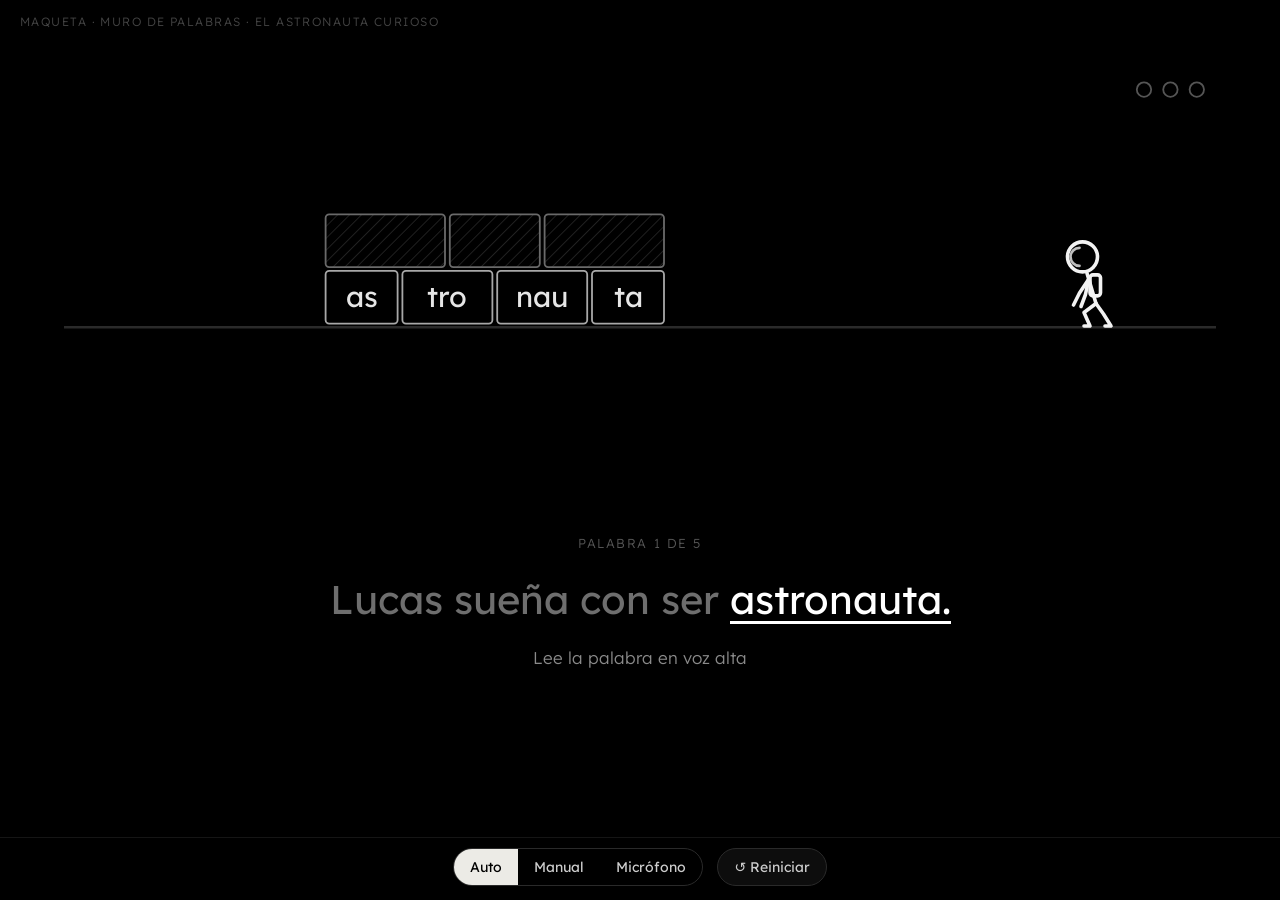
<file: maquetas/muro.html>
<!doctype html>
<html lang="es">
<head>
  <meta charset="utf-8">
  <meta name="viewport" content="width=device-width, initial-scale=1, viewport-fit=cover">
  <meta name="theme-color" content="#000000">
  <title>Maqueta · Muro de palabras</title>
  <link rel="preconnect" href="https://fonts.googleapis.com">
  <link rel="preconnect" href="https://fonts.gstatic.com" crossorigin>
  <link href="https://fonts.googleapis.com/css2?family=Lexend:wght@300;400;600&display=swap" rel="stylesheet">
  <style>
    * { box-sizing: border-box; }
    html, body {
      margin: 0;
      height: 100%;
      background: #000;
      color: #ecebe6;
      font-family: 'Lexend', system-ui, -apple-system, sans-serif;
      -webkit-tap-highlight-color: transparent;
      touch-action: manipulation;
      user-select: none;
      -webkit-user-select: none;
    }
    body { display: flex; flex-direction: column; height: 100vh; height: 100dvh; overflow: hidden; }

    .rotulo-maqueta {
      padding: calc(14px + env(safe-area-inset-top)) 20px 0;
      font-size: 12px;
      font-weight: 300;
      letter-spacing: .12em;
      text-transform: uppercase;
      color: #444;
    }

    /* ---------- Escena panorámica ---------- */
    #escena { position: relative; flex: 0 0 auto; width: 100%; max-width: 1200px; margin: 3vh auto 0; }
    #escena svg { display: block; width: 100%; height: auto; }
    .suelo { stroke: #2a2a2a; stroke-width: 2; }
    .ladrillo rect { fill: #000; stroke: #a8a8a8; stroke-width: 1.5; }
    .ladrillo.liso rect { fill: url(#achurado); stroke: #6a6a6a; }
    .ladrillo text {
      fill: #e6e6e6;
      font-family: 'Lexend', sans-serif;
      font-size: 24px;
      font-weight: 400;
      text-anchor: middle;
    }
    .grieta {
      fill: none;
      stroke: #d8d8d8;
      stroke-width: 1.6;
      stroke-linecap: round;
      stroke-linejoin: round;
      stroke-dasharray: 1 1;
      stroke-dashoffset: 1;
      transition: stroke-dashoffset .28s ease-out;
    }
    .grieta.on { stroke-dashoffset: 0; }
    #pj polyline, #pj circle, #pj path, #pj rect { fill: none; stroke: #f2f2f2; stroke-width: 2.4; stroke-linecap: round; stroke-linejoin: round; }
    #pj circle, #pj rect { fill: #000; }
    #pj #visor { stroke-width: 1.8; stroke: #bdbdbd; }
    .golpe { fill: none; stroke: #555; stroke-width: 1.5; transition: fill .3s, stroke .3s; }
    .golpe.hecho { fill: #e6e6e6; stroke: #e6e6e6; }

    /* ---------- Oración ---------- */
    #texto {
      flex: 1 1 auto;
      display: flex;
      flex-direction: column;
      align-items: center;
      justify-content: center;
      gap: 14px;
      padding: 8px 32px;
    }
    .oracion { max-width: 980px; font-size: clamp(24px, 3.6vw, 40px); line-height: 1.7; text-align: center; color: #6e6e6e; }
    .oracion .objetivo { color: #fff; box-shadow: inset 0 -3px 0 #fff; transition: color .4s, box-shadow .4s; }
    .oracion .lograda { color: #fff; font-weight: 600; box-shadow: none; animation: brillo 1.2s ease; }
    @keyframes brillo { 0% { text-shadow: 0 0 0 transparent; } 30% { text-shadow: 0 0 18px rgba(255, 255, 255, .7); } 100% { text-shadow: 0 0 0 transparent; } }
    .progreso { font-size: 13px; font-weight: 300; letter-spacing: .12em; text-transform: uppercase; color: #555; }
    .indicacion { min-height: 1.4em; font-size: 17px; font-weight: 300; color: #8a8a8a; }

    #final {
      position: fixed;
      inset: 0;
      display: flex;
      flex-direction: column;
      align-items: center;
      justify-content: center;
      gap: 20px;
      background: rgba(0, 0, 0, .8);
    }
    #final[hidden] { display: none; }
    #final p { margin: 0; font-size: clamp(28px, 5vw, 46px); font-weight: 600; }

    /* ---------- Controles ---------- */
    #controles {
      flex: 0 0 auto;
      display: flex;
      flex-wrap: wrap;
      align-items: center;
      justify-content: center;
      gap: 10px 14px;
      padding: 10px 16px calc(14px + env(safe-area-inset-bottom));
      border-top: 1px solid #151515;
      font-size: 14px;
      color: #888;
    }
    button {
      padding: 9px 16px;
      border: 1px solid #2a2a2a;
      border-radius: 999px;
      background: #0d0d0d;
      color: #ccc;
      font: inherit;
      font-size: 14px;
      cursor: pointer;
    }
    button.primario { background: #ecebe6; border-color: #ecebe6; color: #000; font-weight: 600; }
    #final button { padding: 14px 28px; font-size: 18px; }
    .seg { display: inline-flex; border: 1px solid #2a2a2a; border-radius: 999px; overflow: hidden; }
    .seg button { border: 0; border-radius: 0; background: transparent; }
    .seg button.on { background: #ecebe6; color: #000; }
    [hidden] { display: none !important; }

    @media (max-width: 600px) {
      #texto { padding: 8px 16px; }
    }
  </style>
</head>
<body>
  <div class="rotulo-maqueta">Maqueta · Muro de palabras · El astronauta curioso</div>

  <section id="escena">
    <svg id="svg" viewBox="0 0 1000 260" aria-hidden="true">
      <defs>
        <pattern id="achurado" patternUnits="userSpaceOnUse" width="7" height="7" patternTransform="rotate(45)">
          <line x1="0" y1="0" x2="0" y2="7" stroke="#333" stroke-width="1"/>
        </pattern>
      </defs>
      <line class="suelo" x1="20" x2="980" y1="226" y2="226"/>
      <g id="golpes">
        <circle class="golpe" cx="920" cy="28" r="6"/>
        <circle class="golpe" cx="942" cy="28" r="6"/>
        <circle class="golpe" cx="964" cy="28" r="6"/>
      </g>
      <g id="muro"><g id="ladrillos"></g><g id="grietas"></g></g>
      <g id="chispas"></g>
      <g id="pj">
        <polyline id="piernaB"/><polyline id="brazoB"/>
        <rect id="mochila" width="7" height="14" rx="2"/>
        <polyline id="torso"/><circle id="cabeza" r="10"/><path id="visor"/>
        <polyline id="piernaA"/><polyline id="brazoA"/>
      </g>
      <g id="mareo"></g>
    </svg>
  </section>

  <section id="texto">
    <div class="progreso" id="progreso"></div>
    <div class="oracion" id="oracion"></div>
    <div class="indicacion" id="indicacion"></div>
  </section>

  <nav id="controles">
    <div class="seg" id="seg-modo">
      <button data-modo="auto" class="on">Auto</button>
      <button data-modo="manual">Manual</button>
      <button data-modo="mic">Micrófono</button>
    </div>
    <button id="btn-leer" class="primario" hidden>▶ Leí la palabra</button>
    <button id="btn-mic" class="primario" hidden>🎤 Empezar</button>
    <button id="reiniciar">↺ Reiniciar</button>
  </nav>

  <div id="final" hidden>
    <p>¡Rompiste los 5 muros!</p>
    <button id="otra-vez" class="primario">Otra vez</button>
  </div>

  <script src="../js/analisis.js"></script>
  <script>
  'use strict';

  const { silabas, dificultad, normalizar, parecidas } = window.Analisis;

  const TEXTO =
    'Lucas sueña con ser astronauta. Todas las noches mira las estrellas con su telescopio desde la ventana de su habitación. ' +
    'Ya conoce el nombre de varios planetas: Mercurio, Venus, Marte y Júpiter. Su favorito es Saturno, porque tiene unos ' +
    'anillos espectaculares. Algún día, Lucas quiere viajar por el espacio y descubrir un planeta nuevo para ponerle el nombre de su perro.';
  const CANTIDAD = 5;   // palabras a practicar
  const GOLPES = 3;     // lecturas para romper cada muro
  const IDIOMA = 'es-CL';

  // Escena (viewBox 1000 × 260)
  const SUELO = 225;
  const FILA = 46;      // alto de cada hilera de ladrillos
  const HUECO = 4;
  const MURO_DER = 520; // cara derecha del muro, donde choca el astronauta
  const X_INICIO = 880;
  const ESCALA = 1.25;

  const $ = (id) => document.getElementById(id);
  const NS = 'http://www.w3.org/2000/svg';
  const esc = (s) => s.replace(/[&<>"]/g, (c) => ({ '&': '&amp;', '<': '&lt;', '>': '&gt;', '"': '&quot;' }[c]));

  // ================= Palabras difíciles del texto =================
  const oraciones = TEXTO.match(/[^.!?]+[.!?]/g).map((o) => o.trim());
  const candidatas = [];
  oraciones.forEach((o, n) => o.split(/\s+/).forEach((bruta, k) => {
    const limpia = bruta.replace(/[^\p{L}]/gu, '');
    candidatas.push({ limpia, norm: normalizar(limpia), puntos: dificultad(limpia), oracion: n, indice: k, orden: candidatas.length });
  }));
  const vistas = new Set();
  const LISTA = candidatas
    .filter((c) => !vistas.has(c.norm) && vistas.add(c.norm))
    .sort((a, b) => b.puntos - a.puntos)
    .slice(0, CANTIDAD)
    .sort((a, b) => a.orden - b.orden)
    .map((c) => ({ ...c, silabas: silabas(c.limpia) }));

  // ================= Estado =================
  let indice = 0;           // palabra actual
  let golpes = 0;
  let ladrillos = [];
  let chispas = [];
  let pj = null;
  let pendiente = false;    // lectura hecha mientras el astronauta aún no estaba listo
  let modo = 'auto';
  let gen = 0;
  let sacudida = 0;         // tiempo desde el último golpe (para la vibración del muro)
  let reloj = 0;

  // ================= Muro de ladrillos-sílaba =================
  function construirMuro(sils) {
    const $l = $('ladrillos');
    $l.innerHTML = '';
    $('grietas').innerHTML = '';
    ladrillos = [];
    const anchos = sils.map((s) => 30 + s.length * 15);
    const total = anchos.reduce((a, b) => a + b, 0) + HUECO * (sils.length - 1);
    const izq = MURO_DER - total;

    // Hilera de abajo: una sílaba por ladrillo
    let x = izq;
    const centros = [];
    const juntasAbajo = []; // x de las juntas entre sílabas
    sils.forEach((s, k) => {
      ladrillos.push(crearLadrillo(x, SUELO - FILA, anchos[k], FILA - 2, s));
      centros.push(x + anchos[k] / 2);
      x += anchos[k] + HUECO;
      if (k < sils.length - 1) juntasAbajo.push(x - HUECO / 2);
    });
    // Hilera de arriba: ladrillos lisos trabados (sus juntas caen al centro de los de abajo)
    const juntas = sils.length > 2 ? [izq, ...centros.slice(1, -1), MURO_DER] : [izq, (izq + MURO_DER) / 2, MURO_DER];
    for (let k = 0; k < juntas.length - 1; k++) {
      const a = juntas[k] + (k ? HUECO / 2 : 0);
      const b = juntas[k + 1] - (k < juntas.length - 2 ? HUECO / 2 : 0);
      ladrillos.push(crearLadrillo(a, SUELO - 2 * FILA - 1, b - a, FILA - 2, null));
    }

    // Entran cayendo desde arriba, de a uno
    ladrillos.forEach((l, k) => { l.modo = 'cae'; l.t = -k * 0.05; l.oy = -260; });
    return { izq, total, juntasAbajo };
  }

  function crearLadrillo(x, y, w, h, silaba) {
    const g = document.createElementNS(NS, 'g');
    g.setAttribute('class', silaba ? 'ladrillo' : 'ladrillo liso');
    g.innerHTML = `<rect x="0" y="0" width="${w}" height="${h}" rx="3"/>` +
      (silaba ? `<text x="${w / 2}" y="${h / 2}" dy=".35em">${esc(silaba)}</text>` : '');
    $('ladrillos').appendChild(g);
    return { g, rect: g.querySelector('rect'), x, y, w, h, silaba, ox: 0, oy: 0, rot: 0, op: 1, modo: 'quieto', t: 0 };
  }

  let muro = null; // { izq, total, juntasAbajo }

  // ---------- Grietas ----------
  function zigzagVertical(x, y1, y2, amp) {
    let d = `M${x.toFixed(1)},${y1.toFixed(1)}`;
    const pasos = 6;
    for (let k = 1; k <= pasos; k++) {
      const y = y1 + ((y2 - y1) * k) / pasos;
      d += ` L${(x + (k % 2 ? amp : -amp) * (k < pasos ? 1 : 0.3)).toFixed(1)},${y.toFixed(1)}`;
    }
    return d;
  }

  // Grieta principal desde el punto del golpe hacia la izquierda, con ramas cortas.
  // Se mantiene cerca de y0 (± margen) para no tapar las sílabas.
  function grietaDesdeImpacto(largo, y0, retraso = 0, margen = 10) {
    let x = MURO_DER - 1;
    let y = y0;
    const puntos = [[x, y]];
    while (x > MURO_DER - largo) {
      x -= 12 + Math.random() * 18;
      y += (Math.random() - 0.5) * 14;
      y = Math.min(y0 + margen, Math.max(y0 - margen, y));
      puntos.push([x, y]);
    }
    agregarGrieta('M' + puntos.map(([a, b]) => `${a.toFixed(1)},${b.toFixed(1)}`).join(' L'), retraso);
    for (let k = 2; k < puntos.length - 1; k += 3) {
      const [a, b] = puntos[k];
      const sentido = Math.random() < 0.5 ? -1 : 1;
      const d = `M${a.toFixed(1)},${b.toFixed(1)} L${(a - 8 - Math.random() * 8).toFixed(1)},${(b + sentido * (8 + Math.random() * 8)).toFixed(1)} ` +
        `L${(a - 14 - Math.random() * 10).toFixed(1)},${(b + sentido * (14 + Math.random() * 6)).toFixed(1)}`;
      agregarGrieta(d, retraso + 0.12 + k * 0.03);
    }
  }

  function agregarGrieta(d, retraso = 0) {
    const p = document.createElementNS(NS, 'path');
    p.setAttribute('class', 'grieta');
    p.setAttribute('pathLength', '1');
    p.setAttribute('d', d);
    p.style.transitionDelay = `${retraso}s`;
    $('grietas').appendChild(p);
    p.getBoundingClientRect(); // fija el estado inicial para que la transición se vea
    p.classList.add('on');
  }

  function agrietar(n) {
    const ancho = muro.total;
    const silabicos = ladrillos.filter((l) => l.silaba);
    if (n === 1) {
      // Se abren las juntas entre sílabas y nace una grieta desde el golpe
      muro.juntasAbajo.forEach((x, k) => agregarGrieta(zigzagVertical(x, SUELO - FILA + 3, SUELO - 3, 3.5), 0.1 + 0.05 * k));
      grietaDesdeImpacto(ancho * 0.4, SUELO - FILA - 22, 0, 6);
      silabicos.forEach((l, k) => { l.ox = (k - (silabicos.length - 1) / 2) * 1.5; });
    } else if (n === 2) {
      // Las grietas suben a la hilera de arriba y aparecen ramas nuevas
      muro.juntasAbajo.forEach((x, k) => agregarGrieta(zigzagVertical(x, SUELO - FILA, SUELO - 2 * FILA + 3, 5), 0.1 + 0.05 * k));
      grietaDesdeImpacto(ancho * 0.75, SUELO - FILA - 14, 0, 8);
      // los ladrillos se separan más y los del lado del golpe se tuercen
      silabicos.forEach((l, k) => { l.ox = (k - (silabicos.length - 1) / 2) * 4; });
      ladrillos.filter((l) => l.x + l.w > MURO_DER - 70).forEach((l) => { l.rot = -0.035; l.ox -= 2; });
    }
  }

  function lanzarChispas(cantidad, fuerza) {
    for (let i = 0; i < cantidad; i++) {
      chispas.push({
        x: MURO_DER + 2, y: SUELO - 50 + (Math.random() - 0.5) * 30,
        vx: 40 + Math.random() * 160 * fuerza, vy: -60 - Math.random() * 160 * fuerza,
        rot: Math.random() * 6.3, vr: (Math.random() - 0.5) * 14,
        vida: 0.7 + Math.random() * 0.6, tipo: 'chispa',
      });
    }
  }

  function lanzarEstrellas(x, y) {
    const grises = ['#ffffff', '#c8c8c8', '#8a8a8a'];
    for (let i = 0; i < 28; i++) {
      const ang = Math.random() * Math.PI * 2;
      const vel = 40 + Math.random() * 110;
      chispas.push({
        x, y, vx: Math.cos(ang) * vel, vy: Math.sin(ang) * vel - 40,
        tam: 2.5 + Math.random() * 3, fase: Math.random() * 6.3,
        c: grises[i % 3], vida: 2 + Math.random() * 1.5, tipo: 'estrella',
      });
    }
  }

  // ---------- Romper (tercer golpe) ----------
  function romper() {
    $('grietas').style.opacity = '0';
    for (const l of ladrillos) {
      l.modo = 'vuela';
      l.t = 0;
      l.vx = -(90 + Math.random() * 220) * (0.6 + (l.x - muro.izq) / muro.total);
      l.vy = -(120 + Math.random() * 200);
      l.vr = (Math.random() - 0.5) * 7;
    }
    lanzarChispas(18, 1.4);
    const g = gen;
    setTimeout(() => { if (g === gen) armarPalabra(); }, 1150);
  }

  // Las sílabas vuelan a juntarse y forman la palabra completa
  function armarPalabra() {
    const sils = ladrillos.filter((l) => l.silaba);
    const anchos = sils.map((l) => l.g.querySelector('text').getComputedTextLength());
    const total = anchos.reduce((a, b) => a + b, 0);
    let x = 560 - total / 2;
    sils.forEach((l, k) => {
      const cx = x + anchos[k] / 2;
      x += anchos[k];
      Object.assign(l, {
        modo: 'arma', t: 0,
        sx: l.ox, sy: l.oy, sr: l.rot,
        tx: cx - l.w / 2 - l.x, ty: 95 - l.h / 2 - l.y,
      });
    });
    const g = gen;
    setTimeout(() => {
      if (g !== gen) return;
      // la palabra baja a su lugar en la oración
      sils.forEach((l) => { l.modo = 'baja'; l.t = 0; });
      const el = $('oracion').querySelector('.objetivo');
      if (el) { el.classList.remove('objetivo'); el.classList.add('lograda'); }
    }, 1900);
    setTimeout(() => { if (g === gen) siguientePalabra(); }, 3600);
  }

  // ================= Astronauta =================
  const pts = (arr) => arr.map((p) => p.join(',')).join(' ');

  // Poses en coordenadas locales: origen = pies, y negativa hacia arriba, mirando hacia +x.
  function pose(m, a, t) {
    if (m === 'agachado') {
      const r = Math.sin(t * 3) * 0.6;
      return {
        cabeza: [9, -46 + r], torso: [[0, -15], [6, -35 + r]],
        brazoA: [[5, -31], [11, -22], [15, -14]], brazoB: [[5, -31], [7, -21], [10, -13]],
        piernaA: [[0, -15], [8, -9], [4, 0]], piernaB: [[0, -15], [-5, -8], [-10, 0]],
      };
    }
    if (m === 'corriendo') {
      const s = Math.sin(a);
      return {
        dy: -Math.abs(Math.cos(a)) * 4,
        cabeza: [9, -53], torso: [[0, -21], [6, -42]],
        brazoA: [[5, -38], [5 - 8 * s, -30], [10 - 6 * s, -24]], brazoB: [[5, -38], [5 + 8 * s, -30], [10 + 6 * s, -24]],
        piernaA: [[0, -21], [3 + 9 * s, -11], [14 * s, -1 - 3 * Math.max(0, s)]],
        piernaB: [[0, -21], [3 - 9 * s, -11], [-14 * s, -1 - 3 * Math.max(0, -s)]],
      };
    }
    if (m === 'rebote') {
      return {
        cabeza: [-6, -52], torso: [[0, -22], [-4, -43]],
        brazoA: [[-3, -39], [6, -47], [12, -52]], brazoB: [[-3, -39], [-10, -46], [-14, -52]],
        piernaA: [[0, -22], [7, -13], [10, -4]], piernaB: [[0, -22], [3, -12], [5, -2]],
      };
    }
    if (m === 'celebrando') {
      const h = Math.abs(Math.sin(t * 3.2));
      const f = (1 - h) * 5;
      return {
        dy: -h * 30,
        cabeza: [0, -55], torso: [[0, -22], [0, -44]],
        brazoA: [[0, -40], [9, -50], [13, -61]], brazoB: [[0, -40], [-9, -50], [-13, -61]],
        piernaA: [[0, -22], [4 + f, -11], [4, 0]], piernaB: [[0, -22], [-4 + f, -11], [-4, 0]],
      };
    }
    // caminando / parado / mareado
    const s = m === 'caminando' ? Math.sin(a) : 0;
    const vaiven = m === 'mareado' ? Math.sin(t * 7) * 2.5 : 0;
    return {
      dy: m === 'caminando' ? -Math.abs(Math.cos(a)) * 2 : Math.sin(t * 2) * 0.6,
      cabeza: [1 + vaiven, -55], torso: [[0, -22], [1 + vaiven * 0.6, -44]],
      brazoA: [[1, -40], [-4 * s + 1, -31], [-7 * s + 2, -24]], brazoB: [[1, -40], [4 * s + 1, -31], [7 * s + 2, -24]],
      piernaA: [[0, -22], [5 * s + 2, -11], [9 * s, 0]], piernaB: [[0, -22], [-5 * s + 2, -11], [-9 * s, 0]],
    };
  }

  function prepararPj() {
    pj = { x: X_INICIO, y: SUELO, dir: -1, modo: 'agachado', anim: 0, t: 0 };
    listo();
  }

  // El astronauta queda agachado, listo para correr
  function listo() {
    pj.modo = 'agachado';
    pj.dir = -1;
    pj.x = X_INICIO;
    $('indicacion').textContent = golpes === 0 ? 'Lee la palabra en voz alta' : '¡Otra vez!';
    const g = gen;
    if (pendiente) { pendiente = false; setTimeout(() => { if (g === gen) correr(); }, 250); return; }
    if (modo === 'auto') setTimeout(() => { if (g === gen) leer(); }, 900 + Math.random() * 600);
  }

  function leer() {
    if (indice >= LISTA.length || golpes >= GOLPES) return;
    if (pj.modo === 'agachado') correr();
    else pendiente = true;
  }

  function correr() {
    pj.modo = 'corriendo';
    pj.t = 0;
    $('indicacion').textContent = '';
  }

  function impacto() {
    golpes++;
    sacudida = 0;
    document.querySelectorAll('.golpe').forEach((c, k) => c.classList.toggle('hecho', k < golpes));
    if (golpes < GOLPES) {
      agrietar(golpes);
      lanzarChispas(6 + golpes * 4, 1);
      pj.modo = 'rebote';
      pj.t = 0;
      pj.x0 = pj.x;
    } else {
      romper();
      pj.modo = 'atraviesa';
      pj.vel = 900;
    }
  }

  function actualizarPj(dt) {
    pj.t += dt;
    switch (pj.modo) {
      case 'corriendo': {
        const avance = 1300 * dt;
        pj.x -= avance;
        pj.anim += avance * 0.09;
        if (pj.x <= MURO_DER + 12) { pj.x = MURO_DER + 12; impacto(); }
        break;
      }
      case 'rebote': {
        // sale despedido hacia atrás en arco
        const p = Math.min(1, pj.t / 0.45);
        pj.x = pj.x0 + 120 * p;
        pj.y = SUELO - 38 * Math.sin(Math.PI * p);
        if (p >= 1) { pj.y = SUELO; pj.modo = 'mareado'; pj.t = 0; }
        break;
      }
      case 'mareado':
        if (pj.t > 0.9) { pj.modo = 'caminando'; pj.dir = 1; }
        break;
      case 'caminando': {
        const avance = Math.min(X_INICIO - pj.x, 430 * dt);
        pj.x += avance;
        pj.anim += avance * 0.13;
        if (pj.x >= X_INICIO - 0.5) listo();
        break;
      }
      case 'atraviesa': {
        pj.vel = Math.max(160, pj.vel - 900 * dt);
        const avance = pj.vel * dt;
        pj.x -= avance;
        pj.anim += avance * 0.09;
        if (pj.x <= 250) {
          pj.modo = 'celebrando';
          pj.dir = 1;
          pj.t = 0;
          lanzarEstrellas(pj.x, SUELO - 70);
          $('indicacion').textContent = '¡Muro roto!';
        }
        break;
      }
    }
  }

  // ================= Bucle de animación =================
  let ultimo = performance.now();

  function cuadro(ahora) {
    const dt = Math.min(0.05, (ahora - ultimo) / 1000);
    ultimo = ahora;
    reloj += dt;
    sacudida += dt;

    actualizarPj(dt);

    // vibración del muro tras cada golpe
    const vib = sacudida < 0.4 ? Math.sin(sacudida * 70) * 4 * Math.exp(-sacudida * 9) : 0;
    $('muro').setAttribute('transform', `translate(${vib.toFixed(2)} 0)`);

    for (const l of ladrillos) {
      l.t += dt;
      if (l.modo === 'cae') {
        const p = Math.max(0, Math.min(1, l.t / 0.4));
        l.oy = -260 * Math.pow(1 - p, 3);
        if (p >= 1) l.modo = 'quieto';
      } else if (l.modo === 'vuela') {
        l.vy += 420 * dt;
        l.ox += l.vx * dt;
        l.oy += l.vy * dt;
        l.rot += l.vr * dt;
        if (l.y + l.oy + l.h > SUELO) { l.oy = SUELO - l.h - l.y; l.vy *= -0.3; l.vx *= 0.6; l.vr *= 0.5; }
        if (!l.silaba) l.op = Math.max(0, 1 - Math.max(0, l.t - 0.7) / 0.5);
      } else if (l.modo === 'arma') {
        const p = Math.min(1, l.t / 0.75);
        const e = p < 0.5 ? 2 * p * p : 1 - Math.pow(-2 * p + 2, 2) / 2;
        l.ox = l.sx + (l.tx - l.sx) * e;
        l.oy = l.sy + (l.ty - l.sy) * e;
        l.rot = l.sr * (1 - e);
        l.rect.style.opacity = String(1 - e);
      } else if (l.modo === 'baja') {
        const p = Math.min(1, l.t / 0.7);
        l.oy = l.ty + 200 * p * p;
        l.op = 1 - p;
      }
      l.g.setAttribute('opacity', l.op.toFixed(2));
      l.g.setAttribute('transform',
        `translate(${(l.x + l.ox).toFixed(1)} ${(l.y + l.oy).toFixed(1)}) rotate(${((l.rot * 180) / Math.PI).toFixed(1)} ${l.w / 2} ${l.h / 2})`);
    }

    // Astronauta
    const P = pose(pj.modo, pj.anim, reloj);
    $('pj').setAttribute('transform',
      `translate(${pj.x.toFixed(1)} ${(pj.y + (P.dy || 0) * ESCALA).toFixed(1)}) scale(${pj.dir * ESCALA} ${ESCALA})`);
    const [cx, cy] = P.cabeza;
    $('cabeza').setAttribute('cx', cx);
    $('cabeza').setAttribute('cy', cy);
    $('visor').setAttribute('d', `M${cx + 2},${cy - 6} A6,6 0 0 1 ${cx + 2},${cy + 6}`);
    const [nx, ny] = P.torso[1];
    $('mochila').setAttribute('x', nx - 9);
    $('mochila').setAttribute('y', ny + 1);
    for (const parte of ['torso', 'brazoA', 'brazoB']) $(parte).setAttribute('points', pts(P[parte]));
    for (const parte of ['piernaA', 'piernaB']) {
      const pie = P[parte][P[parte].length - 1];
      $(parte).setAttribute('points', pts([...P[parte], [pie[0] + 4, pie[1]]]));
    }

    // Estrellitas de mareo girando sobre el casco
    if (pj.modo === 'mareado') {
      const hx = pj.x + pj.dir * cx * ESCALA;
      const hy = pj.y + cy * ESCALA - 22;
      let html = '';
      for (let k = 0; k < 3; k++) {
        const a = reloj * 6 + (k * Math.PI * 2) / 3;
        const x = hx + Math.cos(a) * 16;
        const y = hy + Math.sin(a) * 5;
        html += `<path d="M${x},${y - 3.5}V${y + 3.5}M${x - 3.5},${y}H${x + 3.5}" stroke="#d0d0d0" stroke-width="1.5" stroke-linecap="round"/>`;
      }
      $('mareo').innerHTML = html;
    } else if ($('mareo').innerHTML) {
      $('mareo').innerHTML = '';
    }

    // Chispas del golpe y estrellas de celebración
    if (chispas.length) {
      chispas = chispas.filter((c) => (c.vida -= dt) > 0);
      let html = '';
      for (const c of chispas) {
        if (c.tipo === 'chispa') {
          c.vy += 520 * dt;
          c.x += c.vx * dt;
          c.y += c.vy * dt;
          c.rot += c.vr * dt;
          if (c.y > SUELO) { c.y = SUELO; c.vy *= -0.3; c.vx *= 0.5; c.vr *= 0.5; }
          const dx = Math.cos(c.rot) * 3;
          const dy = Math.sin(c.rot) * 3;
          html += `<line x1="${(c.x - dx).toFixed(1)}" y1="${(c.y - dy).toFixed(1)}" x2="${(c.x + dx).toFixed(1)}" y2="${(c.y + dy).toFixed(1)}" stroke="#9a9a9a" stroke-width="1.6" stroke-linecap="round" opacity="${Math.min(1, c.vida * 2).toFixed(2)}"/>`;
        } else {
          c.vy += 35 * dt;
          c.x += c.vx * dt;
          c.y += c.vy * dt;
          c.vx *= 1 - dt * 0.6;
          c.vy *= 1 - dt * 0.6;
          const o = Math.min(1, c.vida) * (0.55 + 0.45 * Math.sin(reloj * 6 + c.fase));
          html += `<path d="M${c.x.toFixed(1)},${(c.y - c.tam).toFixed(1)}V${(c.y + c.tam).toFixed(1)}M${(c.x - c.tam).toFixed(1)},${c.y.toFixed(1)}H${(c.x + c.tam).toFixed(1)}" stroke="${c.c}" stroke-width="1.6" stroke-linecap="round" opacity="${o.toFixed(2)}"/>`;
        }
      }
      $('chispas').innerHTML = html;
    }
    requestAnimationFrame(cuadro);
  }

  // ================= Palabras y oración =================
  function montarPalabra() {
    const p = LISTA[indice];
    golpes = 0;
    pendiente = false;
    document.querySelectorAll('.golpe').forEach((c) => c.classList.remove('hecho'));
    $('grietas').style.opacity = '';
    muro = construirMuro(p.silabas);
    $('progreso').textContent = `Palabra ${indice + 1} de ${LISTA.length}`;
    $('oracion').innerHTML = oraciones[p.oracion].split(/\s+/)
      .map((w, k) => (k === p.indice ? `<span class="objetivo">${esc(w)}</span>` : esc(w)))
      .join(' ');
    mic.consumidas = mic.cantidad;
    prepararPj();
  }

  function siguientePalabra() {
    indice++;
    if (indice < LISTA.length) return montarPalabra();
    $('final').hidden = false;
  }

  function reiniciar() {
    gen++;
    indice = 0;
    chispas = [];
    $('final').hidden = true;
    montarPalabra();
  }

  // ================= Micrófono =================
  const Rec = window.SpeechRecognition || window.webkitSpeechRecognition;
  const mic = { activo: false, rec: null, cantidad: 0, consumidas: 0 };

  function micIniciar() {
    if (!Rec) { $('indicacion').textContent = 'Este navegador no reconoce la voz. Usa Safari en el iPad.'; return; }
    if (mic.activo) return;
    mic.activo = true;
    if (!mic.rec) {
      const r = new Rec();
      r.lang = IDIOMA;
      r.continuous = true;
      r.interimResults = true;
      r.onresult = (e) => {
        let t = '';
        for (let i = 0; i < e.results.length; i++) t += ' ' + e.results[i][0].transcript;
        const dichas = t.split(/\s+/).map(normalizar).filter(Boolean);
        mic.cantidad = dichas.length;
        if (mic.consumidas > dichas.length) mic.consumidas = dichas.length;
        if (indice >= LISTA.length) return;
        const objetivo = LISTA[indice].norm;
        const nuevas = dichas.slice(mic.consumidas);
        const leyo = nuevas.some((w, k) => parecidas(w, objetivo) || (k + 1 < nuevas.length && parecidas(w + nuevas[k + 1], objetivo)));
        if (leyo) { mic.consumidas = dichas.length; leer(); }
      };
      r.onerror = (e) => {
        if (e.error === 'not-allowed' || e.error === 'service-not-allowed') {
          mic.activo = false;
          $('btn-mic').hidden = false;
          $('indicacion').textContent = 'Sin permiso de micrófono. Revisa que el Dictado esté activado.';
        }
      };
      r.onend = () => {
        if (!mic.activo) return;
        setTimeout(() => {
          if (!mic.activo) return;
          try { r.start(); mic.cantidad = 0; mic.consumidas = 0; } catch (err) {
            if (err.name === 'InvalidStateError') return;
            mic.activo = false;
            $('btn-mic').hidden = false;
          }
        }, 250);
      };
      mic.rec = r;
    }
    mic.cantidad = 0;
    mic.consumidas = 0;
    try { mic.rec.start(); } catch { /* ya estaba escuchando */ }
    $('btn-mic').hidden = true;
  }

  function micDetener() {
    mic.activo = false;
    try { if (mic.rec) mic.rec.abort(); } catch { /* nada */ }
  }

  // ================= Controles =================
  function cambiarModo(m) {
    modo = m;
    document.querySelectorAll('#seg-modo button').forEach((b) => b.classList.toggle('on', b.dataset.modo === m));
    $('btn-leer').hidden = m === 'auto';
    $('btn-mic').hidden = m !== 'mic' || mic.activo;
    if (m !== 'mic') micDetener();
    reiniciar();
  }

  $('seg-modo').addEventListener('click', (e) => { if (e.target.dataset.modo) cambiarModo(e.target.dataset.modo); });
  $('btn-leer').addEventListener('click', leer);
  $('btn-mic').addEventListener('click', micIniciar);
  $('reiniciar').addEventListener('click', reiniciar);
  $('otra-vez').addEventListener('click', reiniciar);
  $('escena').addEventListener('click', () => { if (modo === 'manual') leer(); });
  document.addEventListener('keydown', (e) => {
    if (modo !== 'auto' && (e.key === ' ' || e.key === 'ArrowRight')) { e.preventDefault(); leer(); }
  });

  reiniciar();
  requestAnimationFrame(cuadro);
  </script>
</body>
</html>
</file>
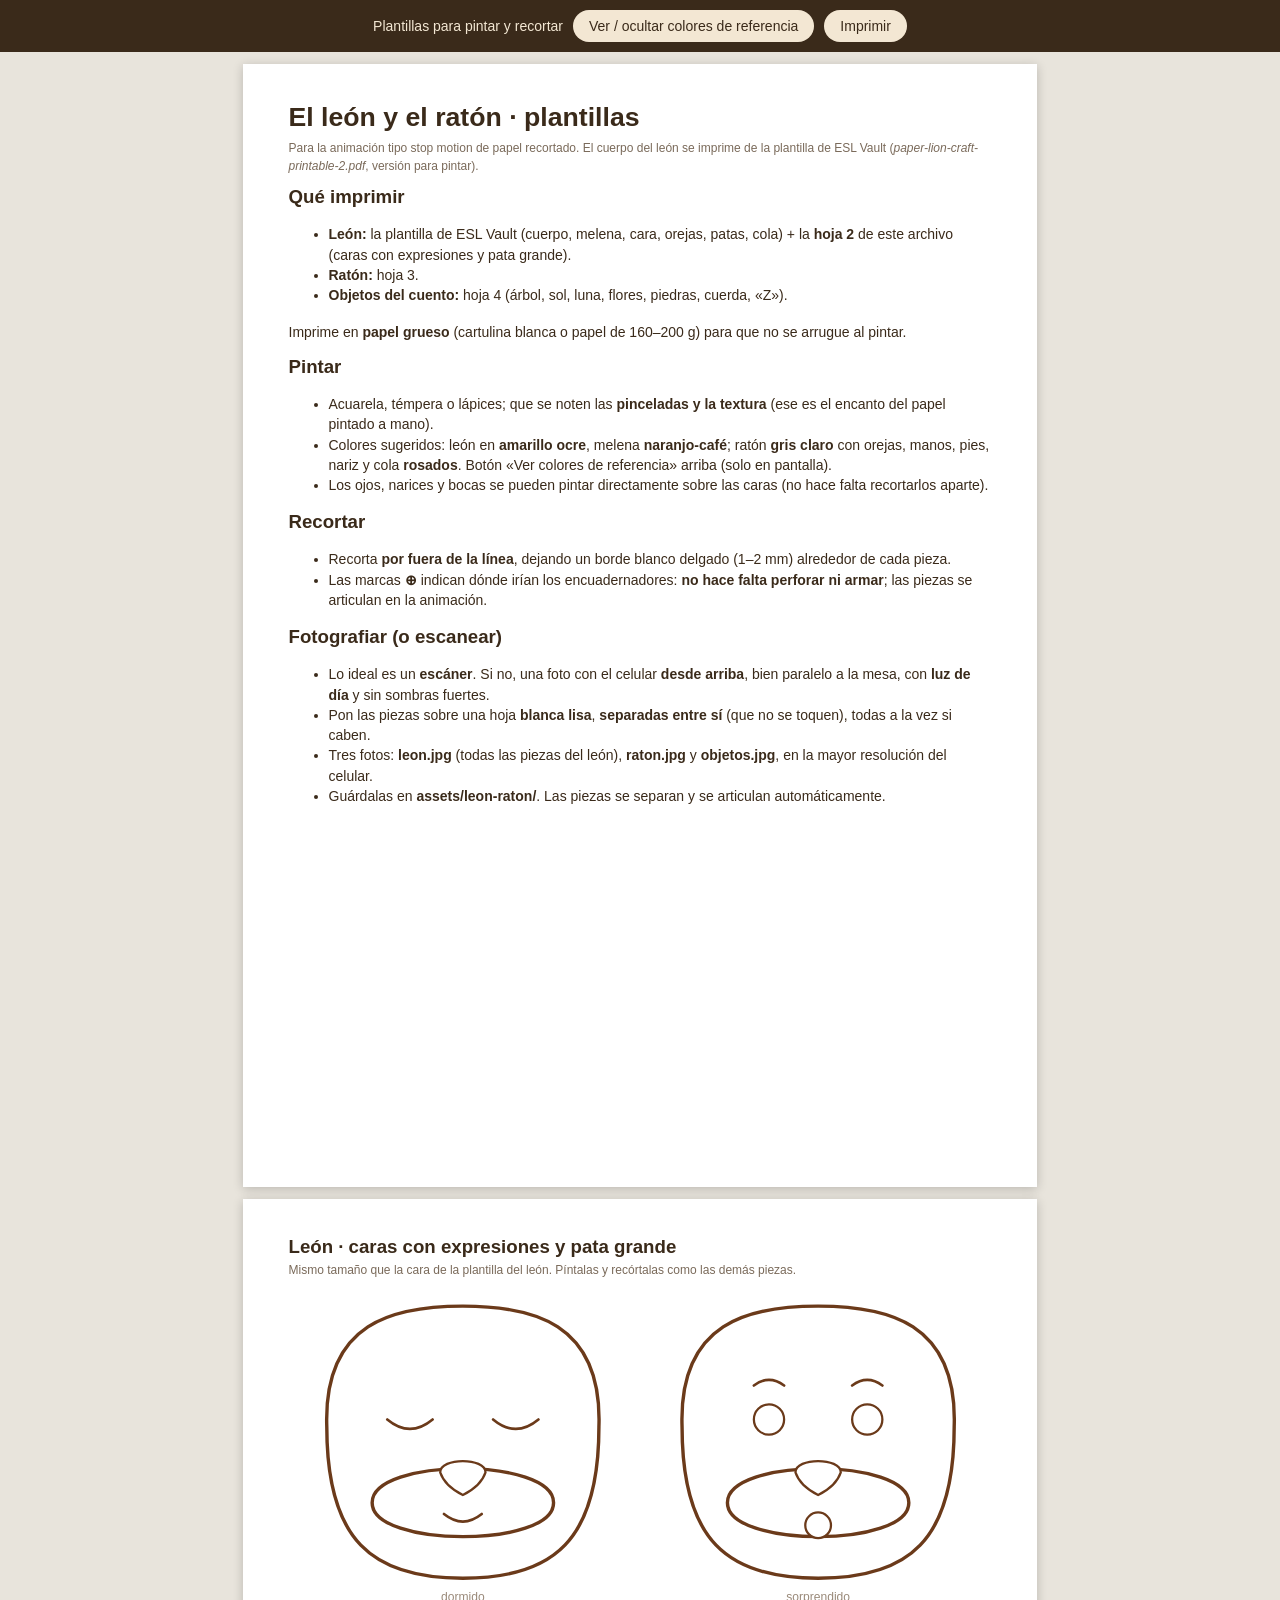
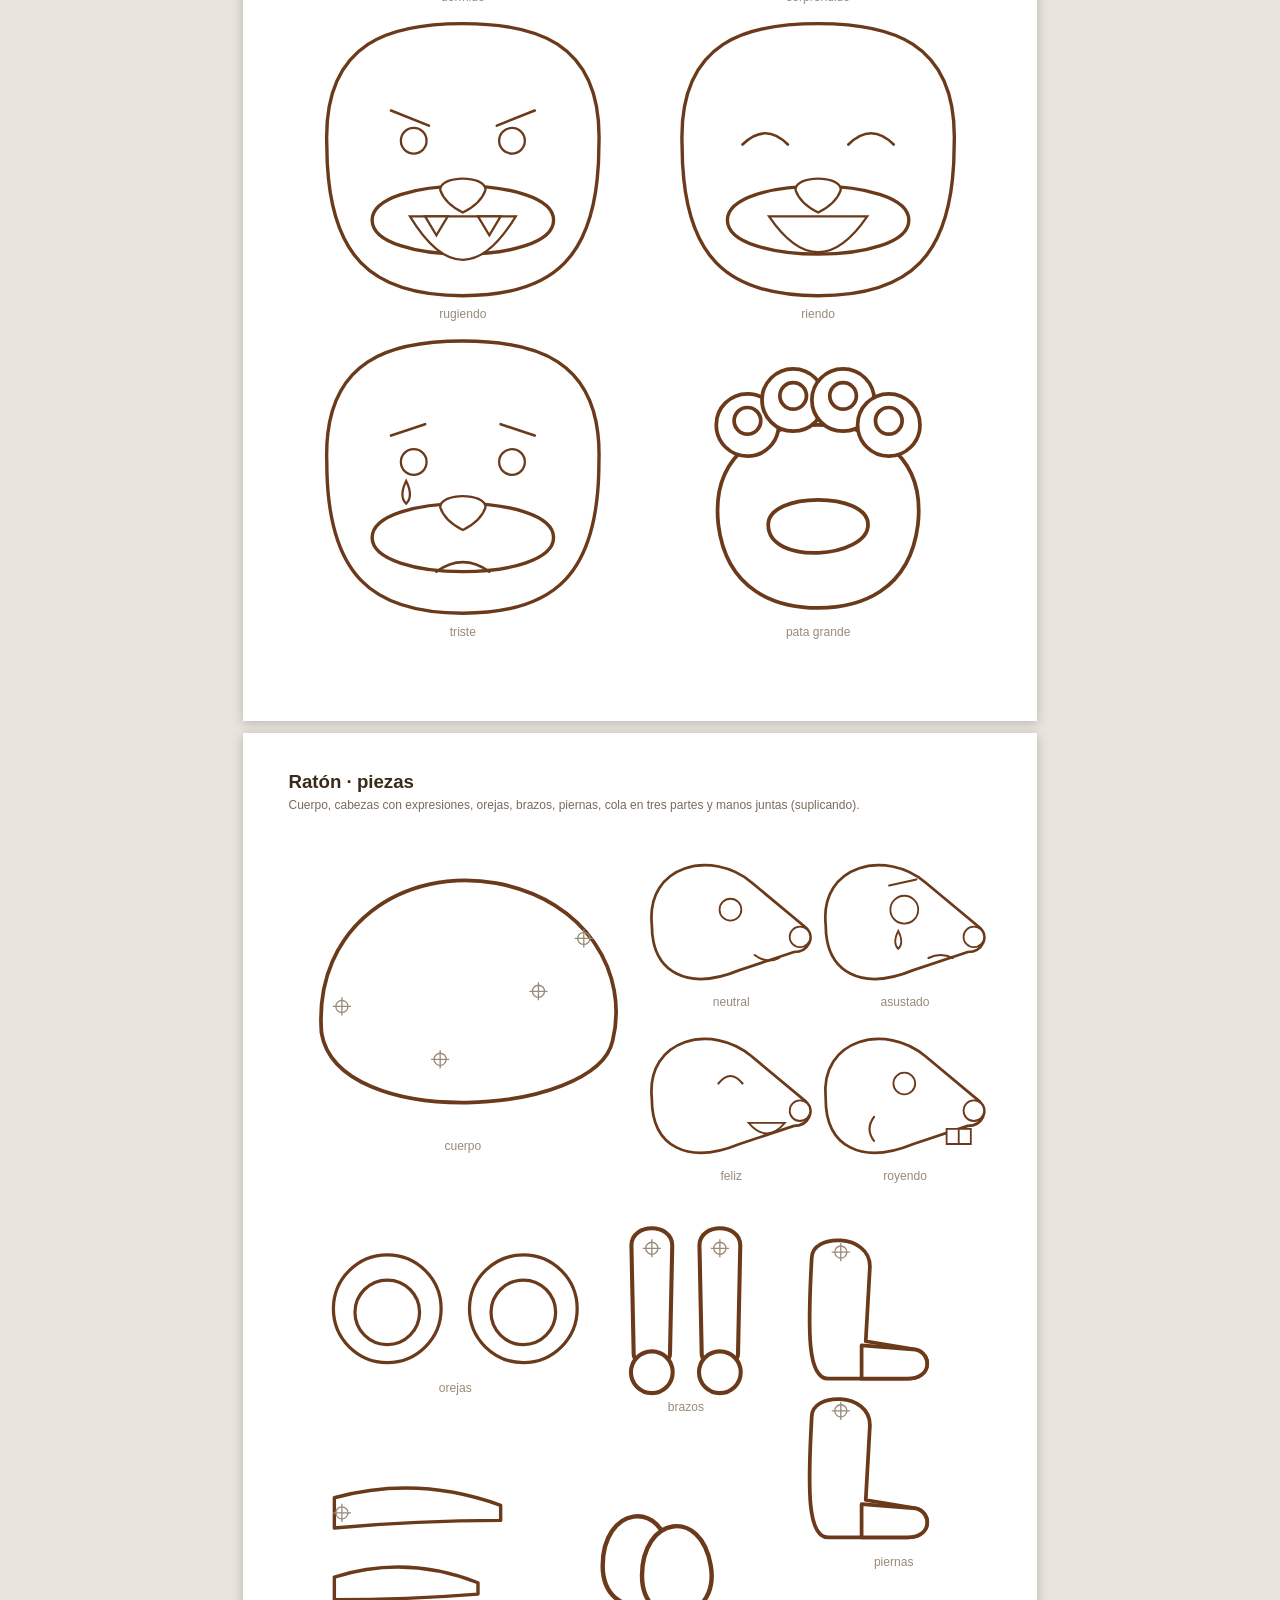
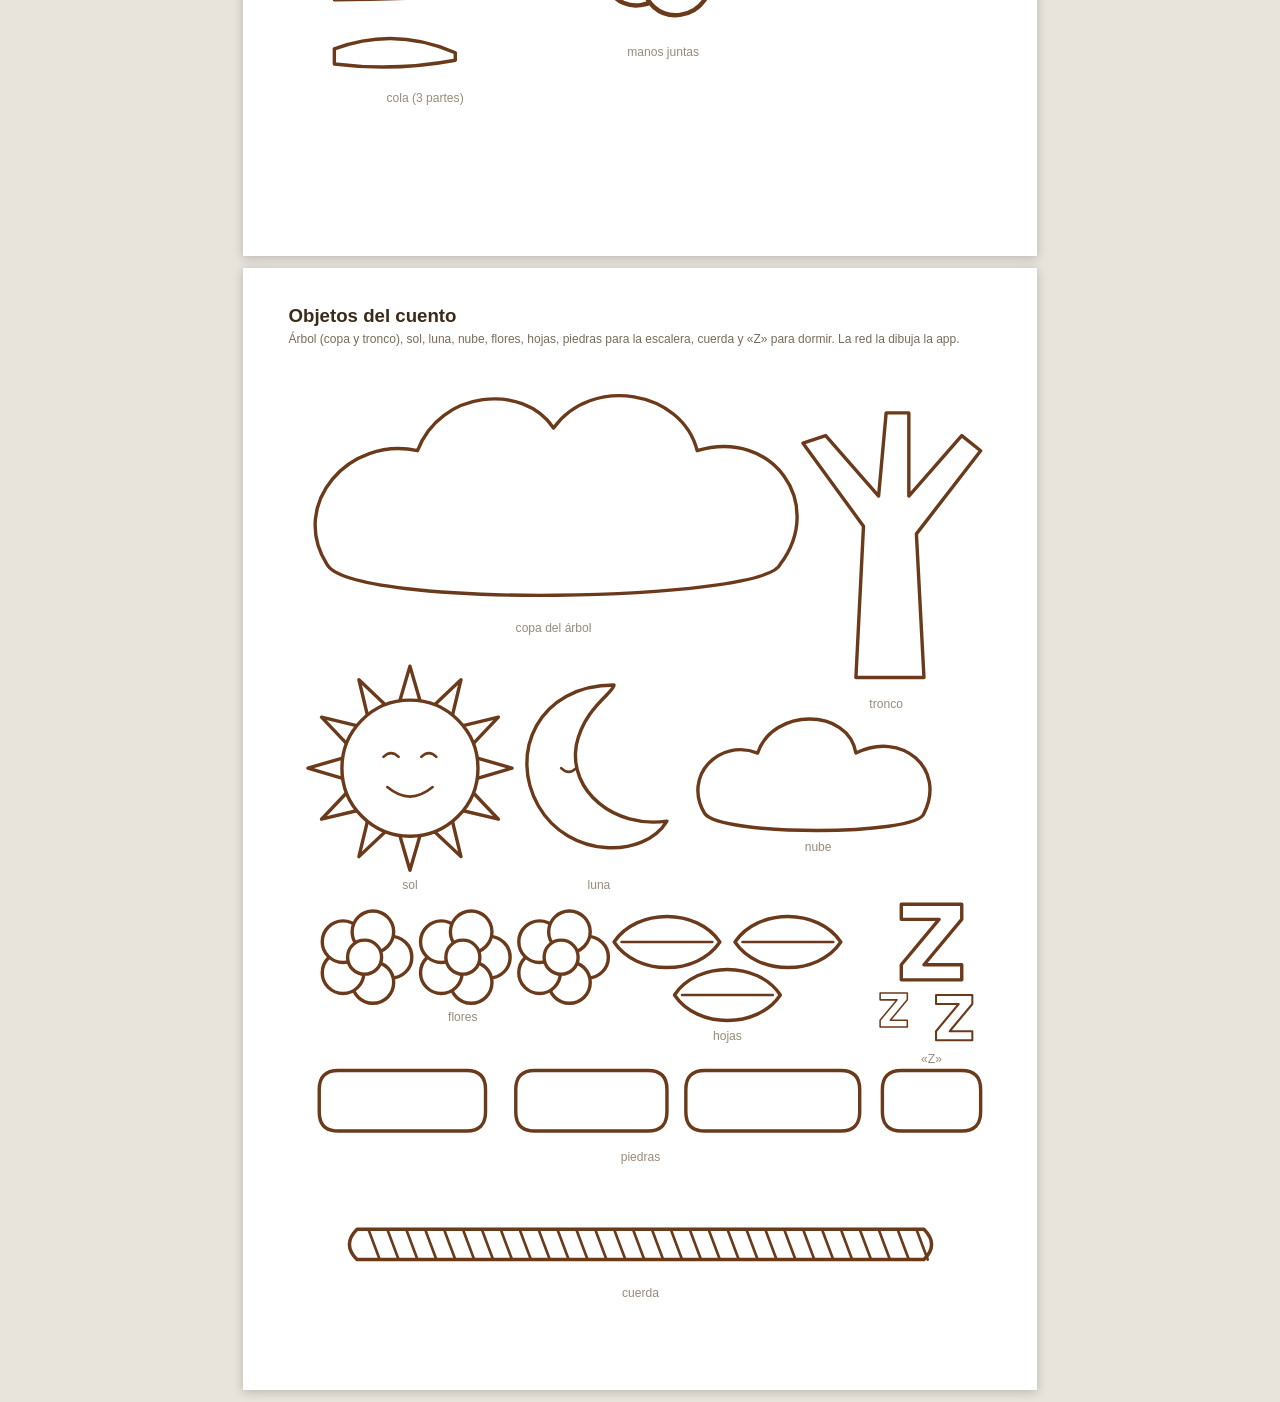
<file: Antecedentes/plantillas/plantillas-leon-raton.html>
<!doctype html>
<html lang="es">
<head>
<meta charset="utf-8">
<meta name="viewport" content="width=device-width, initial-scale=1">
<title>Plantillas · El león y el ratón</title>
<style>
  @page { size: A4; margin: 0; }
  * { box-sizing: border-box; }
  body { margin: 0; background: #e8e4dc; font-family: 'Trebuchet MS', Arial, sans-serif; color: #3a2a1a; }
  .barra { position: sticky; top: 0; z-index: 2; display: flex; gap: 10px; align-items: center; justify-content: center;
           padding: 10px; background: #3a2a1a; color: #f3e7d3; font-size: 14px; }
  .barra button { font: inherit; padding: 8px 16px; border-radius: 999px; border: 0; cursor: pointer; background: #f3e7d3; color: #3a2a1a; }
  .hoja { width: 210mm; height: 297mm; margin: 12px auto; padding: 10mm 12mm; background: #fff;
          box-shadow: 0 2px 10px rgba(0,0,0,.2); position: relative; overflow: hidden; page-break-after: always; break-after: page; }
  .hoja h1 { margin: 0 0 2mm; font-size: 20pt; }
  .hoja h2 { margin: 0 0 1mm; font-size: 14pt; }
  .hoja p, .hoja li { font-size: 10.5pt; line-height: 1.45; }
  .hoja .nota { font-size: 9pt; color: #7a6a5a; margin: 0 0 3mm; }
  .hoja svg { display: block; width: 186mm; height: 255mm; }
  .hoja.texto svg { height: auto; }
  /* piezas: contorno para recortar; en pantalla se puede ver la versión con color de referencia */
  .p { fill: #fff; stroke: #6b3a1a; stroke-width: 0.9; stroke-linejoin: round; }
  .l { fill: none; stroke: #6b3a1a; stroke-width: 0.7; stroke-linecap: round; stroke-linejoin: round; }
  .n { fill: #fff; stroke: #6b3a1a; stroke-width: 0.6; }
  .pin { fill: none; stroke: #9a8a7a; stroke-width: 0.35; }
  .et { font-size: 3.2px; fill: #9a8a7a; font-family: Arial, sans-serif; text-anchor: middle; }
  .color .p, .color .n { fill: var(--c, #fff); }
  .color .n { fill: var(--c, #222); }
  @media print {
    body { background: #fff; }
    .barra { display: none; }
    .hoja { margin: 0; box-shadow: none; }
  }
</style>
</head>
<body>
<div class="barra">
  <span>Plantillas para pintar y recortar</span>
  <button onclick="document.body.classList.toggle('color')">Ver / ocultar colores de referencia</button>
  <button onclick="window.print()">Imprimir</button>
</div>

<!-- ============ Hoja 1: instrucciones ============ -->
<section class="hoja texto">
  <h1>El león y el ratón · plantillas</h1>
  <p class="nota">Para la animación tipo stop motion de papel recortado. El cuerpo del león se imprime de la plantilla de ESL Vault (<i>paper-lion-craft-printable-2.pdf</i>, versión para pintar).</p>
  <h2>Qué imprimir</h2>
  <ul>
    <li><b>León:</b> la plantilla de ESL Vault (cuerpo, melena, cara, orejas, patas, cola) + la <b>hoja 2</b> de este archivo (caras con expresiones y pata grande).</li>
    <li><b>Ratón:</b> hoja 3.</li>
    <li><b>Objetos del cuento:</b> hoja 4 (árbol, sol, luna, flores, piedras, cuerda, «Z»).</li>
  </ul>
  <p>Imprime en <b>papel grueso</b> (cartulina blanca o papel de 160–200 g) para que no se arrugue al pintar.</p>
  <h2>Pintar</h2>
  <ul>
    <li>Acuarela, témpera o lápices; que se noten las <b>pinceladas y la textura</b> (ese es el encanto del papel pintado a mano).</li>
    <li>Colores sugeridos: león en <b>amarillo ocre</b>, melena <b>naranjo-café</b>; ratón <b>gris claro</b> con orejas, manos, pies, nariz y cola <b>rosados</b>. Botón «Ver colores de referencia» arriba (solo en pantalla).</li>
    <li>Los ojos, narices y bocas se pueden pintar directamente sobre las caras (no hace falta recortarlos aparte).</li>
  </ul>
  <h2>Recortar</h2>
  <ul>
    <li>Recorta <b>por fuera de la línea</b>, dejando un borde blanco delgado (1–2 mm) alrededor de cada pieza.</li>
    <li>Las marcas <b>⊕</b> indican dónde irían los encuadernadores: <b>no hace falta perforar ni armar</b>; las piezas se articulan en la animación.</li>
  </ul>
  <h2>Fotografiar (o escanear)</h2>
  <ul>
    <li>Lo ideal es un <b>escáner</b>. Si no, una foto con el celular <b>desde arriba</b>, bien paralelo a la mesa, con <b>luz de día</b> y sin sombras fuertes.</li>
    <li>Pon las piezas sobre una hoja <b>blanca lisa</b>, <b>separadas entre sí</b> (que no se toquen), todas a la vez si caben.</li>
    <li>Tres fotos: <b>leon.jpg</b> (todas las piezas del león), <b>raton.jpg</b> y <b>objetos.jpg</b>, en la mayor resolución del celular.</li>
    <li>Guárdalas en <b>assets/leon-raton/</b>. Las piezas se separan y se articulan automáticamente.</li>
  </ul>
</section>

<!-- ============ Hoja 2: león, caras y pata ============ -->
<section class="hoja">
  <h2>León · caras con expresiones y pata grande</h2>
  <p class="nota">Mismo tamaño que la cara de la plantilla del león. Píntalas y recórtalas como las demás piezas.</p>
  <svg viewBox="0 0 186 255" id="hoja-leon"></svg>
</section>

<!-- ============ Hoja 3: ratón ============ -->
<section class="hoja">
  <h2>Ratón · piezas</h2>
  <p class="nota">Cuerpo, cabezas con expresiones, orejas, brazos, piernas, cola en tres partes y manos juntas (suplicando).</p>
  <svg viewBox="0 0 186 255" id="hoja-raton"></svg>
</section>

<!-- ============ Hoja 4: objetos ============ -->
<section class="hoja">
  <h2>Objetos del cuento</h2>
  <p class="nota">Árbol (copa y tronco), sol, luna, nube, flores, hojas, piedras para la escalera, cuerda y «Z» para dormir. La red la dibuja la app.</p>
  <svg viewBox="0 0 186 255" id="hoja-objetos"></svg>
</section>

<script>
  // Dibujo de las piezas (unidades en milímetros)
  const P = (d, c, t = '') => `<path class="p" d="${d}" style="--c:${c}" ${t}/>`;
  const L = (d) => `<path class="l" d="${d}"/>`;
  const N = (d, c = '#222') => `<path class="n" d="${d}" style="--c:${c}"/>`;
  const circ = (cx, cy, r) => `M${cx - r},${cy} a${r},${r} 0 1,0 ${2 * r},0 a${r},${r} 0 1,0 ${-2 * r},0 Z`;
  const pin = (x, y) => `<circle class="pin" cx="${x}" cy="${y}" r="1.6"/><path class="pin" d="M${x - 2.4},${y} H${x + 2.4} M${x},${y - 2.4} V${y + 2.4}"/>`;
  const etiqueta = (x, y, t) => `<text class="et" x="${x}" y="${y}">${t}</text>`;
  const g = (x, y, s, contenido) => `<g transform="translate(${x} ${y}) scale(${s})">${contenido}</g>`;

  const AMARILLO = '#F5B000', NARANJO = '#C4661A', CREMA = '#FFF7EA', ROSA = '#EBA0A0', GRIS = '#BDB4AA', GRIS2 = '#A49A8F';

  // ---------- León: cara base (como la de la plantilla) ----------
  const CARA = 'M-36,-6 C-37,-34 -18,-38 0,-38 C18,-38 37,-34 36,-6 C36,24 24,34 0,34 C-24,34 -36,24 -36,-6 Z';
  const HOCICO = 'M-24,14 C-24,2 24,2 24,14 C24,26 -24,26 -24,14 Z';
  const NARIZ = 'M-6,6 C-6,2 6,2 6,6 C5,9 2,11 0,12 C-2,11 -5,9 -6,6 Z';
  const cara = (rasgos) => P(CARA, AMARILLO) + P(HOCICO, CREMA) + N(NARIZ) + rasgos;
  const ojo = (x, y, r = 3.4) => N(circ(x, y, r));
  const CARAS = [
    ['dormido', L('M-20,-8 q6,5 12,0 M8,-8 q6,5 12,0') + L('M-5,17 q5,4 10,0')],
    ['sorprendido', ojo(-13, -8, 4) + ojo(13, -8, 4) + L('M-17,-17 q4,-3 8,0 M9,-17 q4,-3 8,0') + N(circ(0, 20, 3.4), '#7a2a2a')],
    ['rugiendo', ojo(-13, -7) + ojo(13, -7) + L('M-19,-15 l10,4 M19,-15 l-10,4') +
      N('M-14,13 Q0,36 14,13 Z', '#8a2a2a') + `<path class="n" style="--c:#fff" d="M-10,13 l3,5 l3,-5 Z M4,13 l3,5 l3,-5 Z"/>`],
    ['riendo', L('M-20,-6 q6,-6 12,0 M8,-6 q6,-6 12,0') + N('M-13,13 Q0,32 13,13 Z', '#8a2a2a')],
    ['triste', ojo(-13, -6) + ojo(13, -6) + L('M-19,-13 l9,-3 M19,-13 l-9,-3') + L('M-7,23 q7,-5 14,0') +
      `<path class="n" style="--c:#9ad0f0" d="M-15,-1 q-2,4 0,6 q2,-2 0,-6 Z"/>`],
  ];
  // pata grande vista desde arriba (para atrapar al ratón): palma + 4 dedos
  const PATA = P('M-24,6 C-26,-12 -12,-18 0,-18 C12,-18 26,-12 24,6 C22,22 10,26 0,26 C-10,26 -22,22 -24,6 Z', AMARILLO) +
    [[-17, -18], [-6, -24], [6, -24], [17, -18]].map(([x, y]) => P(circ(x, y, 7.5), AMARILLO)).join('') +
    P('M-12,6 C-12,-2 12,-2 12,6 C12,14 -12,16 -12,6 Z', CREMA) +
    [[-17, -19], [-6, -25], [6, -25], [17, -19]].map(([x, y]) => P(circ(x, y, 3.2), CREMA)).join('');

  let leon = '';
  CARAS.forEach(([nombre, rasgos], k) => {
    const x = 46 + (k % 2) * 94, y = 42 + Math.floor(k / 2) * 84;
    leon += g(x, y, 1.0, cara(rasgos)) + etiqueta(x, y + 40, nombre);
  });
  leon += g(140, 214, 1.1, PATA) + etiqueta(140, 250, 'pata grande');
  document.getElementById('hoja-leon').innerHTML = leon;

  // ---------- Ratón ----------
  const CUERPO = 'M-34,10 C-36,-16 -14,-30 8,-26 C30,-22 40,-4 36,12 C32,30 -30,34 -34,10 Z';
  const CABEZA = 'M-20,-2 C-22,-22 0,-27 13,-16 L31,-1 C34,2 32,7 27,7 L9,13 C-8,20 -20,14 -20,-2 Z';
  const cabezaRaton = (rasgos) => P(CABEZA, GRIS) + N(circ(29, 2, 3.4), ROSA) + rasgos;
  const ojoR = (r = 3.6) => N(circ(6, -7, r));
  const CABEZAS = [
    ['neutral', ojoR() + L('M14,8 q4,3 8,1')],
    ['asustado', ojoR(4.6) + L('M1,-15 l9,-2') + L('M14,9 q4,-2 8,0') + `<path class="n" style="--c:#9ad0f0" d="M4,0 q-2,4 0,6 q2,-2 0,-6 Z"/>`],
    ['feliz', L('M2,-7 q4,-5 8,0') + N('M12,6 q6,7 12,0 Z', '#8a2a2a')],
    ['royendo', ojoR() + `<path class="n" style="--c:#fff" d="M20,8 h4 v5 h-4 Z M24,8 h4 v5 h-4 Z"/>` + L('M-4,4 q-3,4 0,8')],
  ];
  const OREJA = P(circ(0, 0, 15), GRIS) + P(circ(0, 1, 9), ROSA);
  const BRAZO = P('M-4.5,-14 C-4.5,-19 4.5,-19 4.5,-14 L4,10 C4,13 -4,13 -4,10 Z', GRIS) + P(circ(0, 14, 4.6), ROSA);
  const PIERNA = P('M-7,-14 C-7,-20 7,-20 7,-12 L6,6 L18,8 C22,9 22,15 16,15 L-3,15 C-8,15 -8,4 -7,-14 Z', GRIS) +
    P('M5,7 L18,8 C22,9 22,15 16,15 L5,15 Z', ROSA);
  const COLA = (largo, grosor) => P(`M0,-${grosor} Q${largo / 2},-${grosor + 6} ${largo},-${grosor * 0.5} L${largo},${grosor * 0.5} Q${largo / 2},${6 - grosor} 0,${grosor} Z`, ROSA);
  const MANOS = P('M-10,0 C-10,-12 2,-14 4,-2 C6,10 -10,12 -10,0 Z', ROSA) + P('M-2,2 C-2,-10 10,-12 12,0 C14,12 -2,14 -2,2 Z', ROSA);

  let raton = '';
  // cuerpo con marcas: cuello (cabeza), hombro (brazos), cadera (piernas) y cola
  raton += g(46, 44, 1.1, P(CUERPO, GRIS)) + pin(78, 30) + pin(66, 44) + pin(40, 62) + pin(14, 48) + etiqueta(46, 86, 'cuerpo');
  CABEZAS.forEach(([nombre, rasgos], k) => {
    const x = 112 + (k % 2) * 46, y = 28 + Math.floor(k / 2) * 46;
    raton += g(x, y, 0.8, cabezaRaton(rasgos)) + etiqueta(x + 5, y + 20, nombre);
  });
  raton += g(26, 128, 0.95, OREJA) + g(62, 128, 0.95, OREJA) + etiqueta(44, 150, 'orejas');
  raton += g(96, 128, 1.2, BRAZO) + g(114, 128, 1.2, BRAZO) + pin(96, 112) + pin(114, 112) + etiqueta(105, 155, 'brazos');
  raton += g(146, 130, 1.1, PIERNA) + pin(146, 113) + g(146, 172, 1.1, PIERNA) + pin(146, 155) + etiqueta(160, 196, 'piernas');
  raton += g(12, 182, 1, COLA(44, 4)) + g(12, 202, 1, COLA(38, 3)) + g(12, 220, 1, COLA(32, 2)) +
    pin(14, 182) + etiqueta(36, 232, 'cola (3 partes)');
  raton += g(96, 196, 1.3, MANOS) + etiqueta(99, 220, 'manos juntas');
  document.getElementById('hoja-raton').innerHTML = raton;

  // ---------- Objetos ----------
  const VERDE = '#7FA35A', VERDE2 = '#5E8A45', CAFE = '#8A5A35', CIELO = '#BFE0F2', PIEDRA = '#B9AE9E', OCRE = '#D9B577';
  const COPA = P('M-60,10 C-70,-6 -54,-24 -36,-20 C-30,-36 -8,-38 0,-26 C10,-40 34,-36 38,-20 C58,-26 72,-6 60,10 C56,20 -54,22 -60,10 Z', VERDE);
  const TRONCO = P('M-8,40 L-6,0 L-22,-22 L-16,-24 L-2,-8 L0,-30 L6,-30 L6,-8 L20,-24 L25,-20 L8,2 L10,40 Z', CAFE);
  const SOL = [...Array(12)].map((_, k) => {
    const a = (k * Math.PI) / 6, b = a + 0.18, c = a - 0.18;
    return P(`M${(Math.cos(c) * 17).toFixed(1)},${(Math.sin(c) * 17).toFixed(1)} L${(Math.cos(a) * 27).toFixed(1)},${(Math.sin(a) * 27).toFixed(1)} L${(Math.cos(b) * 17).toFixed(1)},${(Math.sin(b) * 17).toFixed(1)} Z`, '#F5B000');
  }).join('') + P(circ(0, 0, 18), '#F7C531') + L('M-7,-3 q2,-2 4,0 M3,-3 q2,-2 4,0 M-6,5 q6,5 12,0');
  const LUNA = P('M6,-22 C-14,-22 -22,-4 -14,10 C-6,24 14,24 20,14 C6,16 -6,6 -4,-6 C-2,-16 6,-20 6,-22 Z', '#F3E3A0') + L('M-8,0 q2,2 4,0');
  const NUBE = P('M-30,8 C-36,-2 -26,-12 -16,-8 C-12,-20 8,-20 10,-8 C22,-14 34,-4 28,8 C26,14 -26,14 -30,8 Z', '#fff');
  const FLOR = (c) => [0, 72, 144, 216, 288].map((a) => {
    const r = (a * Math.PI) / 180;
    return P(circ(+(Math.cos(r) * 7).toFixed(1), +(Math.sin(r) * 7).toFixed(1), 5.5), c);
  }).join('') + P(circ(0, 0, 4.5), '#F7C531');
  const HOJA = P('M-14,0 C-8,-9 8,-9 14,0 C8,9 -8,9 -14,0 Z', VERDE2) + L('M-12,0 H12');
  const PIEDRA_R = (w, h) => P(`M${-w / 2 + 5},${-h / 2} H${w / 2 - 5} Q${w / 2},${-h / 2} ${w / 2},${-h / 2 + 5} V${h / 2 - 5} Q${w / 2},${h / 2} ${w / 2 - 5},${h / 2} H${-w / 2 + 5} Q${-w / 2},${h / 2} ${-w / 2},${h / 2 - 5} V${-h / 2 + 5} Q${-w / 2},${-h / 2} ${-w / 2 + 5},${-h / 2} Z`, PIEDRA);
  const CUERDA = P('M0,-4 H150 Q154,0 150,4 H0 Q-4,0 0,-4 Z', OCRE) + L([...Array(30)].map((_, k) => `M${3 + k * 5},-4 l3,8`).join(' '));
  const ZETA = P('M-8,-10 H8 V-6 L-2,6 H8 V10 H-8 V6 L2,-6 H-8 Z', '#fff');

  let obj = '';
  obj += g(70, 44, 1, COPA) + etiqueta(70, 72, 'copa del árbol');
  obj += g(158, 44, 1, TRONCO) + etiqueta(158, 92, 'tronco');
  obj += g(32, 108, 1, SOL) + etiqueta(32, 140, 'sol');
  obj += g(80, 108, 1, LUNA) + etiqueta(82, 140, 'luna');
  obj += g(140, 112, 1, NUBE) + etiqueta(140, 130, 'nube');
  obj += g(20, 158, 1, FLOR('#E36F5A')) + g(46, 158, 1, FLOR('#F2A7C3')) + g(72, 158, 1, FLOR('#9DB7E8')) + etiqueta(46, 175, 'flores');
  obj += g(100, 154, 1, HOJA) + g(132, 154, 1, HOJA) + g(116, 168, 1, HOJA) + etiqueta(116, 180, 'hojas');
  obj += g(170, 154, 1, ZETA) + g(176, 174, 0.6, ZETA) + g(160, 172, 0.45, ZETA) + etiqueta(170, 186, '«Z»');
  obj += g(30, 196, 1, PIEDRA_R(44, 16)) + g(80, 196, 1, PIEDRA_R(40, 16)) + g(128, 196, 1, PIEDRA_R(46, 16)) + g(170, 196, 1, PIEDRA_R(26, 16)) + etiqueta(93, 212, 'piedras');
  obj += g(18, 234, 1, CUERDA) + etiqueta(93, 248, 'cuerda');
  document.getElementById('hoja-objetos').innerHTML = obj;
</script>
</body>
</html>
</file>
<file: css/styles.css>
:root {
  --fondo: #000;
  --texto: #ecebe6;
  --tenue: #6b6b6b;
  --linea: #2a2a2a;
  --dificil: #ffc857;
  --bien: #6fd08c;
  --repasar: #ff9e7a;
  --actual: #1c1c1c;
}

* { box-sizing: border-box; }

html, body {
  margin: 0;
  min-height: 100%;
  background: var(--fondo);
  color: var(--texto);
  font-family: 'Lexend', system-ui, -apple-system, sans-serif;
  -webkit-text-size-adjust: 100%;
  -webkit-tap-highlight-color: transparent;
  touch-action: manipulation;
  user-select: none;
  -webkit-user-select: none;
}

body {
  display: flex;
  flex-direction: column;
  min-height: 100vh;
  min-height: 100dvh;
}

/* ---------- Etapas ---------- */
.pasos {
  display: flex;
  justify-content: center;
  gap: 28px;
  padding: calc(20px + env(safe-area-inset-top)) 16px 0;
  font-size: 13px;
  font-weight: 300;
  letter-spacing: .1em;
  text-transform: uppercase;
  color: #3a3a3a;
}
.pasos span { display: inline-flex; align-items: center; transition: color .4s; }
.pasos span::before {
  content: attr(data-n);
  display: inline-grid;
  place-items: center;
  width: 22px;
  height: 22px;
  margin-right: 8px;
  border: 1px solid currentColor;
  border-radius: 50%;
  font-size: 11px;
}
.pasos.oculto { visibility: hidden; }
.pasos .hecho { color: #666; }
.pasos .activo { color: var(--texto); }

/* ---------- Vista principal ---------- */
main {
  flex: 1;
  display: flex;
  flex-direction: column;
  justify-content: center;
  width: 100%;
  max-width: 920px;
  margin: 0 auto;
  padding: 24px 32px;
  animation: entrar .5s ease;
}
@keyframes entrar { from { opacity: 0; transform: translateY(8px); } }

.titulo {
  margin: 0 0 8px;
  font-size: 15px;
  font-weight: 300;
  letter-spacing: .14em;
  text-transform: uppercase;
  color: var(--tenue);
}
.indicacion {
  margin: 0 0 28px;
  font-size: 18px;
  font-weight: 300;
  color: #8d8d8d;
}
.indicacion b { color: var(--dificil); font-weight: 600; }

.parrafo {
  margin: 0;
  font-size: clamp(26px, 3.6vw, 40px);
  font-weight: 400;
  line-height: 1.9;
}
.p {
  padding: .05em .1em;
  border-radius: .25em;
  transition: color .3s, background-color .3s, box-shadow .3s;
}

/* Etapa 1: palabras difíciles */
.paso1 .p { cursor: pointer; }
.paso1 .p.dificil { color: var(--dificil); font-weight: 600; }

/* Etapa 3: lectura */
.lectura .p.leida { color: var(--bien); }
.lectura .p.saltada { color: var(--repasar); }
.lectura .p.actual { background: var(--actual); box-shadow: inset 0 -3px 0 var(--texto); }

/* Etapa 3: frases que crecen por bloques */
.frases { text-align: center; }
.frases .parrafo { margin-top: 36px; font-size: clamp(30px, 4.4vw, 48px); line-height: 1.7; }
.bloque { display: inline; }
.bloque.nuevo { animation: aparecer .7s ease; }
@keyframes aparecer { from { opacity: 0; filter: blur(4px); } }
.corte { margin: 0 .35em; font-weight: 300; color: #3a3a3a; }

/* ---------- Etapa 4 en cuentos animados: lectura por escenas ---------- */
.cuento { text-align: center; }
.cuento .parrafo { font-size: clamp(24px, 3.2vw, 36px); line-height: 1.7; }
.escena-cuento svg { display: block; width: 100%; height: min(46vh, 440px); margin: 4px auto 6px; }
.escena-cuento .trazo {
  fill: none;
  stroke: #d4d4d4;
  stroke-width: var(--g, 2);
  stroke-linecap: round;
  stroke-linejoin: round;
  stroke-dasharray: 1 1;
  stroke-dashoffset: 1;
  transition: stroke-dashoffset .9s ease;
}
.escena-cuento .trazo.on { stroke-dashoffset: 0; }
.escena-cuento .trazo.tenue { stroke: #6a6a6a; stroke-width: calc(var(--g, 2) * .75); }
.escena-cuento .trazo.fino { stroke: #9a9a9a; stroke-width: calc(var(--g, 2) * .75); }
.escena-cuento .cuerpo { fill: #000; }
.escena-cuento .aparece { opacity: 0; transition: opacity .8s ease; }
.escena-cuento .aparece.on { opacity: 1; }
.escena-cuento .fantasma { fill: none; stroke: #5a5a5a; stroke-width: 1.2; stroke-dasharray: 3 5; }
.escena-cuento .fantasma.on { opacity: .8; }
.escena-cuento .off { opacity: 0 !important; }
.escena-cuento .rotulo {
  fill: #8f8f8f;
  font-family: 'Lexend', sans-serif;
  font-size: 14px;
  font-weight: 300;
  letter-spacing: .14em;
  text-anchor: middle;
  text-transform: uppercase;
}
.escena-cuento .zeta { fill: #8f8f8f; font-family: 'Lexend', sans-serif; font-size: 15px; font-weight: 300; }
.escena-cuento .estrella, .escena-cuento .puntero { fill: #8a8a8a; }
.escena-cuento .sin-trans, .escena-cuento .sin-trans * { transition: none !important; }
.escena-cuento .final .flota { animation: cuento-flotar 4.5s ease-in-out infinite; animation-delay: var(--f, 0s); transform-box: fill-box; }
.escena-cuento .final .estrella { animation: cuento-titilar 3s ease-in-out infinite; animation-delay: var(--f, 0s); }
@keyframes cuento-flotar { 50% { transform: translateY(-5px); } }
@keyframes cuento-titilar { 50% { opacity: .25; } }
/* mientras suena la voz adulta: karaoke en grises */
.cuento .p.escuchando { color: #6e6e6e; }
.cuento .p.escuchando.dicha { color: #cfcfcf; }
.cuento .p.escuchando.actual { color: #fff; background: none; box-shadow: inset 0 -3px 0 #fff; }

/* ---------- Juegos del cuento: muro (Practicar) y escalera (Frases) ---------- */
.juego { text-align: center; }
.juego svg { display: block; width: 100%; }
.juego-muro svg { max-height: 32vh; margin: 8px auto 12px; }
.juego-escalera svg { height: min(36vh, 360px); margin: 4px auto 6px; }
.juego .parrafo { margin-top: 8px; font-size: clamp(24px, 3.2vw, 36px); line-height: 1.7; }
.juego .suelo { stroke: #2a2a2a; stroke-width: 2; }
.juego .pilar { stroke: #333; stroke-width: 1.5; }
.juego .bloque-svg { stroke: #9a9a9a; stroke-width: 1.5; }
.juego .fantasma rect { fill: none; stroke: #3a3a3a; stroke-width: 1.5; stroke-dasharray: 6 7; }
.juego .frente { stroke: #fff; stroke-linecap: round; }
.juego .pj polyline, .juego .pj circle, .juego .pj path, .juego .pj rect {
  fill: none; stroke: #f2f2f2; stroke-width: 2.4; stroke-linecap: round; stroke-linejoin: round;
}
.juego .pj circle, .juego .pj rect { fill: #000; }
.juego .pj .visor { stroke-width: 1.8; stroke: #bdbdbd; }
.juego .ladrillo rect { stroke: #a8a8a8; stroke-width: 1.5; }
.juego .ladrillo:not(.liso) rect { fill: #000; }
.juego .ladrillo.liso rect { stroke: #6a6a6a; }
.juego .ladrillo text { fill: #e6e6e6; font-family: 'Lexend', sans-serif; font-size: 24px; text-anchor: middle; }
.juego .grieta {
  fill: none; stroke: #d8d8d8; stroke-width: 1.6; stroke-linecap: round; stroke-linejoin: round;
  stroke-dasharray: 1 1; stroke-dashoffset: 1; transition: stroke-dashoffset .28s ease-out;
}
.juego .grieta.on { stroke-dashoffset: 0; }
.juego .golpe { fill: none; stroke: #555; stroke-width: 1.5; transition: fill .3s, stroke .3s; }
.juego .golpe.hecho { fill: #e6e6e6; stroke: #e6e6e6; }
.oracion-juego { color: #6e6e6e; }
.oracion-juego .objetivo { color: #fff; box-shadow: inset 0 -3px 0 #fff; }
/* La palabra late (sube y baja su brillo) mientras espera la lectura */
.juego-muro svg.esperando .ladrillo:not(.liso) text { animation: latido-silaba 1.1s ease-in-out infinite; }
.oracion-juego .objetivo.latiendo { animation: latido-palabra 1.1s ease-in-out infinite; }
@keyframes latido-silaba { 0%, 100% { fill: #8c8c8c; } 50% { fill: #ffffff; } }
@keyframes latido-palabra {
  0%, 100% { color: #9a9a9a; text-shadow: none; }
  50% { color: #ffffff; text-shadow: 0 0 14px rgba(255, 255, 255, .65); }
}
.presentacion .parrafo { font-size: clamp(26px, 3.6vw, 40px); }
.oracion-juego .lograda { color: #fff; font-weight: 600; animation: brillo 1.2s ease; }
@keyframes brillo { 30% { text-shadow: 0 0 18px rgba(255, 255, 255, .7); } }

/* ---------- Estilo griego (El rey Midas): cerámica de figuras negras sobre terracota ---------- */
.griego svg { border-radius: 6px; box-shadow: 0 0 0 3px #1E1410, 0 0 0 4px #3a2a1f; }
.griego.juego-muro svg { max-height: 30vh; }
/* el marco se ajusta al dibujo (sin franjas a los lados) */
.griego.juego-escalera svg, .escena-griega svg { width: auto; max-width: 100%; margin-left: auto; margin-right: auto; }
.griego .crack {
  fill: none; stroke: #1E1410; stroke-width: 3.5; stroke-linejoin: round; stroke-linecap: round;
  transition: stroke-dashoffset .28s ease-out, opacity .4s;
}
/* la palabra de la banda late mientras espera la lectura */
.griego svg.esperando .palabra-banda { animation: latido-griego 1.1s ease-in-out infinite; }
@keyframes latido-griego { 0%, 100% { fill: #1E1410; } 50% { fill: #FFF3D6; } }
.griego .fantasma rect { fill: none; stroke: #1E1410; stroke-width: 2; stroke-dasharray: 7 7; }
/* escenas de jarrón: las figuras aparecen, el oro se enciende */
/* stop motion de papel: el diorama con esquinas suaves, como una caja de cartón iluminada */
.papel.juego svg { width: auto; max-width: 100%; margin-left: auto; margin-right: auto; border-radius: 14px; background: #CFE4EA; }
.papel.juego-muro svg { max-height: 30vh; }
/* las sílabas de la cuerda laten mientras el ratón espera */
.papel svg.esperando .silaba-papel { animation: latido-papel 1.1s ease-in-out infinite; }
@keyframes latido-papel { 0%, 100% { fill: #3a2410; } 50% { fill: #D9534F; } }
.escena-papel svg { width: auto; max-width: 100%; margin-left: auto; margin-right: auto; border-radius: 14px; background: #CFE4EA; }
.escena-griega .surge { opacity: 0; transform: translateY(8px); transition: opacity .8s ease, transform .8s ease; }
.escena-griega .surge.on { opacity: 1; transform: none; }
.escena-griega .dora { transition: fill 1.1s ease; }
.escena-griega .dora.on { fill: #E8B53A; }
.escena-griega .dora-linea { transition: stroke 1.1s ease; }
.escena-griega .dora-linea.on { stroke: #E8B53A; }
.escena-griega .trazo.crema { stroke: #F3DDB3; stroke-width: 2; }
.escena-griega .final .atenua-final { opacity: .35 !important; transition: opacity 1.6s ease; }

/* ---------- Etapa 2: práctica ---------- */
.practica { text-align: center; }
.progreso {
  margin: 0;
  font-size: 15px;
  font-weight: 300;
  letter-spacing: .1em;
  text-transform: uppercase;
  color: var(--tenue);
}
.palabra-grande {
  margin: 36px 0 10px;
  font-size: clamp(56px, 10vw, 120px);
  font-weight: 600;
  color: var(--dificil);
  transition: color .3s, transform .3s;
}
.palabra-grande.bien { color: var(--bien); transform: scale(1.06); }
.silabas {
  font-size: clamp(24px, 3.5vw, 38px);
  font-weight: 300;
  letter-spacing: .05em;
  color: #8a8a8a;
}
.silabas i { font-style: normal; color: #3d3d3d; margin: 0 .3em; }
.mensaje {
  min-height: 1.5em;
  margin-top: 44px;
  font-size: 20px;
  font-weight: 300;
  color: var(--tenue);
}
.mensaje.bien { color: var(--bien); }
.barra {
  display: flex;
  justify-content: center;
  gap: 8px;
  margin-top: 18px;
}
.barra span { width: 8px; height: 8px; border-radius: 50%; background: #262626; transition: background .3s; }
.barra span.hecho { background: var(--bien); }
.barra span.ahora { background: var(--texto); }

/* ---------- Pantallas de transición y resultados ---------- */
.centro { text-align: center; }
.grande { margin: 0 0 16px; font-size: clamp(34px, 5vw, 52px); font-weight: 600; }
.sub { margin: 0; font-size: 20px; font-weight: 300; color: #8d8d8d; }

.cifras {
  display: flex;
  justify-content: center;
  flex-wrap: wrap;
  gap: 24px 56px;
  margin-top: 36px;
}
.cifra strong { display: block; font-size: 56px; font-weight: 600; }
.cifra span { font-size: 13px; letter-spacing: .1em; text-transform: uppercase; color: var(--tenue); }

.repasar { margin-top: 44px; }
.repasar p { margin: 0 0 12px; font-size: 15px; letter-spacing: .1em; text-transform: uppercase; color: var(--tenue); }
.chip {
  display: inline-block;
  margin: 6px;
  padding: 8px 18px;
  border: 1px solid var(--linea);
  border-radius: 999px;
  font-size: 22px;
  color: var(--repasar);
}

/* ---------- Inicio: elegir texto ---------- */
.inicio .grande { margin-bottom: 32px; }
.tarjetas {
  display: grid;
  grid-template-columns: repeat(auto-fill, minmax(260px, 1fr));
  gap: 16px;
}
.tarjeta {
  position: relative;
  display: flex;
  flex-direction: column;
  gap: 10px;
  padding: 22px 24px;
  border: 1px solid #1f1f1f;
  border-radius: 18px;
  background: #0b0b0b;
  cursor: pointer;
  transition: border-color .2s, transform .1s;
}
.tarjeta:active { transform: scale(.98); border-color: #444; }
/* cuentos con animación: tarjeta en tono violeta, para distinguirlos de las lecturas simples */
.tarjeta.animada { border-color: #4a4a50; background: #222226; }
.tarjeta.animada:active { border-color: #6a6a72; }
.tarjeta.animada .vista-previa { color: #8e8e96; }
.tarjeta.animada .meta { color: #6e6e76; }
.tarjeta strong { padding-right: 28px; font-size: 22px; font-weight: 600; }
.vista-previa { font-size: 15px; font-weight: 300; line-height: 1.5; color: #7a7a7a; }
.meta { font-size: 12px; letter-spacing: .1em; text-transform: uppercase; color: #4d4d4d; }
.borrar {
  position: absolute;
  top: 12px;
  right: 12px;
  display: grid;
  place-items: center;
  width: 36px;
  height: 36px;
  border-radius: 50%;
  font-size: 14px;
  color: #555;
}
.borrar:active { background: #1a1a1a; color: var(--repasar); }

/* ---------- Formulario ---------- */
.campo { display: block; margin-bottom: 22px; }
.campo span {
  display: block;
  margin-bottom: 8px;
  font-size: 13px;
  letter-spacing: .1em;
  text-transform: uppercase;
  color: var(--tenue);
}
input, textarea {
  width: 100%;
  padding: 14px 16px;
  border: 1px solid var(--linea);
  border-radius: 14px;
  background: #0b0b0b;
  color: var(--texto);
  font: inherit;
  font-size: 20px;
  user-select: text;
  -webkit-user-select: text;
}
textarea { min-height: 220px; line-height: 1.6; resize: vertical; }
input:focus, textarea:focus { outline: none; border-color: #555; }
.contador { margin: 0; font-size: 15px; color: var(--tenue); }
.contador.error { color: var(--repasar); }

/* ---------- Historial ---------- */
.historial .cifras { justify-content: flex-start; margin-top: 12px; }
.tabla { width: 100%; margin-top: 36px; border-collapse: collapse; font-size: 17px; }
.tabla th {
  padding: 8px 10px;
  border-bottom: 1px solid #222;
  font-size: 12px;
  font-weight: 300;
  letter-spacing: .1em;
  text-align: left;
  text-transform: uppercase;
  color: var(--tenue);
}
.tabla td { padding: 14px 10px; border-bottom: 1px solid #151515; }
.tabla .num { text-align: right; font-variant-numeric: tabular-nums; }
.nota { margin-top: 28px; font-size: 14px; font-weight: 300; color: #555; }

/* ---------- Botones ---------- */
footer {
  display: flex;
  justify-content: center;
  flex-wrap: wrap;
  gap: 14px;
  min-height: 90px;
  padding: 16px 16px calc(28px + env(safe-area-inset-bottom));
}
button {
  padding: 16px 32px;
  border: 1px solid #333;
  border-radius: 999px;
  background: transparent;
  color: var(--texto);
  font: inherit;
  font-size: 19px;
  cursor: pointer;
  transition: transform .1s, opacity .2s;
}
button.primario { background: var(--texto); border-color: var(--texto); color: #000; font-weight: 600; }
button:active { transform: scale(.97); }
button:disabled { opacity: .3; cursor: default; transform: none; }

/* ---------- Micrófono y avisos ---------- */
.mic {
  position: fixed;
  top: calc(24px + env(safe-area-inset-top));
  right: 24px;
  width: 12px;
  height: 12px;
  border-radius: 50%;
  background: #e5484d;
  animation: latido 1.6s infinite;
}
@keyframes latido {
  0%, 100% { box-shadow: 0 0 0 0 rgba(229, 72, 77, .5); }
  50% { box-shadow: 0 0 0 10px rgba(229, 72, 77, 0); }
}

.aviso {
  position: fixed;
  left: 16px;
  right: 16px;
  bottom: calc(120px + env(safe-area-inset-bottom));
  text-align: center;
  font-size: 17px;
  color: #aaa;
}
.aviso button { margin-top: 10px; }

@media (max-width: 600px) {
  main { padding: 16px; }
  .pasos { gap: 14px; }
  .cifras { gap: 20px 32px; }
}
</file>
